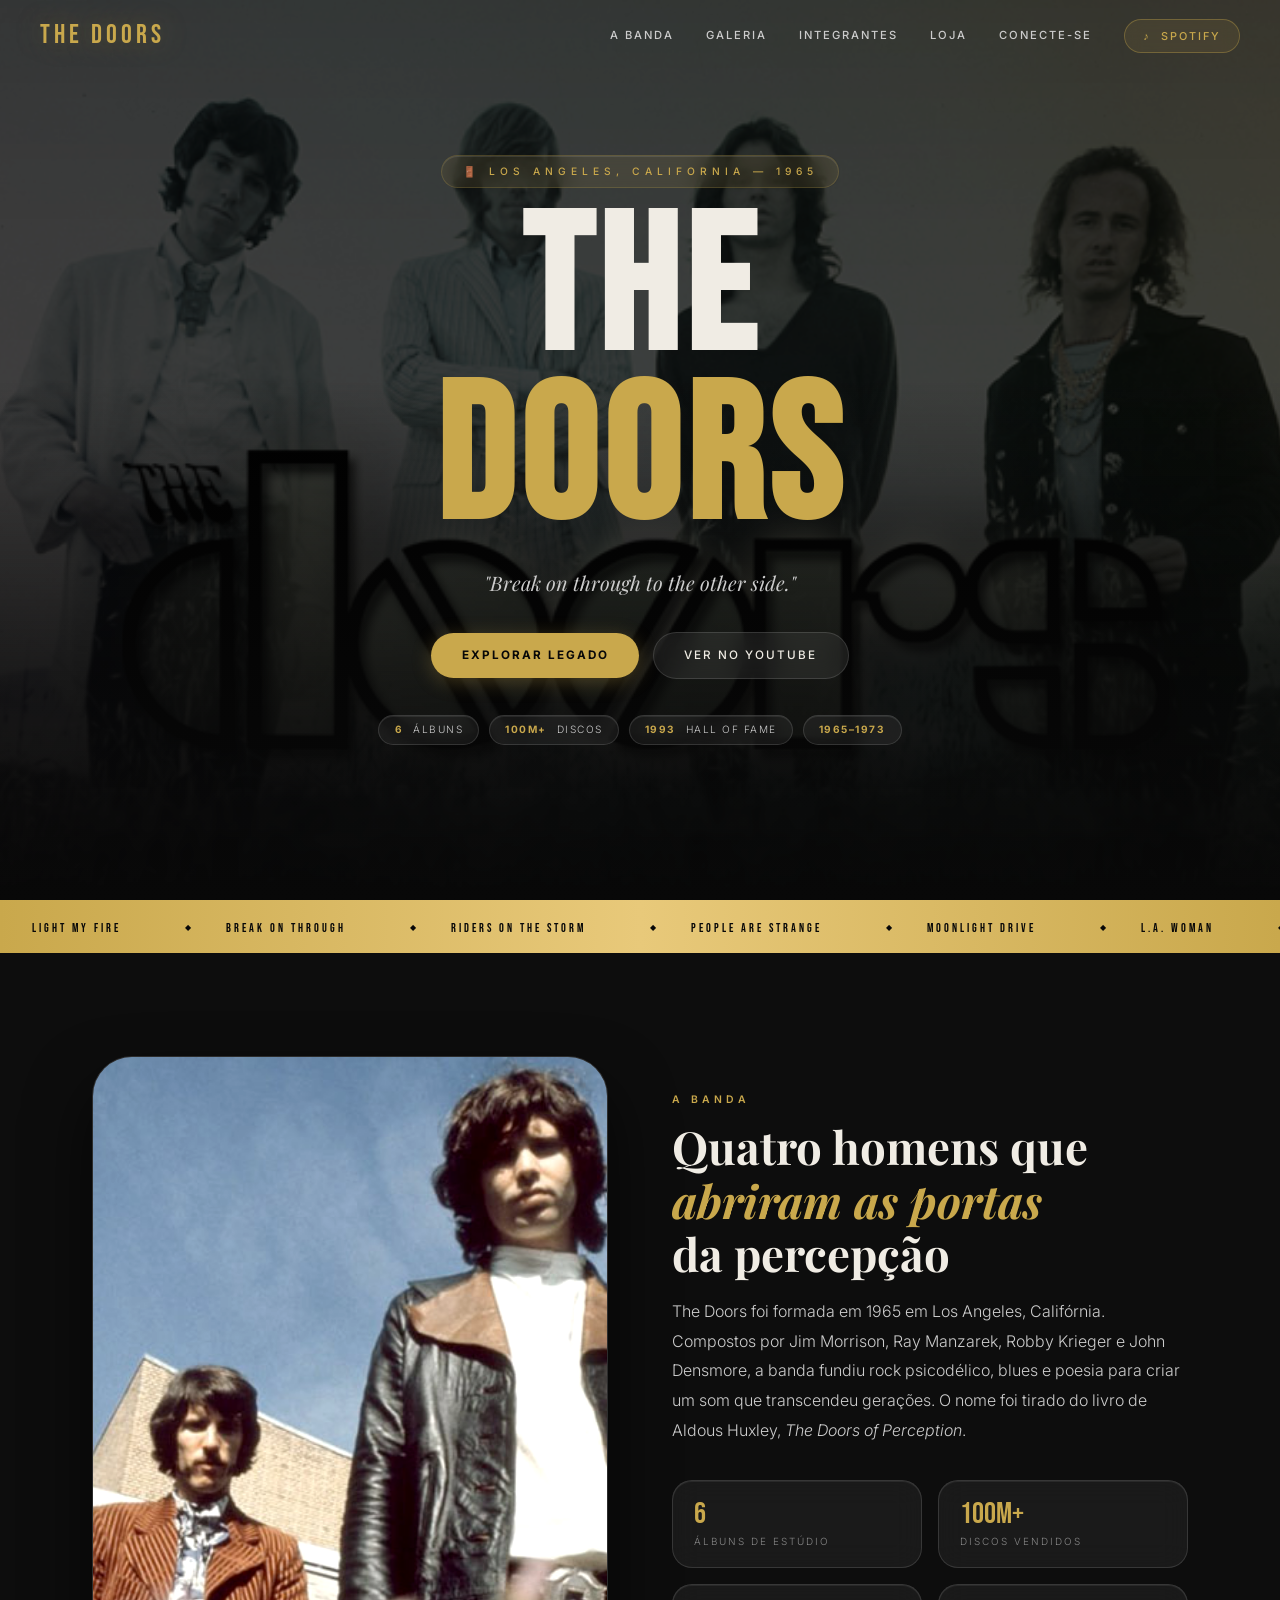
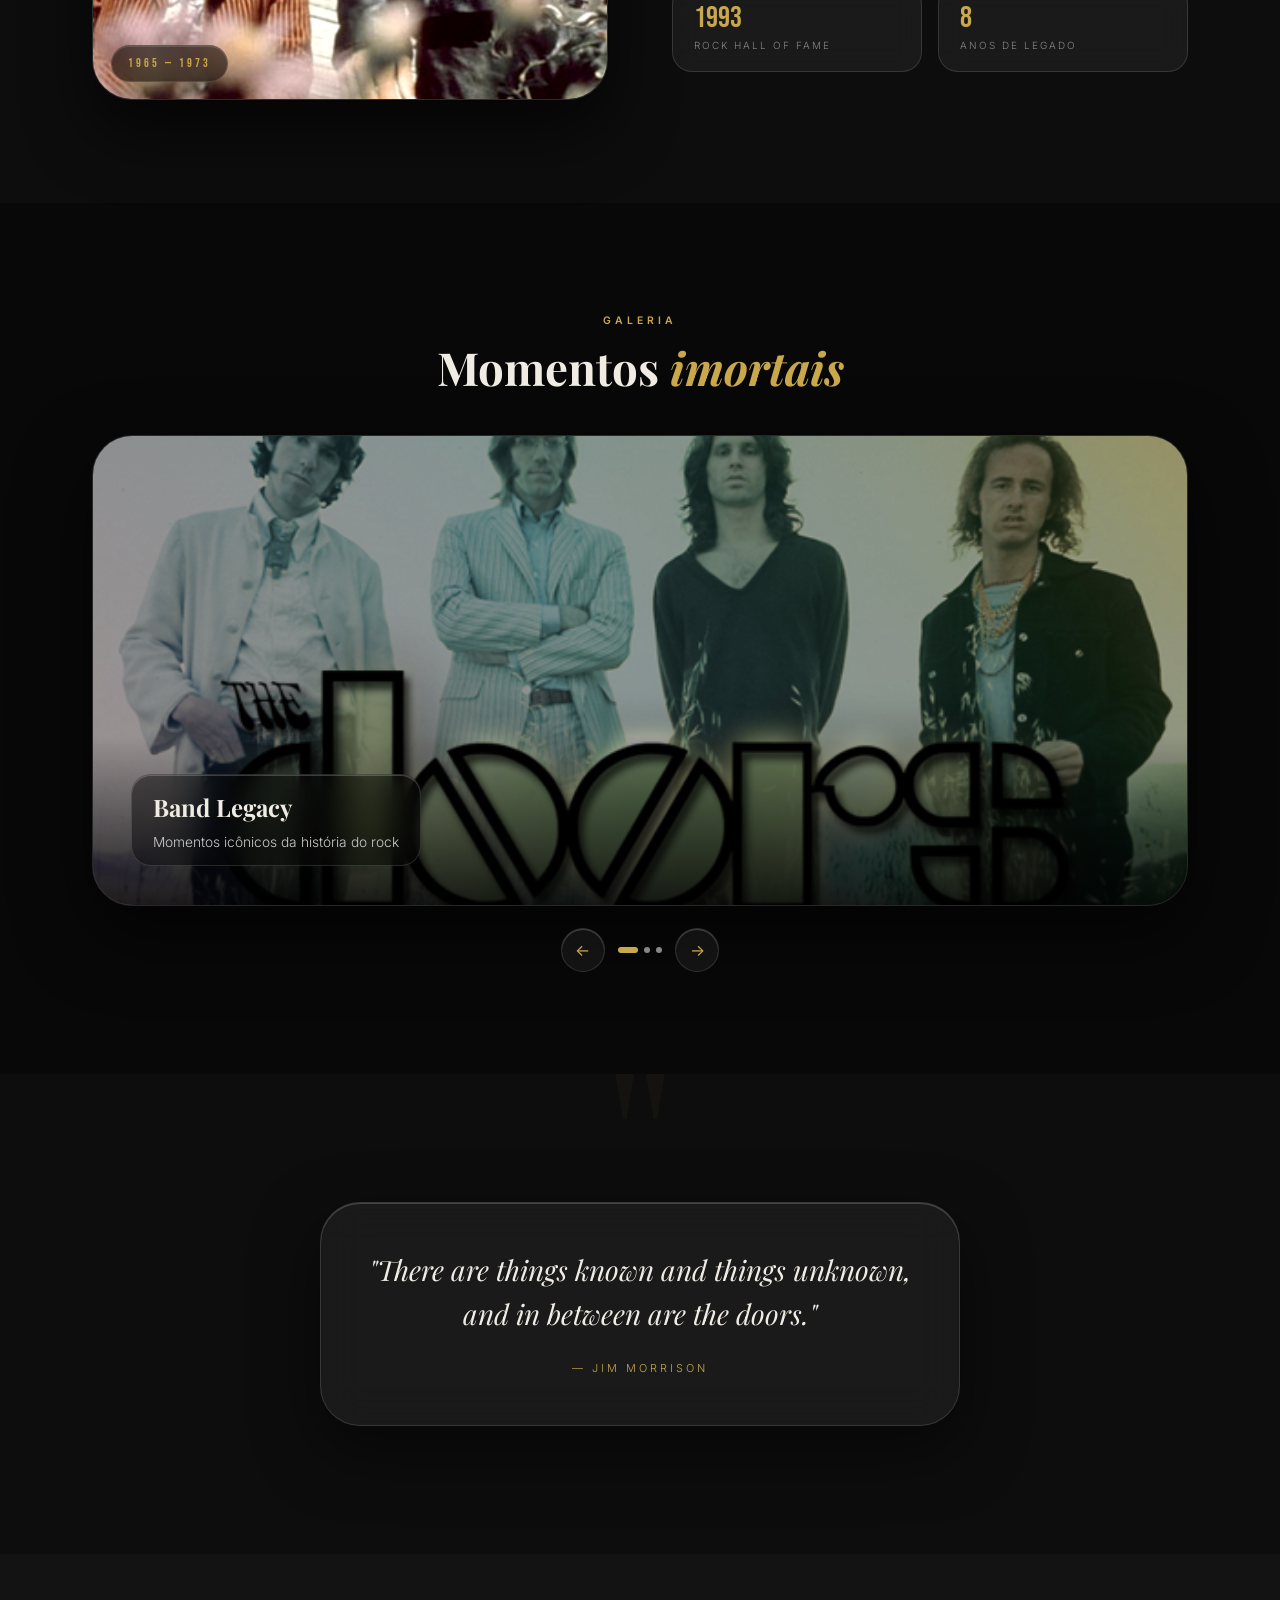
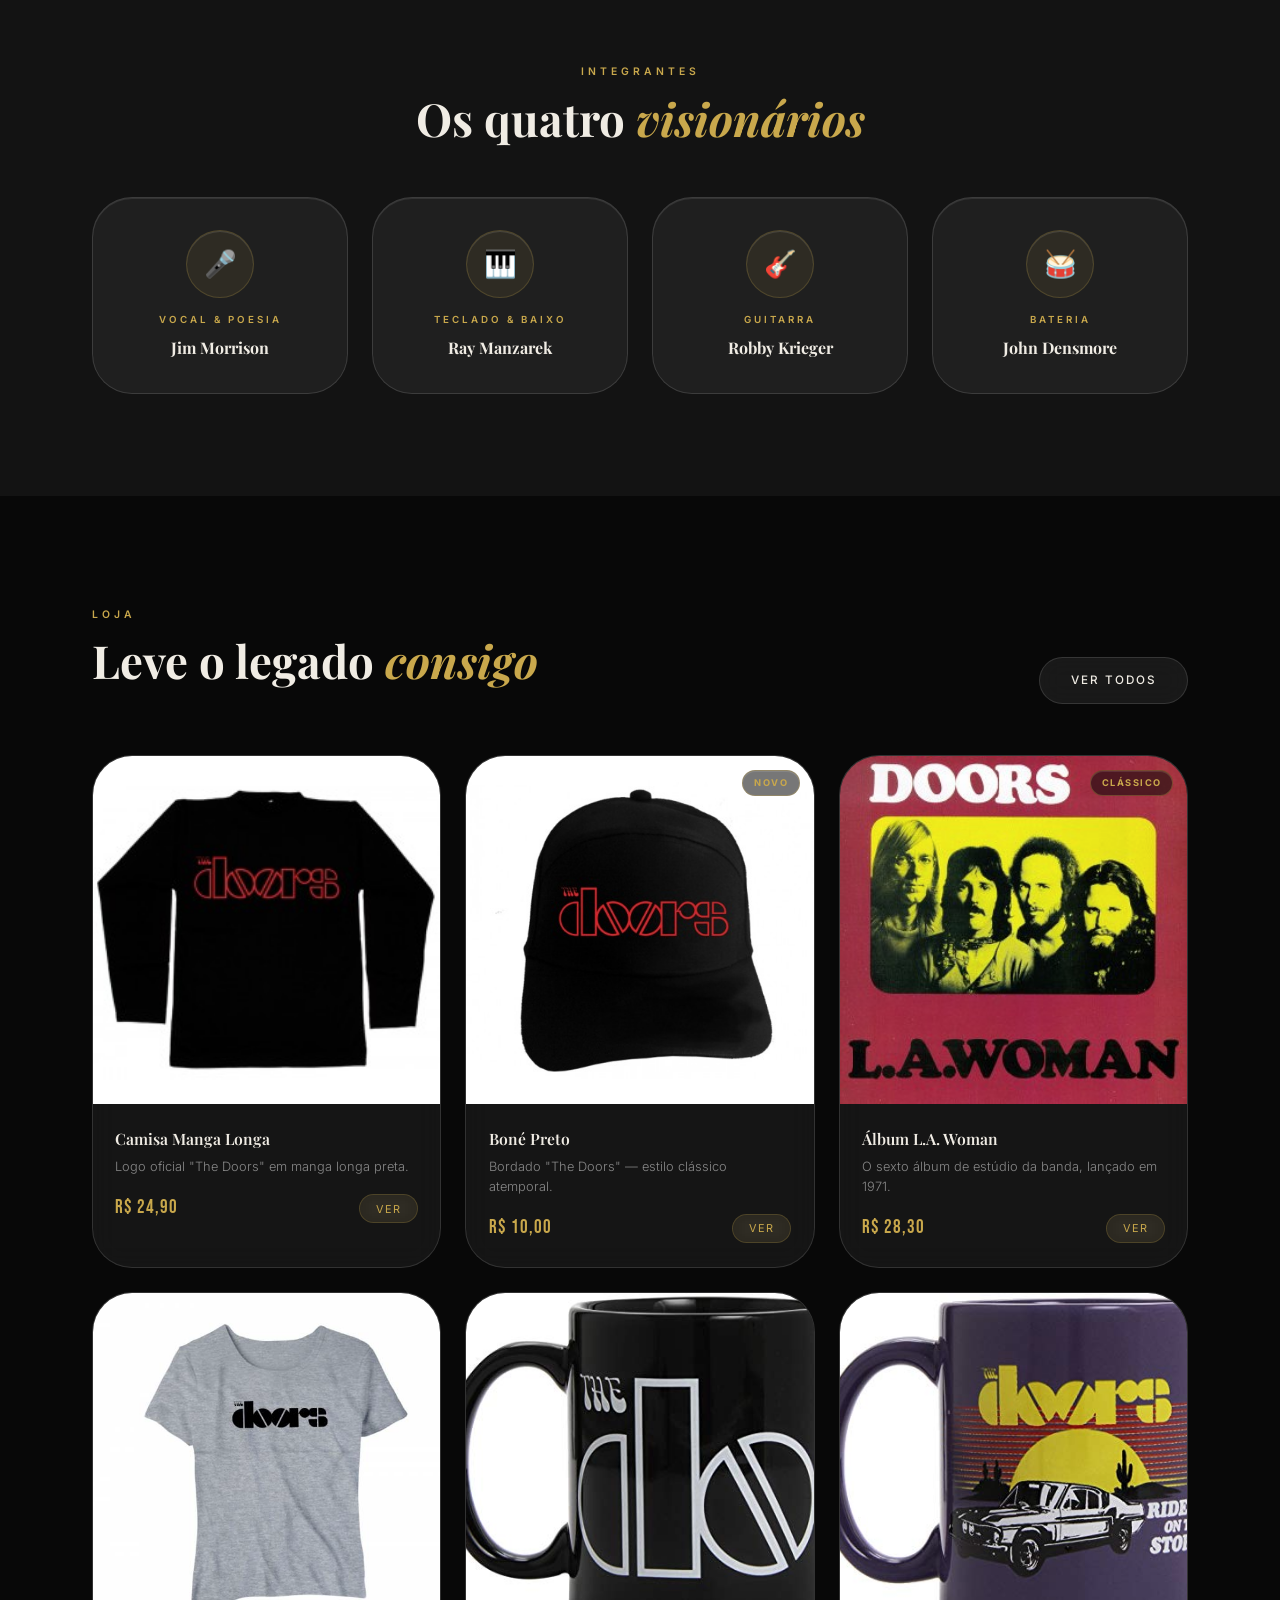
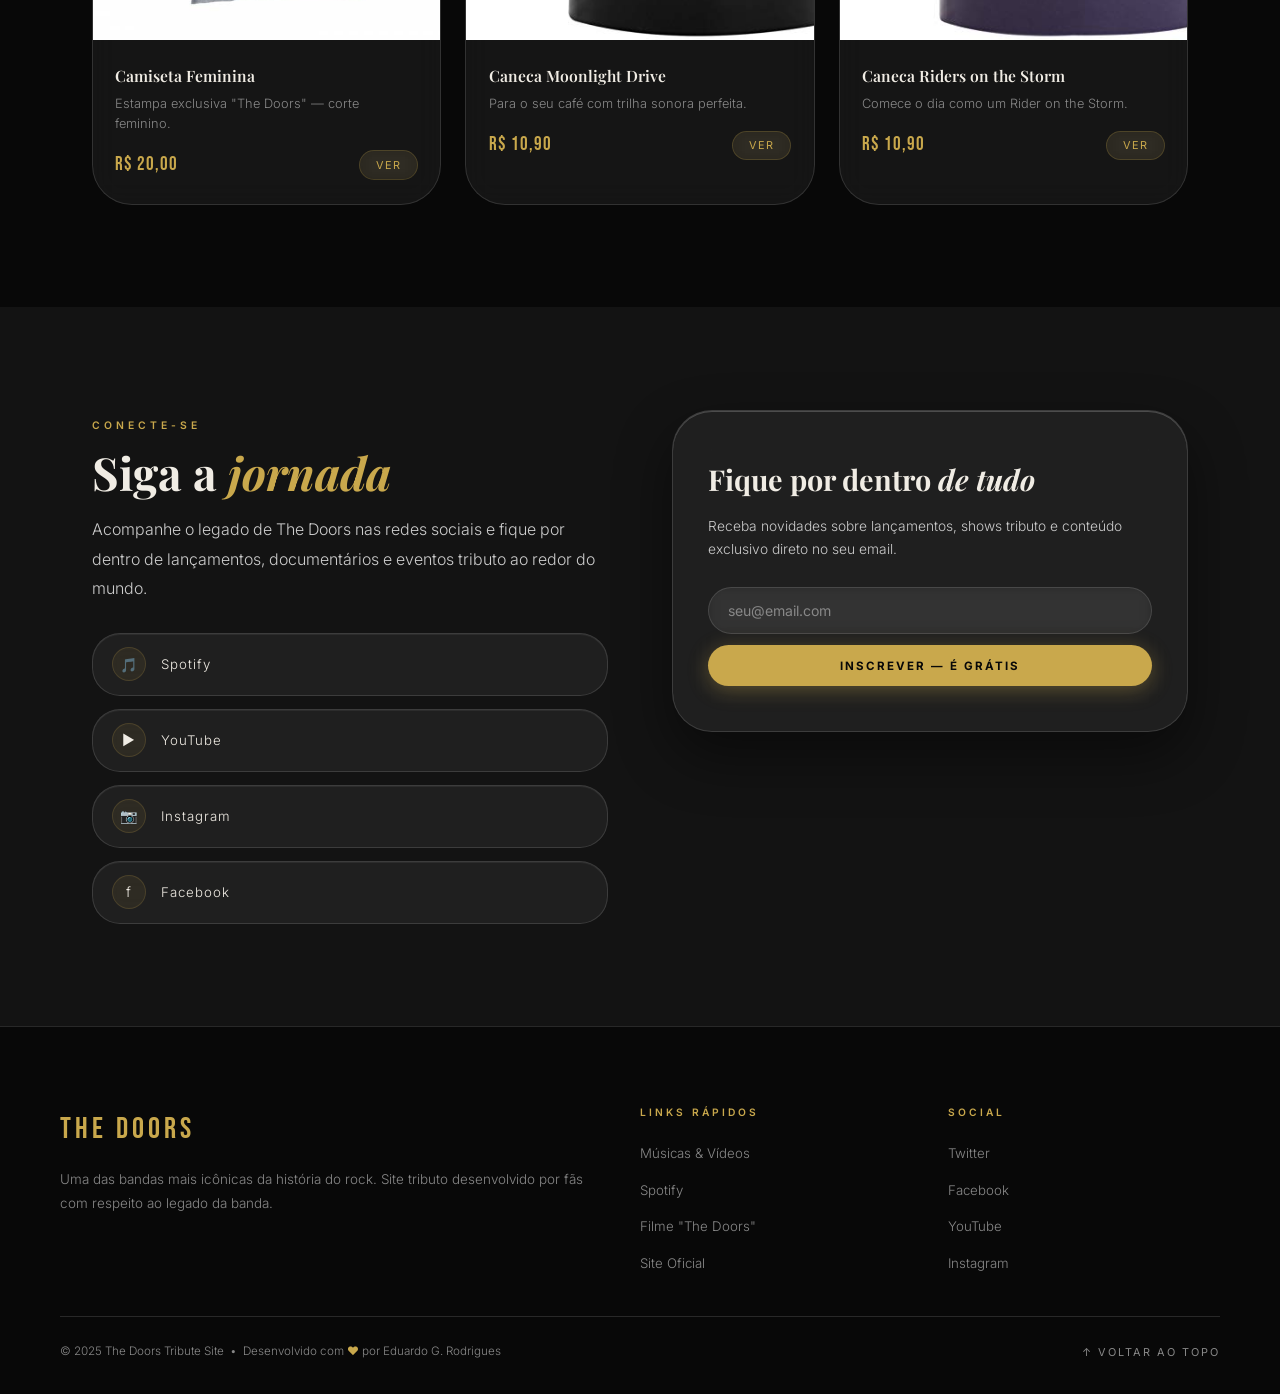
<file: index.html>
<!DOCTYPE html>
<html lang="pt-br">
<head>
  <meta charset="UTF-8">
  <meta name="viewport" content="width=device-width, initial-scale=1.0">
  <meta name="description" content="Site tributo a The Doors — a banda que abriu as portas da percepção.">
  <meta name="author" content="Eduardo G. Rodrigues">
  <title>The Doors — Break On Through</title>
  <link rel="icon" href="imgs/cropped-escape-rooms-adventure-favicon.png">
  <link rel="preconnect" href="https://fonts.googleapis.com">
  <link rel="preconnect" href="https://fonts.gstatic.com" crossorigin>
  <link href="https://fonts.googleapis.com/css2?family=Playfair+Display:ital,wght@0,700;0,900;1,400;1,700&family=Inter:wght@300;400;500;600&family=Bebas+Neue&display=swap" rel="stylesheet">

  <style>
    /* ============================================================
       TOKENS
    ============================================================ */
    *, *::before, *::after { margin: 0; padding: 0; box-sizing: border-box; }

    :root {
      --black:        #080808;
      --dark:         #0d0d0d;
      --dark-mid:     #131313;
      --gold:         #c9a84c;
      --gold-lt:      #e8c97a;
      --gold-dim:     rgba(201,168,76,.12);
      --white:        #f0ece4;
      --gray:         #888;
      --gray-lt:      #ccc;

      /* glass recipe */
      --g-bg:         rgba(255,255,255,.055);
      --g-border:     rgba(255,255,255,.13);
      --g-shine:      rgba(255,255,255,.20);
      --g-blur:       blur(20px) saturate(160%);

      /* radii */
      --r-xs:   8px;
      --r-sm:   14px;
      --r-md:   20px;
      --r-lg:   28px;
      --r-xl:   40px;
      --r-pill: 999px;

      /* layout */
      --nav-h:  72px;
      --max-w:  1160px;

      --f-display: 'Bebas Neue', sans-serif;
      --f-serif:   'Playfair Display', serif;
      --f-body:    'Inter', sans-serif;
    }

    html { scroll-behavior: smooth; scroll-padding-top: var(--nav-h); }

    body {
      background: var(--black);
      color: var(--white);
      font-family: var(--f-body);
      font-weight: 300;
      line-height: 1.7;
      overflow-x: hidden;
    }

    img  { display: block; max-width: 100%; height: auto; }
    a    { color: inherit; text-decoration: none; }
    ul   { list-style: none; }
    button { font-family: var(--f-body); cursor: pointer; }

    ::-webkit-scrollbar       { width: 5px; }
    ::-webkit-scrollbar-track { background: var(--black); }
    ::-webkit-scrollbar-thumb { background: var(--gold); border-radius: var(--r-pill); }

    /* ============================================================
       GLASS UTILITY
    ============================================================ */
    .glass {
      background: var(--g-bg);
      backdrop-filter: var(--g-blur);
      -webkit-backdrop-filter: var(--g-blur);
      border: 1px solid var(--g-border);
      box-shadow: inset 0 1px 0 var(--g-shine), 0 8px 32px rgba(0,0,0,.35);
    }

    /* ============================================================
       LAYOUT
    ============================================================ */
    .wrap {
      width: 100%;
      max-width: var(--max-w);
      margin-inline: auto;
      padding-inline: clamp(1rem, 4vw, 2rem);
    }

    section { padding-block: clamp(4rem, 8vw, 7rem); }

    .section-label {
      display: inline-block;
      font-size: .65rem;
      font-weight: 600;
      letter-spacing: 4px;
      text-transform: uppercase;
      color: var(--gold);
      margin-bottom: .7rem;
    }

    .section-title {
      font-family: var(--f-serif);
      font-size: clamp(1.65rem, 4vw, 2.85rem);
      font-weight: 700;
      line-height: 1.18;
      color: var(--white);
      margin-bottom: 1rem;
    }
    .section-title em { font-style: italic; color: var(--gold); }

    .section-text {
      font-size: clamp(.87rem, 1.6vw, 1rem);
      color: var(--gray-lt);
      line-height: 1.85;
    }

    /* ============================================================
       BUTTONS
    ============================================================ */
    .btn-gold {
      display: inline-flex; align-items: center; gap: .45rem;
      padding: .8rem 1.9rem;
      background: var(--gold);
      color: var(--black);
      font-size: .73rem; font-weight: 700; letter-spacing: 2px;
      text-transform: uppercase;
      border: none; border-radius: var(--r-pill);
      transition: background .25s, transform .2s, box-shadow .25s;
      box-shadow: 0 4px 20px rgba(201,168,76,.3);
      white-space: nowrap;
    }
    .btn-gold:hover { background: var(--gold-lt); transform: translateY(-2px); box-shadow: 0 8px 32px rgba(201,168,76,.45); }

    .btn-ghost {
      display: inline-flex; align-items: center; gap: .45rem;
      padding: .8rem 1.9rem;
      background: rgba(255,255,255,.07);
      backdrop-filter: blur(12px); -webkit-backdrop-filter: blur(12px);
      color: var(--white);
      font-size: .73rem; font-weight: 500; letter-spacing: 2px;
      text-transform: uppercase;
      border: 1px solid var(--g-border); border-radius: var(--r-pill);
      transition: background .25s, border-color .25s, color .25s, box-shadow .25s;
      white-space: nowrap;
    }
    .btn-ghost:hover { background: var(--gold-dim); border-color: var(--gold); color: var(--gold); box-shadow: 0 4px 24px rgba(201,168,76,.18); }

    /* ============================================================
       ★ HEADER / NAVBAR — completamente refeita
         • Sempre visível (sticky comportamento)
         • Transparente no topo
         • Glass ao scrollar
         • Logo e navegação responsiva
    ============================================================ */
    .header {
      position: fixed;
      inset-block-start: 0;
      inset-inline: 0;
      z-index: 999;
      height: var(--nav-h);
      transition:
        background .4s ease,
        backdrop-filter .4s ease,
        border-color .4s ease,
        box-shadow .4s ease;
    }

    /* estado scrollado — glass com backdrop */
    .header.is-glass {
      background: rgba(8,8,8,.65);
      backdrop-filter: blur(26px) saturate(180%);
      -webkit-backdrop-filter: blur(26px) saturate(180%);
      border-bottom: 1px solid var(--g-border);
      box-shadow: 0 2px 52px rgba(0,0,0,.6), inset 0 -1px 0 rgba(255,255,255,.04);
    }

    .header-inner {
      height: 100%;
      display: flex;
      align-items: center;
      justify-content: space-between;
      gap: 1rem;
      padding-inline: clamp(1rem, 4vw, 2.5rem);
    }

    /* logo */
    .header-logo {
      font-family: var(--f-display);
      font-size: clamp(1.35rem, 3vw, 1.7rem);
      letter-spacing: 4px;
      color: var(--gold);
      text-shadow: 0 0 28px rgba(201,168,76,.35);
      flex-shrink: 0;
      line-height: 1;
    }

    /* nav links desktop */
    .header-nav {
      display: none;
      align-items: center;
      gap: clamp(1.2rem, 2.5vw, 2.2rem);
    }

    .header-nav a {
      font-size: .7rem; font-weight: 500;
      letter-spacing: 2px; text-transform: uppercase;
      color: var(--gray-lt);
      position: relative; transition: color .25s;
    }
    .header-nav a::after {
      content: '';
      position: absolute; bottom: -4px; left: 0;
      width: 0; height: 1px;
      background: var(--gold); border-radius: var(--r-pill);
      transition: width .3s;
    }
    .header-nav a:hover        { color: var(--gold); }
    .header-nav a:hover::after { width: 100%; }

    /* CTA pill na navbar */
    .header-cta {
      padding: .42rem 1.15rem;
      background: rgba(201,168,76,.1);
      backdrop-filter: blur(8px);
      border: 1px solid rgba(201,168,76,.35);
      border-radius: var(--r-pill);
      color: var(--gold) !important;
      font-size: .68rem !important; letter-spacing: 1.5px;
      transition: background .25s, color .25s, border-color .25s;
      white-space: nowrap;
    }
    .header-cta:hover { background: var(--gold) !important; color: var(--black) !important; border-color: var(--gold) !important; }
    .header-cta::after { display: none !important; }

    /* hamburger */
    .hamburger {
      display: flex; flex-direction: column;
      justify-content: center; align-items: center;
      gap: 5px;
      width: 42px; height: 42px;
      background: rgba(255,255,255,.06);
      backdrop-filter: blur(10px);
      border: 1px solid var(--g-border);
      border-radius: var(--r-md);
      flex-shrink: 0;
      transition: background .25s;
    }
    .hamburger:hover { background: var(--gold-dim); }
    .hamburger span {
      display: block; width: 20px; height: 1.5px;
      background: var(--gold); border-radius: var(--r-pill);
      transition: transform .3s, opacity .3s;
      transform-origin: center;
    }
    .hamburger.open span:nth-child(1) { transform: translateY(6.5px) rotate(45deg); }
    .hamburger.open span:nth-child(2) { opacity: 0; transform: scaleX(0); }
    .hamburger.open span:nth-child(3) { transform: translateY(-6.5px) rotate(-45deg); }

    /* drawer mobile */
    .nav-drawer {
      position: fixed; inset: 0; z-index: 800;
      background: rgba(8,8,8,.92);
      backdrop-filter: blur(30px) saturate(160%);
      -webkit-backdrop-filter: blur(30px) saturate(160%);
      display: flex; flex-direction: column;
      align-items: center; justify-content: center;
      gap: clamp(1.2rem, 3vh, 1.8rem);
      opacity: 0; pointer-events: none;
      transition: opacity .35s;
    }
    .nav-drawer.open { opacity: 1; pointer-events: all; }

    .nav-drawer a {
      font-family: var(--f-display);
      font-size: clamp(1.8rem, 6vw, 2.4rem);
      letter-spacing: 4px; text-transform: uppercase;
      color: var(--white); transition: color .2s;
    }
    .nav-drawer a:hover { color: var(--gold); }

    .drawer-divider {
      width: 40px; height: 1px;
      background: rgba(255,255,255,.15);
      margin: .4rem 0;
    }

    .drawer-cta {
      padding: .6rem 2rem;
      background: var(--gold-dim);
      border: 1px solid rgba(201,168,76,.4) !important;
      border-radius: var(--r-pill);
      color: var(--gold) !important;
      font-family: var(--f-body) !important;
      font-size: .8rem !important;
      letter-spacing: 2px;
    }
    .drawer-cta:hover { background: var(--gold) !important; color: var(--black) !important; }

    /* responsive */
    @media (min-width: 768px) {
      .header-nav { display: flex; }
      .hamburger  { display: none; }
      .nav-drawer { display: none !important; }
    }

    /* ============================================================
       HERO
    ============================================================ */
    .hero {
      position: relative;
      height: 100svh; min-height: 580px;
      display: flex; align-items: center; justify-content: center;
      text-align: center; overflow: hidden;
    }

    .hero-bg {
      position: absolute; inset: 0;
      background: url('imgs/THEDOORS1.png') center/cover no-repeat;
      filter: brightness(.28) saturate(.5);
      will-change: transform;
    }

    .hero-overlay {
      position: absolute; inset: 0;
      background: linear-gradient(
        to bottom,
        rgba(0,0,0,.15) 0%,
        rgba(0,0,0,.05) 42%,
        rgba(8,8,8,.72) 78%,
        var(--black) 100%
      );
    }

    .hero-content {
      position: relative; z-index: 2;
      max-width: 840px;
      padding-inline: clamp(1rem, 5vw, 2rem);
    }

    .hero-eyebrow {
      display: inline-flex; align-items: center; gap: .5rem;
      padding: .42rem 1.3rem;
      background: rgba(201,168,76,.1);
      backdrop-filter: blur(12px); -webkit-backdrop-filter: blur(12px);
      border: 1px solid rgba(201,168,76,.22);
      border-radius: var(--r-pill);
      font-size: .64rem; font-weight: 500; letter-spacing: 5px;
      text-transform: uppercase; color: var(--gold);
      margin-bottom: 1.3rem;
      box-shadow: inset 0 1px 0 rgba(255,255,255,.1);
    }

    .hero-title {
      font-family: var(--f-display);
      font-size: clamp(4.5rem, 20vw, 12rem);
      line-height: .88; letter-spacing: 6px;
      color: var(--white); text-transform: uppercase;
    }
    .hero-title span { display: block; color: var(--gold); }

    .hero-sub {
      font-family: var(--f-serif); font-style: italic;
      font-size: clamp(.9rem, 2.2vw, 1.25rem);
      color: var(--gray-lt); margin: 1.2rem 0 2rem;
    }

    .hero-actions {
      display: flex; flex-wrap: wrap;
      align-items: center; justify-content: center; gap: .85rem;
    }

    /* badges glass */
    .hero-badges {
      display: flex; flex-wrap: wrap;
      justify-content: center; gap: .6rem;
      margin-top: 2.2rem;
    }
    .hero-badge {
      display: inline-flex; align-items: center; gap: .35rem;
      padding: .35rem .95rem;
      background: rgba(255,255,255,.06);
      backdrop-filter: blur(10px); -webkit-backdrop-filter: blur(10px);
      border: 1px solid var(--g-border); border-radius: var(--r-pill);
      font-size: .63rem; letter-spacing: 1.5px;
      text-transform: uppercase; color: var(--gray-lt);
      box-shadow: inset 0 1px 0 rgba(255,255,255,.08);
    }
    .hero-badge strong { color: var(--gold); }

    /* ============================================================
       MARQUEE
    ============================================================ */
    .marquee-strip {
      background: linear-gradient(90deg, var(--gold) 0%, var(--gold-lt) 50%, var(--gold) 100%);
      padding: .82rem 0; overflow: hidden; white-space: nowrap;
    }
    .marquee-track { display: inline-flex; animation: marquee 30s linear infinite; }
    .marquee-track span {
      font-family: var(--f-display); font-size: .78rem;
      letter-spacing: 3px; color: var(--black);
      padding: 0 2rem; text-transform: uppercase;
    }
    .marquee-track span.dot::before {
      content: '◆'; margin-right: 2rem;
      font-size: .48rem; vertical-align: middle;
    }
    @keyframes marquee { from { transform: translateX(0); } to { transform: translateX(-50%); } }

    /* ============================================================
       ABOUT
    ============================================================ */
    .about { background: var(--dark); }

    .about-grid {
      display: grid;
      grid-template-columns: 1fr;
      gap: clamp(2.5rem, 5vw, 5rem);
      align-items: center;
    }
    @media (min-width: 860px) {
      .about-grid { grid-template-columns: 1fr 1fr; }
    }

    /* ★ Imagem: moldura glass + proporção retrato */
    .about-img-wrap { max-width: 460px; margin-inline: auto; width: 100%; }
    @media (min-width: 860px) { .about-img-wrap { max-width: 100%; margin-inline: 0; } }

    .about-img-frame {
      border-radius: var(--r-xl);
      overflow: hidden;
      border: 1px solid var(--g-border);
      box-shadow:
        inset 0 1px 0 var(--g-shine),
        0 32px 64px rgba(0,0,0,.65);
      position: relative;
    }
    .about-img-box {
      width: 100%; aspect-ratio: 4/5; overflow: hidden;
    }
    .about-img-box img {
      width: 100%; height: 100%;
      object-fit: cover; object-position: center top;
      filter: grayscale(22%) contrast(1.08);
      transition: transform .7s ease;
    }
    .about-img-frame:hover .about-img-box img { transform: scale(1.04); }

    /* tag flutuante glass */
    .about-img-tag {
      position: absolute; bottom: 1.1rem; left: 1.1rem;
      padding: .42rem 1rem;
      background: rgba(8,8,8,.58);
      backdrop-filter: blur(14px) saturate(160%);
      -webkit-backdrop-filter: blur(14px) saturate(160%);
      border: 1px solid var(--g-border); border-radius: var(--r-pill);
      font-family: var(--f-display); font-size: .78rem; letter-spacing: 3px;
      color: var(--gold);
      box-shadow: inset 0 1px 0 rgba(255,255,255,.12);
    }

    /* stat cards glass */
    .about-stats {
      display: grid; grid-template-columns: 1fr 1fr;
      gap: 1rem; margin-top: 2.2rem;
    }
    .stat-card {
      padding: 1.1rem 1.3rem;
      background: var(--g-bg);
      backdrop-filter: blur(14px); -webkit-backdrop-filter: blur(14px);
      border: 1px solid var(--g-border); border-radius: var(--r-md);
      box-shadow: inset 0 1px 0 rgba(255,255,255,.07);
      transition: transform .25s, border-color .25s;
    }
    .stat-card:hover { transform: translateY(-3px); border-color: rgba(201,168,76,.3); }
    .stat-num { font-family: var(--f-display); font-size: 1.9rem; color: var(--gold); line-height: 1; }
    .stat-lbl { font-size: .62rem; letter-spacing: 2px; text-transform: uppercase; color: var(--gray); margin-top: .22rem; }

    /* ============================================================
       GALLERY
    ============================================================ */
    .gallery { background: var(--black); }
    .gallery-header { text-align: center; margin-bottom: 2.5rem; }

    /* ★ Container com bordas arredondadas e glass border */
    .gallery-track-wrap {
      overflow: hidden;
      border-radius: var(--r-xl);
      border: 1px solid var(--g-border);
      box-shadow:
        inset 0 1px 0 var(--g-shine),
        0 28px 72px rgba(0,0,0,.65);
    }

    .gallery-track { display: flex; transition: transform .65s cubic-bezier(.77,0,.175,1); }
    .gallery-slide { min-width: 100%; position: relative; overflow: hidden; }

    /* ★ Proporção por breakpoint */
    .gallery-img-box { width: 100%; aspect-ratio: 4/3; overflow: hidden; }
    @media (min-width: 600px)  { .gallery-img-box { aspect-ratio: 16/9; } }
    @media (min-width: 1024px) { .gallery-img-box { aspect-ratio: 21/9; } }

    .gallery-img-box img {
      width: 100%; height: 100%;
      object-fit: cover; object-position: center;
      filter: brightness(.62);
      transition: transform .7s ease;
    }
    .gallery-slide:hover .gallery-img-box img { transform: scale(1.03); }

    /* caption glass */
    .gallery-caption {
      position: absolute; bottom: 0; left: 0; right: 0;
      padding: clamp(1.2rem, 3vw, 2.5rem);
      background: linear-gradient(to top, rgba(0,0,0,.8), transparent);
    }
    .gallery-caption-pill {
      display: inline-block;
      padding: .7rem 1.3rem;
      background: rgba(8,8,8,.48);
      backdrop-filter: blur(14px) saturate(160%);
      -webkit-backdrop-filter: blur(14px) saturate(160%);
      border: 1px solid var(--g-border); border-radius: var(--r-md);
      box-shadow: inset 0 1px 0 var(--g-shine);
    }
    .gallery-caption-pill h3 {
      font-family: var(--f-serif);
      font-size: clamp(.95rem, 2.5vw, 1.5rem); font-weight: 700;
    }
    .gallery-caption-pill p { font-size: clamp(.72rem, 1.5vw, .86rem); color: var(--gray-lt); margin-top: .2rem; }

    /* controls */
    .gallery-controls {
      display: flex; align-items: center; justify-content: center;
      gap: .8rem; margin-top: 1.4rem;
    }
    .gallery-btn {
      width: 44px; height: 44px;
      background: var(--g-bg); backdrop-filter: blur(12px); -webkit-backdrop-filter: blur(12px);
      border: 1px solid var(--g-border); border-radius: 50%;
      color: var(--gold); font-size: 1rem;
      display: flex; align-items: center; justify-content: center;
      box-shadow: inset 0 1px 0 var(--g-shine);
      transition: background .25s, border-color .25s, transform .2s;
    }
    .gallery-btn:hover { background: var(--gold-dim); border-color: var(--gold); transform: scale(1.1); }

    .gallery-dots { display: flex; gap: .4rem; align-items: center; }
    .gallery-dot {
      width: 6px; height: 6px; border-radius: var(--r-pill);
      background: var(--gray); border: none;
      transition: background .3s, width .3s, transform .3s;
    }
    .gallery-dot.active { background: var(--gold); width: 20px; }

    /* ============================================================
       QUOTE
    ============================================================ */
    .quote-section {
      background: var(--dark);
      padding-block: clamp(5rem, 10vw, 8rem);
      text-align: center; position: relative; overflow: hidden;
    }
    .quote-section::before {
      content: '"';
      position: absolute; top: -5rem; left: 50%; transform: translateX(-50%);
      font-family: var(--f-serif);
      font-size: clamp(8rem, 22vw, 18rem);
      color: rgba(201,168,76,.035); line-height: 1; pointer-events: none;
    }
    .quote-card {
      display: inline-block; max-width: 740px;
      padding: clamp(1.8rem, 4vw, 2.8rem) clamp(1.5rem, 5vw, 3rem);
      background: var(--g-bg);
      backdrop-filter: blur(22px) saturate(160%);
      -webkit-backdrop-filter: blur(22px) saturate(160%);
      border: 1px solid var(--g-border); border-radius: var(--r-xl);
      box-shadow: inset 0 1px 0 var(--g-shine), 0 24px 64px rgba(0,0,0,.5);
      position: relative;
    }
    .quote-text {
      font-family: var(--f-serif); font-style: italic; font-weight: 400;
      font-size: clamp(1.05rem, 3vw, 1.75rem);
      color: var(--white); line-height: 1.55; margin-bottom: 1.1rem;
    }
    .quote-author { font-size: .68rem; letter-spacing: 3px; text-transform: uppercase; color: var(--gold); }

    /* ============================================================
       MEMBERS
    ============================================================ */
    .members { background: var(--dark-mid); }
    .members-header { text-align: center; margin-bottom: clamp(2rem, 4vw, 3.5rem); }

    /* ★ auto-fit: adapta automaticamente de 1 a 4 colunas */
    .members-grid {
      display: grid;
      grid-template-columns: repeat(auto-fit, minmax(200px, 1fr));
      gap: clamp(1rem, 2vw, 1.5rem);
    }

    .member-card {
      text-align: center; padding: clamp(1.4rem, 3vw, 2rem) 1.2rem;
      background: var(--g-bg);
      backdrop-filter: blur(16px) saturate(150%);
      -webkit-backdrop-filter: blur(16px) saturate(150%);
      border: 1px solid var(--g-border); border-radius: var(--r-xl);
      box-shadow: inset 0 1px 0 rgba(255,255,255,.09);
      position: relative; overflow: hidden;
      transition: transform .3s, border-color .3s, box-shadow .3s;
    }
    .member-card::after {
      content: '';
      position: absolute; bottom: 0; left: 0; right: 0; height: 2px;
      background: linear-gradient(90deg, transparent, var(--gold), transparent);
      transform: scaleX(0); transition: transform .4s;
    }
    .member-card:hover {
      transform: translateY(-6px);
      border-color: rgba(201,168,76,.32);
      box-shadow: inset 0 1px 0 rgba(255,255,255,.13), 0 20px 48px rgba(0,0,0,.5);
    }
    .member-card:hover::after { transform: scaleX(1); }

    .member-avatar {
      width: 68px; height: 68px; border-radius: 50%;
      background: rgba(201,168,76,.09);
      border: 1px solid rgba(201,168,76,.22);
      margin: 0 auto .9rem;
      display: flex; align-items: center; justify-content: center;
      font-size: 1.65rem;
      box-shadow: inset 0 1px 0 rgba(255,255,255,.12);
    }
    .member-role {
      font-size: .61rem; font-weight: 600; letter-spacing: 3px;
      text-transform: uppercase; color: var(--gold); margin-bottom: .3rem;
    }
    .member-name { font-family: var(--f-serif); font-size: 1rem; font-weight: 700; }

    /* ============================================================
       STORE
    ============================================================ */
    .store { background: var(--black); }

    .store-head {
      display: flex; flex-direction: column; gap: 1.1rem;
      margin-bottom: clamp(2rem, 4vw, 3.2rem);
    }
    @media (min-width: 640px) {
      .store-head { flex-direction: row; align-items: flex-end; justify-content: space-between; }
    }

    /* ★ auto-fit: 1 col mobile → 2 cols tablet → 3 cols desktop */
    .store-grid {
      display: grid;
      grid-template-columns: repeat(auto-fit, minmax(260px, 1fr));
      gap: clamp(1rem, 2vw, 1.5rem);
    }

    .product-card {
      background: var(--g-bg);
      backdrop-filter: blur(14px); -webkit-backdrop-filter: blur(14px);
      border: 1px solid var(--g-border); border-radius: var(--r-xl);
      overflow: hidden;
      box-shadow: inset 0 1px 0 rgba(255,255,255,.06);
      transition: transform .3s, border-color .3s, box-shadow .3s;
    }
    .product-card:hover {
      transform: translateY(-5px);
      border-color: rgba(201,168,76,.28);
      box-shadow: inset 0 1px 0 rgba(255,255,255,.1), 0 20px 52px rgba(0,0,0,.52);
    }

    /* ★ Imagem quadrada uniforme */
    .product-img-box {
      position: relative; width: 100%; aspect-ratio: 1; overflow: hidden;
    }
    .product-img-box img {
      width: 100%; height: 100%;
      object-fit: cover; object-position: center;
      filter: grayscale(12%);
      transition: transform .55s, filter .45s;
    }
    .product-card:hover .product-img-box img { transform: scale(1.07); filter: grayscale(0%); }

    /* badge glass sobre imagem */
    .product-badge {
      position: absolute; top: .85rem; right: .85rem;
      padding: .26rem .68rem;
      background: rgba(8,8,8,.55);
      backdrop-filter: blur(12px); -webkit-backdrop-filter: blur(12px);
      border: 1px solid rgba(201,168,76,.32); border-radius: var(--r-pill);
      color: var(--gold); font-size: .58rem; font-weight: 700;
      letter-spacing: 1.5px; text-transform: uppercase;
      box-shadow: inset 0 1px 0 rgba(255,255,255,.1);
    }

    .product-info { padding: clamp(1rem, 2vw, 1.4rem); }
    .product-name { font-family: var(--f-serif); font-size: .98rem; font-weight: 600; margin-bottom: .28rem; }
    .product-desc { font-size: .8rem; color: var(--gray); line-height: 1.55; margin-bottom: .95rem; }
    .product-footer { display: flex; align-items: center; justify-content: space-between; }
    .product-price { font-family: var(--f-display); font-size: 1.2rem; color: var(--gold); letter-spacing: 1px; }
    .product-btn {
      padding: .42rem 1rem;
      background: rgba(201,168,76,.09);
      backdrop-filter: blur(8px);
      border: 1px solid rgba(201,168,76,.22); border-radius: var(--r-pill);
      color: var(--gold); font-size: .68rem; letter-spacing: 1px; text-transform: uppercase;
      transition: background .25s, color .25s, border-color .25s;
    }
    .product-btn:hover { background: var(--gold); border-color: var(--gold); color: var(--black); }

    /* ============================================================
       CONNECT
    ============================================================ */
    .connect { background: var(--dark-mid); }

    .connect-grid {
      display: grid; grid-template-columns: 1fr;
      gap: clamp(2.5rem, 5vw, 4.5rem);
    }
    @media (min-width: 860px) { .connect-grid { grid-template-columns: 1fr 1fr; align-items: start; } }

    .social-list { display: flex; flex-direction: column; gap: .8rem; margin-top: 1.8rem; }
    .social-item {
      display: flex; align-items: center; gap: .9rem;
      padding: .85rem 1.2rem;
      background: var(--g-bg);
      backdrop-filter: blur(14px); -webkit-backdrop-filter: blur(14px);
      border: 1px solid var(--g-border); border-radius: var(--r-lg);
      font-size: .83rem; letter-spacing: 1px;
      box-shadow: inset 0 1px 0 rgba(255,255,255,.06);
      transition: border-color .25s, background .25s, color .25s, transform .22s;
    }
    .social-item:hover {
      border-color: rgba(201,168,76,.32);
      background: rgba(201,168,76,.06);
      color: var(--gold); transform: translateX(5px);
    }
    .social-icon {
      width: 34px; height: 34px; border-radius: 50%;
      background: rgba(201,168,76,.09);
      border: 1px solid rgba(201,168,76,.18);
      display: flex; align-items: center; justify-content: center;
      font-size: .88rem; flex-shrink: 0;
    }

    /* newsletter card glass */
    .newsletter-card {
      background: var(--g-bg);
      backdrop-filter: blur(22px) saturate(160%);
      -webkit-backdrop-filter: blur(22px) saturate(160%);
      border: 1px solid var(--g-border); border-radius: var(--r-xl);
      padding: clamp(1.8rem, 4vw, 2.8rem) clamp(1.5rem, 4vw, 2.2rem);
      box-shadow: inset 0 1px 0 var(--g-shine), 0 24px 56px rgba(0,0,0,.45);
    }
    .newsletter-card h3 {
      font-family: var(--f-serif);
      font-size: clamp(1.3rem, 3vw, 1.8rem); font-weight: 700; margin-bottom: .65rem;
    }
    .newsletter-card p { font-size: .86rem; color: var(--gray-lt); margin-bottom: 1.6rem; line-height: 1.7; }
    .newsletter-form { display: flex; flex-direction: column; gap: .7rem; }
    .newsletter-input {
      background: rgba(255,255,255,.04);
      backdrop-filter: blur(8px);
      border: 1px solid var(--g-border); border-radius: var(--r-lg);
      padding: .86rem 1.15rem; color: var(--white);
      font-family: var(--f-body); font-size: .88rem; outline: none;
      transition: border-color .25s, background .25s; width: 100%;
    }
    .newsletter-input:focus { border-color: rgba(201,168,76,.48); background: rgba(201,168,76,.04); }
    .newsletter-input::placeholder { color: var(--gray); }
    .newsletter-btn {
      padding: .86rem; background: var(--gold); color: var(--black);
      font-size: .72rem; font-weight: 700; letter-spacing: 2px; text-transform: uppercase;
      border: none; border-radius: var(--r-pill);
      box-shadow: 0 4px 20px rgba(201,168,76,.35);
      transition: background .25s, box-shadow .25s;
    }
    .newsletter-btn:hover { background: var(--gold-lt); box-shadow: 0 6px 28px rgba(201,168,76,.5); }

    /* ============================================================
       FOOTER
    ============================================================ */
    footer {
      background: var(--black);
      border-top: 1px solid var(--g-border);
      padding: clamp(3rem, 6vw, 5rem) clamp(1rem, 4vw, 2rem) 2rem;
    }

    .footer-grid {
      display: grid;
      grid-template-columns: 1fr;
      gap: 2.2rem;
      max-width: var(--max-w); margin-inline: auto;
      margin-bottom: 2.5rem;
    }
    @media (min-width: 600px) { .footer-grid { grid-template-columns: 2fr 1fr 1fr; } }

    .footer-brand {
      font-family: var(--f-display); font-size: 1.85rem;
      letter-spacing: 4px; color: var(--gold); margin-bottom: .8rem;
    }
    .footer-desc { font-size: .84rem; color: var(--gray); line-height: 1.8; }

    .footer-col h5 {
      font-size: .64rem; font-weight: 600; letter-spacing: 3px;
      text-transform: uppercase; color: var(--gold); margin-bottom: 1.1rem;
    }
    .footer-col ul { display: flex; flex-direction: column; gap: .58rem; }
    .footer-col a { font-size: .83rem; color: var(--gray); transition: color .25s; }
    .footer-col a:hover { color: var(--gold); }

    .footer-bottom {
      max-width: var(--max-w); margin-inline: auto;
      padding-top: 1.6rem; border-top: 1px solid var(--g-border);
      display: flex; flex-wrap: wrap;
      align-items: center; justify-content: space-between; gap: .8rem;
    }
    .footer-credit { font-size: .73rem; color: var(--gray); }
    .footer-credit span { color: var(--gold); }

    .back-to-top {
      background: none; border: none;
      font-size: .68rem; letter-spacing: 2px; text-transform: uppercase;
      color: var(--gray); transition: color .25s;
    }
    .back-to-top:hover { color: var(--gold); }

    /* ============================================================
       ENTRANCE ANIMATION BASE
    ============================================================ */
    .reveal {
      opacity: 0; transform: translateY(22px);
      transition: opacity .6s ease, transform .6s ease;
    }
    .reveal.visible { opacity: 1; transform: translateY(0); }
  </style>
</head>
<body>

  <!-- ============================================================
       HEADER
  ============================================================ -->
  <header class="header" id="header">
    <div class="header-inner">

      <a href="#hero" class="header-logo">The Doors</a>

      <nav class="header-nav" aria-label="Navegação principal">
        <a href="#about">A Banda</a>
        <a href="#gallery">Galeria</a>
        <a href="#members">Integrantes</a>
        <a href="#store">Loja</a>
        <a href="#connect">Conecte-se</a>
        <a href="https://open.spotify.com/artist/22WZ7M8sxp5THdruNY3gXt"
           target="_blank" rel="noopener" class="header-cta">
          ♪ &nbsp;Spotify
        </a>
      </nav>

      <button class="hamburger" id="hamburger" aria-label="Abrir menu" aria-expanded="false">
        <span></span><span></span><span></span>
      </button>

    </div>
  </header>

  <!-- Drawer mobile -->
  <div class="nav-drawer" id="drawer" role="dialog" aria-modal="true" aria-label="Menu mobile">
    <a href="#about"    onclick="closeDrawer()">A Banda</a>
    <a href="#gallery"  onclick="closeDrawer()">Galeria</a>
    <a href="#members"  onclick="closeDrawer()">Integrantes</a>
    <a href="#store"    onclick="closeDrawer()">Loja</a>
    <a href="#connect"  onclick="closeDrawer()">Conecte-se</a>
    <div class="drawer-divider"></div>
    <a href="https://open.spotify.com/artist/22WZ7M8sxp5THdruNY3gXt"
       target="_blank" rel="noopener" class="drawer-cta">♪ &nbsp;Ouvir no Spotify</a>
  </div>

  <!-- ============================================================
       HERO
  ============================================================ -->
  <section class="hero" id="hero">
    <div class="hero-bg" id="heroBg"></div>
    <div class="hero-overlay"></div>
    <div class="hero-content">
      <div class="hero-eyebrow">🚪 Los Angeles, California — 1965</div>
      <h1 class="hero-title">The<span>Doors</span></h1>
      <p class="hero-sub">"Break on through to the other side."</p>
      <div class="hero-actions">
        <a href="#gallery" class="btn-gold">Explorar legado</a>
        <a href="https://www.youtube.com/user/thedoors" target="_blank" rel="noopener" class="btn-ghost">Ver no YouTube</a>
      </div>
      <div class="hero-badges">
        <span class="hero-badge"><strong>6</strong>&nbsp;Álbuns</span>
        <span class="hero-badge"><strong>100M+</strong>&nbsp;Discos</span>
        <span class="hero-badge"><strong>1993</strong>&nbsp;Hall of Fame</span>
        <span class="hero-badge"><strong>1965–1973</strong></span>
      </div>
    </div>
  </section>

  <!-- MARQUEE -->
  <div class="marquee-strip" aria-hidden="true">
    <div class="marquee-track">
      <span>Light My Fire</span>
      <span class="dot">Break on Through</span>
      <span class="dot">Riders on the Storm</span>
      <span class="dot">People Are Strange</span>
      <span class="dot">Moonlight Drive</span>
      <span class="dot">L.A. Woman</span>
      <span class="dot">The End</span>
      <span class="dot">Love Her Madly</span>
      <span class="dot">Light My Fire</span>
      <span class="dot">Break on Through</span>
      <span class="dot">Riders on the Storm</span>
      <span class="dot">People Are Strange</span>
      <span class="dot">Moonlight Drive</span>
      <span class="dot">L.A. Woman</span>
      <span class="dot">The End</span>
      <span class="dot">Love Her Madly</span>
    </div>
  </div>

  <!-- ============================================================
       ABOUT
  ============================================================ -->
  <section class="about" id="about">
    <div class="wrap">
      <div class="about-grid">

        <div class="about-img-wrap reveal">
          <div class="about-img-frame">
            <div class="about-img-box">
              <img src="imgs/THEDOORS2.jpg" alt="The Doors — Live Performance" loading="lazy">
            </div>
            <div class="about-img-tag">1965 — 1973</div>
          </div>
        </div>

        <div class="about-text">
          <span class="section-label">A Banda</span>
          <h2 class="section-title">
            Quatro homens que<br>
            <em>abriram as portas</em><br>
            da percepção
          </h2>
          <p class="section-text">
            The Doors foi formada em 1965 em Los Angeles, Califórnia. Compostos por
            Jim Morrison, Ray Manzarek, Robby Krieger e John Densmore, a banda
            fundiu rock psicodélico, blues e poesia para criar um som que transcendeu
            gerações. O nome foi tirado do livro de Aldous Huxley,
            <em>The Doors of Perception</em>.
          </p>
          <div class="about-stats">
            <div class="stat-card reveal"><div class="stat-num">6</div><div class="stat-lbl">Álbuns de estúdio</div></div>
            <div class="stat-card reveal"><div class="stat-num">100M+</div><div class="stat-lbl">Discos vendidos</div></div>
            <div class="stat-card reveal"><div class="stat-num">1993</div><div class="stat-lbl">Rock Hall of Fame</div></div>
            <div class="stat-card reveal"><div class="stat-num">8</div><div class="stat-lbl">Anos de legado</div></div>
          </div>
        </div>

      </div>
    </div>
  </section>

  <!-- ============================================================
       GALLERY
  ============================================================ -->
  <section class="gallery" id="gallery">
    <div class="wrap">
      <div class="gallery-header">
        <span class="section-label">Galeria</span>
        <h2 class="section-title">Momentos <em>imortais</em></h2>
      </div>

      <div class="gallery-track-wrap">
        <div class="gallery-track" id="galleryTrack">

          <div class="gallery-slide">
            <div class="gallery-img-box">
              <img src="imgs/THEDOORS1.png" alt="The Doors — Band Legacy" loading="lazy">
            </div>
            <div class="gallery-caption">
              <div class="gallery-caption-pill">
                <h3>Band Legacy</h3>
                <p>Momentos icônicos da história do rock</p>
              </div>
            </div>
          </div>

          <div class="gallery-slide">
            <div class="gallery-img-box">
              <img src="imgs/THEDOORS2.jpg" alt="The Doors — Live Performance" loading="lazy">
            </div>
            <div class="gallery-caption">
              <div class="gallery-caption-pill">
                <h3>Live Performance</h3>
                <p>Rompendo para o outro lado</p>
              </div>
            </div>
          </div>

          <div class="gallery-slide">
            <div class="gallery-img-box">
              <img src="imgs/THEDOORS3.jpg" alt="The Doors — Cultural Icon" loading="lazy">
            </div>
            <div class="gallery-caption">
              <div class="gallery-caption-pill">
                <h3>Cultural Icon</h3>
                <p>A lenda viva do rock</p>
              </div>
            </div>
          </div>

        </div>
      </div>

      <div class="gallery-controls">
        <button class="gallery-btn" id="galleryPrev" aria-label="Slide anterior">&#8592;</button>
        <div class="gallery-dots" role="tablist">
          <button class="gallery-dot active" data-index="0" aria-label="Slide 1"></button>
          <button class="gallery-dot"        data-index="1" aria-label="Slide 2"></button>
          <button class="gallery-dot"        data-index="2" aria-label="Slide 3"></button>
        </div>
        <button class="gallery-btn" id="galleryNext" aria-label="Próximo slide">&#8594;</button>
      </div>
    </div>
  </section>

  <!-- ============================================================
       QUOTE
  ============================================================ -->
  <div class="quote-section">
    <div class="quote-card reveal">
      <p class="quote-text">
        "There are things known and things unknown,<br>
        and in between are the doors."
      </p>
      <span class="quote-author">— Jim Morrison</span>
    </div>
  </div>

  <!-- ============================================================
       MEMBERS
  ============================================================ -->
  <section class="members" id="members">
    <div class="wrap">
      <div class="members-header">
        <span class="section-label">Integrantes</span>
        <h2 class="section-title">Os quatro <em>visionários</em></h2>
      </div>
      <div class="members-grid">
        <div class="member-card reveal">
          <div class="member-avatar">🎤</div>
          <div class="member-role">Vocal &amp; Poesia</div>
          <div class="member-name">Jim Morrison</div>
        </div>
        <div class="member-card reveal">
          <div class="member-avatar">🎹</div>
          <div class="member-role">Teclado &amp; Baixo</div>
          <div class="member-name">Ray Manzarek</div>
        </div>
        <div class="member-card reveal">
          <div class="member-avatar">🎸</div>
          <div class="member-role">Guitarra</div>
          <div class="member-name">Robby Krieger</div>
        </div>
        <div class="member-card reveal">
          <div class="member-avatar">🥁</div>
          <div class="member-role">Bateria</div>
          <div class="member-name">John Densmore</div>
        </div>
      </div>
    </div>
  </section>

  <!-- ============================================================
       STORE
  ============================================================ -->
  <section class="store" id="store">
    <div class="wrap">
      <div class="store-head">
        <div>
          <span class="section-label">Loja</span>
          <h2 class="section-title">Leve o legado <em>consigo</em></h2>
        </div>
        <a href="#" class="btn-ghost">Ver todos</a>
      </div>

      <div class="store-grid">

        <div class="product-card reveal">
          <div class="product-img-box">
            <img src="imgs/the-doors-long-sleeve-logo.jpg" alt="Camisa Manga Longa" loading="lazy">
          </div>
          <div class="product-info">
            <div class="product-name">Camisa Manga Longa</div>
            <div class="product-desc">Logo oficial "The Doors" em manga longa preta.</div>
            <div class="product-footer">
              <span class="product-price">R$ 24,90</span>
              <button class="product-btn">Ver</button>
            </div>
          </div>
        </div>

        <div class="product-card reveal">
          <div class="product-img-box">
            <img src="imgs/the-doors-chapeu-logo.jpg" alt="Boné The Doors" loading="lazy">
            <span class="product-badge">Novo</span>
          </div>
          <div class="product-info">
            <div class="product-name">Boné Preto</div>
            <div class="product-desc">Bordado "The Doors" — estilo clássico atemporal.</div>
            <div class="product-footer">
              <span class="product-price">R$ 10,00</span>
              <button class="product-btn">Ver</button>
            </div>
          </div>
        </div>

        <div class="product-card reveal">
          <div class="product-img-box">
            <img src="imgs/The_Doors_-_L.A._Woman.jpg" alt="Álbum L.A. Woman" loading="lazy">
            <span class="product-badge">Clássico</span>
          </div>
          <div class="product-info">
            <div class="product-name">Álbum L.A. Woman</div>
            <div class="product-desc">O sexto álbum de estúdio da banda, lançado em 1971.</div>
            <div class="product-footer">
              <span class="product-price">R$ 28,30</span>
              <button class="product-btn">Ver</button>
            </div>
          </div>
        </div>

        <div class="product-card reveal">
          <div class="product-img-box">
            <img src="imgs/produtos_macfly_estampas_4545.jpg" alt="Camiseta Feminina" loading="lazy">
          </div>
          <div class="product-info">
            <div class="product-name">Camiseta Feminina</div>
            <div class="product-desc">Estampa exclusiva "The Doors" — corte feminino.</div>
            <div class="product-footer">
              <span class="product-price">R$ 20,00</span>
              <button class="product-btn">Ver</button>
            </div>
          </div>
        </div>

        <div class="product-card reveal">
          <div class="product-img-box">
            <img src="imgs/614x4cjztyL._SX450_.jpg" alt="Caneca Moonlight Drive" loading="lazy">
          </div>
          <div class="product-info">
            <div class="product-name">Caneca Moonlight Drive</div>
            <div class="product-desc">Para o seu café com trilha sonora perfeita.</div>
            <div class="product-footer">
              <span class="product-price">R$ 10,90</span>
              <button class="product-btn">Ver</button>
            </div>
          </div>
        </div>

        <div class="product-card reveal">
          <div class="product-img-box">
            <img src="imgs/718Y5MOQf1L._SX450_.jpg" alt="Caneca Riders on the Storm" loading="lazy">
          </div>
          <div class="product-info">
            <div class="product-name">Caneca Riders on the Storm</div>
            <div class="product-desc">Comece o dia como um Rider on the Storm.</div>
            <div class="product-footer">
              <span class="product-price">R$ 10,90</span>
              <button class="product-btn">Ver</button>
            </div>
          </div>
        </div>

      </div>
    </div>
  </section>

  <!-- ============================================================
       CONNECT
  ============================================================ -->
  <section class="connect" id="connect">
    <div class="wrap">
      <div class="connect-grid">

        <div>
          <span class="section-label">Conecte-se</span>
          <h2 class="section-title">Siga a <em>jornada</em></h2>
          <p class="section-text">
            Acompanhe o legado de The Doors nas redes sociais e fique por dentro
            de lançamentos, documentários e eventos tributo ao redor do mundo.
          </p>
          <ul class="social-list">
            <li><a href="https://open.spotify.com/artist/22WZ7M8sxp5THdruNY3gXt" target="_blank" rel="noopener" class="social-item reveal"><span class="social-icon">🎵</span>Spotify</a></li>
            <li><a href="https://www.youtube.com/user/thedoors"                   target="_blank" rel="noopener" class="social-item reveal"><span class="social-icon">▶</span>YouTube</a></li>
            <li><a href="https://www.instagram.com/thedoors/"                     target="_blank" rel="noopener" class="social-item reveal"><span class="social-icon">📷</span>Instagram</a></li>
            <li><a href="https://pt-br.facebook.com/thedoors/"                    target="_blank" rel="noopener" class="social-item reveal"><span class="social-icon">f</span>Facebook</a></li>
          </ul>
        </div>

        <div class="newsletter-card reveal">
          <h3>Fique por dentro <em>de tudo</em></h3>
          <p>Receba novidades sobre lançamentos, shows tributo e conteúdo exclusivo direto no seu email.</p>
          <form class="newsletter-form" onsubmit="return false;">
            <input type="email" placeholder="seu@email.com" class="newsletter-input" required>
            <button type="submit" class="newsletter-btn">Inscrever — é grátis</button>
          </form>
        </div>

      </div>
    </div>
  </section>

  <!-- ============================================================
       FOOTER
  ============================================================ -->
  <footer>
    <div class="footer-grid">
      <div>
        <div class="footer-brand">The Doors</div>
        <p class="footer-desc">
          Uma das bandas mais icônicas da história do rock. Site tributo
          desenvolvido por fãs com respeito ao legado da banda.
        </p>
      </div>
      <div class="footer-col">
        <h5>Links rápidos</h5>
        <ul>
          <li><a href="https://www.youtube.com/user/thedoors" target="_blank" rel="noopener">Músicas &amp; Vídeos</a></li>
          <li><a href="https://open.spotify.com/artist/22WZ7M8sxp5THdruNY3gXt" target="_blank" rel="noopener">Spotify</a></li>
          <li><a href="https://www.imdb.com/title/tt0101761/" target="_blank" rel="noopener">Filme "The Doors"</a></li>
          <li><a href="https://thedoors.com" target="_blank" rel="noopener">Site Oficial</a></li>
        </ul>
      </div>
      <div class="footer-col">
        <h5>Social</h5>
        <ul>
          <li><a href="https://twitter.com/thedoors" target="_blank" rel="noopener">Twitter</a></li>
          <li><a href="https://pt-br.facebook.com/thedoors/" target="_blank" rel="noopener">Facebook</a></li>
          <li><a href="https://www.youtube.com/user/thedoors" target="_blank" rel="noopener">YouTube</a></li>
          <li><a href="https://www.instagram.com/thedoors/" target="_blank" rel="noopener">Instagram</a></li>
        </ul>
      </div>
    </div>
    <div class="footer-bottom">
      <p class="footer-credit">
        © 2025 The Doors Tribute Site &nbsp;•&nbsp;
        Desenvolvido com <span>♥</span> por Eduardo G. Rodrigues
      </p>
      <button class="back-to-top" onclick="window.scrollTo({top:0,behavior:'smooth'})">↑ Voltar ao topo</button>
    </div>
  </footer>

  <!-- ============================================================
       SCRIPTS
  ============================================================ -->
  <script>
    /* ---- Header: glass ao scroll + sempre visível (sticky) ---- */
    const header  = document.getElementById('header');
    let ticking   = false;

    window.addEventListener('scroll', () => {
      if (!ticking) {
        requestAnimationFrame(() => {
          const y = window.scrollY;
          /**
           * Glass effect ao scrollar
           * Sempre visível = sticky behavior completo
           */
          header.classList.toggle('is-glass', y > 20);
          ticking = false;
        });
        ticking = true;
      }
    }, { passive: true });

    /* ---- Parallax hero — só desktop ---- */
    const heroBg = document.getElementById('heroBg');
    const isMobile = window.matchMedia('(max-width: 767px)');
    if (!isMobile.matches) {
      window.addEventListener('scroll', () => {
        heroBg.style.transform = `translateY(${window.scrollY * 0.2}px)`;
      }, { passive: true });
    }

    /* ---- Hamburger / Drawer ---- */
    const hamburger = document.getElementById('hamburger');
    const drawer    = document.getElementById('drawer');

    hamburger.addEventListener('click', () => {
      const isOpen = drawer.classList.toggle('open');
      hamburger.classList.toggle('open', isOpen);
      hamburger.setAttribute('aria-expanded', String(isOpen));
      document.body.style.overflow = isOpen ? 'hidden' : '';
    });

    function closeDrawer() {
      drawer.classList.remove('open');
      hamburger.classList.remove('open');
      hamburger.setAttribute('aria-expanded', 'false');
      document.body.style.overflow = '';
    }

    // Fechar com Escape
    document.addEventListener('keydown', e => {
      if (e.key === 'Escape' && drawer.classList.contains('open')) closeDrawer();
    });

    /* ---- Gallery carousel ---- */
    let cur   = 0;
    const track = document.getElementById('galleryTrack');
    const dots  = document.querySelectorAll('.gallery-dot');
    const total = document.querySelectorAll('.gallery-slide').length;
    let   timer = setInterval(() => goTo((cur + 1) % total), 5500);

    function goTo(i) {
      cur = i;
      track.style.transform = `translateX(-${i * 100}%)`;
      dots.forEach((d, j) => d.classList.toggle('active', j === i));
    }

    document.getElementById('galleryPrev').addEventListener('click', () => { clearInterval(timer); goTo((cur - 1 + total) % total); });
    document.getElementById('galleryNext').addEventListener('click', () => { clearInterval(timer); goTo((cur + 1) % total); });
    dots.forEach(d => d.addEventListener('click', () => { clearInterval(timer); goTo(+d.dataset.index); }));

    // Swipe mobile
    let tx = 0;
    track.addEventListener('touchstart', e => { tx = e.touches[0].clientX; }, { passive: true });
    track.addEventListener('touchend',   e => {
      const dx = tx - e.changedTouches[0].clientX;
      if (Math.abs(dx) > 45) { clearInterval(timer); goTo(dx > 0 ? (cur + 1) % total : (cur - 1 + total) % total); }
    });

    /* ---- Reveal on scroll (IntersectionObserver) ---- */
    const observer = new IntersectionObserver(entries => {
      entries.forEach((e, i) => {
        if (e.isIntersecting) {
          // delay escalonado por índice dentro do parent
          const siblings = [...e.target.parentElement.querySelectorAll('.reveal')];
          const delay    = siblings.indexOf(e.target) * 80;
          setTimeout(() => e.target.classList.add('visible'), delay);
          observer.unobserve(e.target);
        }
      });
    }, { threshold: 0.12 });

    document.querySelectorAll('.reveal').forEach(el => observer.observe(el));
  </script>

</body>
</html>
</file>
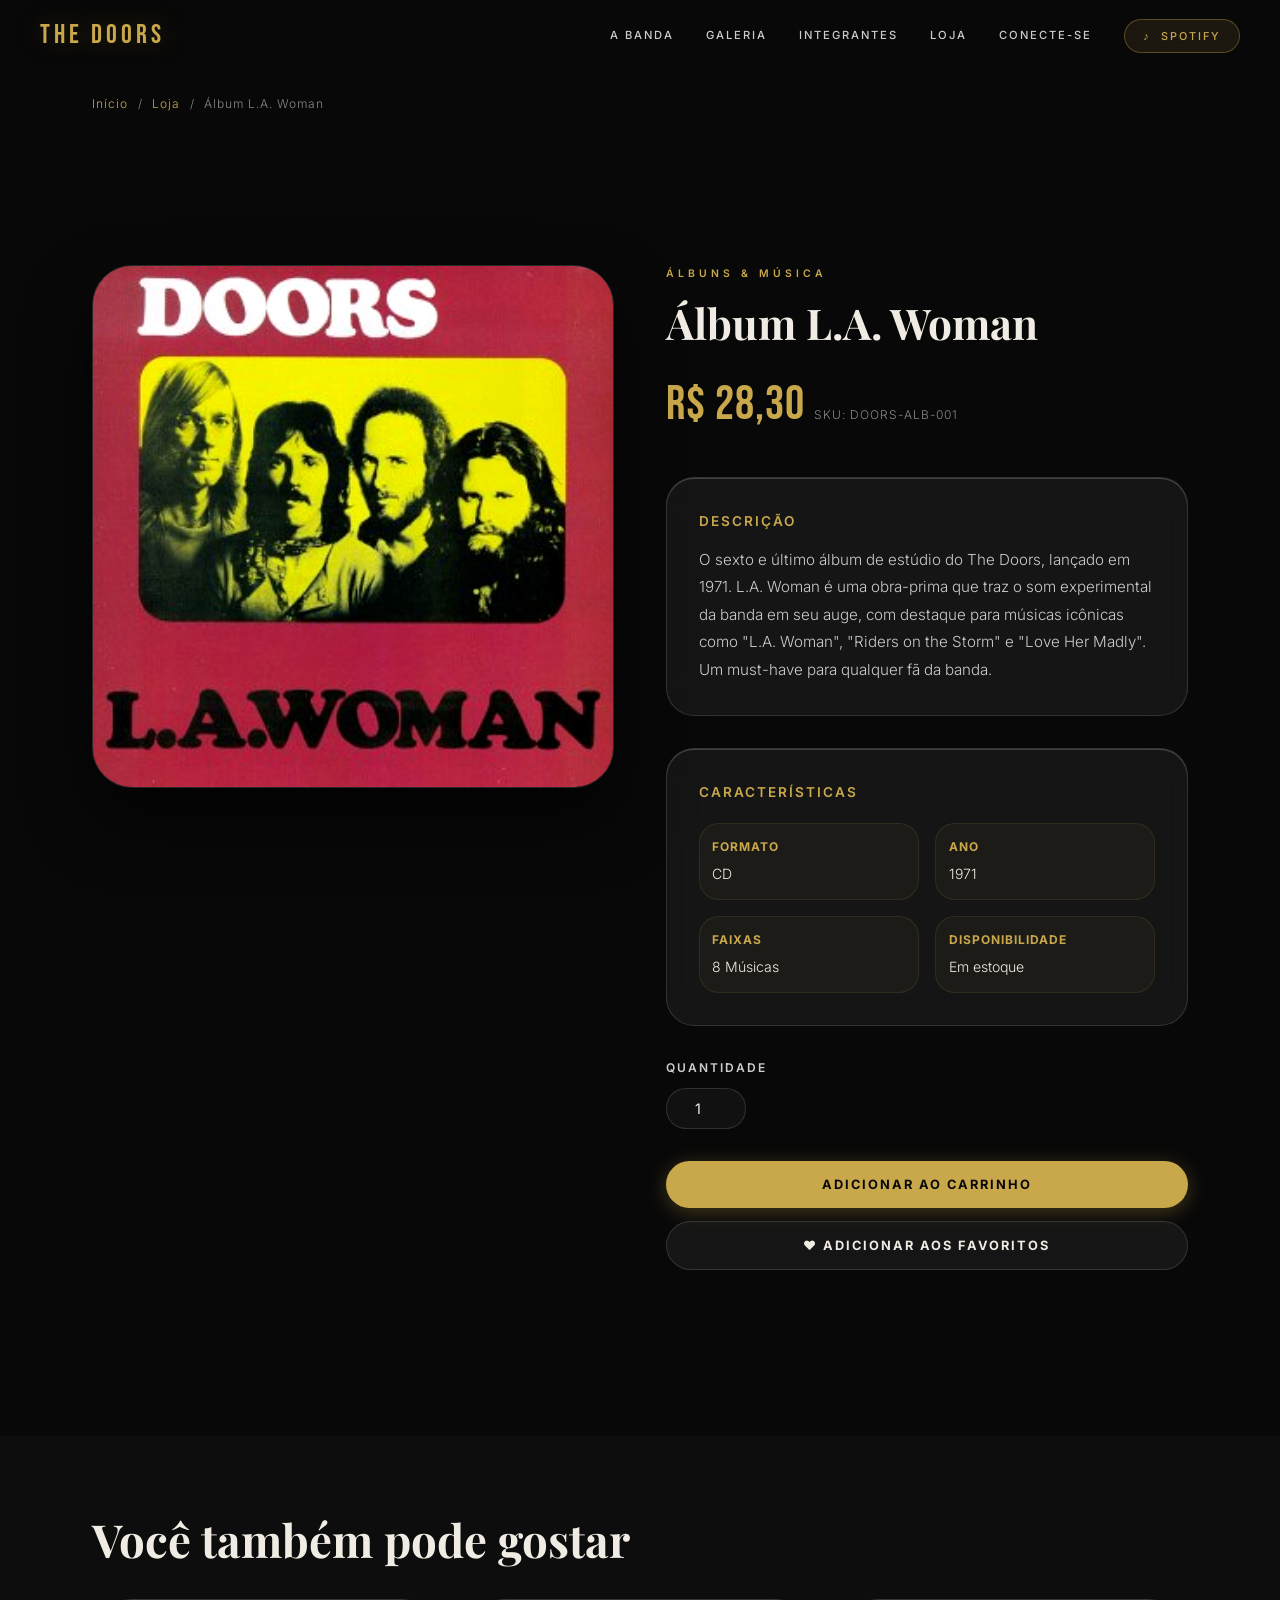
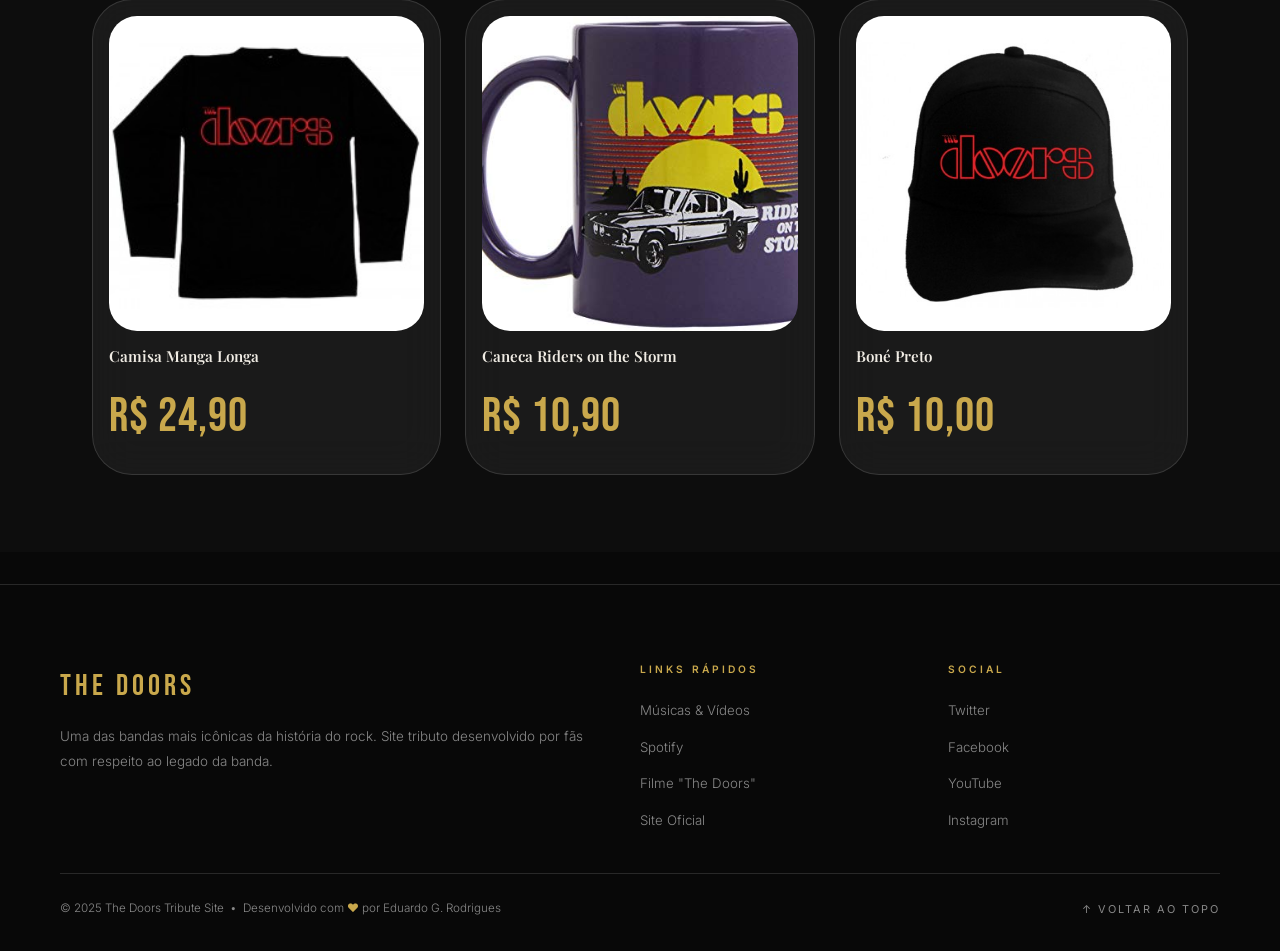
<file: produto-album-la-woman.html>
<!DOCTYPE html>
<html lang="pt-br">
<head>
  <meta charset="UTF-8">
  <meta name="viewport" content="width=device-width, initial-scale=1.0">
  <meta name="description" content="Álbum L.A. Woman — O sexto álbum de estúdio do The Doors.">
  <meta name="author" content="Eduardo G. Rodrigues">
  <title>Álbum L.A. Woman — The Doors Store</title>
  <link rel="icon" href="imgs/cropped-escape-rooms-adventure-favicon.png">
  <link rel="preconnect" href="https://fonts.googleapis.com">
  <link rel="preconnect" href="https://fonts.gstatic.com" crossorigin>
  <link href="https://fonts.googleapis.com/css2?family=Playfair+Display:ital,wght@0,700;0,900;1,400;1,700&family=Inter:wght@300;400;500;600&family=Bebas+Neue&display=swap" rel="stylesheet">

  <style>
    *, *::before, *::after { margin: 0; padding: 0; box-sizing: border-box; }
    :root {
      --black:        #080808;
      --dark:         #0d0d0d;
      --dark-mid:     #131313;
      --gold:         #c9a84c;
      --gold-lt:      #e8c97a;
      --gold-dim:     rgba(201,168,76,.12);
      --white:        #f0ece4;
      --gray:         #888;
      --gray-lt:      #ccc;
      --g-bg:         rgba(255,255,255,.055);
      --g-border:     rgba(255,255,255,.13);
      --g-shine:      rgba(255,255,255,.20);
      --g-blur:       blur(20px) saturate(160%);
      --r-xs:   8px;
      --r-sm:   14px;
      --r-md:   20px;
      --r-lg:   28px;
      --r-xl:   40px;
      --r-pill: 999px;
      --nav-h:  72px;
      --max-w:  1160px;
      --f-display: 'Bebas Neue', sans-serif;
      --f-serif:   'Playfair Display', serif;
      --f-body:    'Inter', sans-serif;
    }
    html { scroll-behavior: smooth; scroll-padding-top: var(--nav-h); }
    body { background: var(--black); color: var(--white); font-family: var(--f-body); font-weight: 300; line-height: 1.7; overflow-x: hidden; }
    img  { display: block; max-width: 100%; height: auto; }
    a    { color: inherit; text-decoration: none; }
    ul   { list-style: none; }
    button { font-family: var(--f-body); cursor: pointer; }
    ::-webkit-scrollbar       { width: 5px; }
    ::-webkit-scrollbar-track { background: var(--black); }
    ::-webkit-scrollbar-thumb { background: var(--gold); border-radius: var(--r-pill); }

    .wrap { width: 100%; max-width: var(--max-w); margin-inline: auto; padding-inline: clamp(1rem, 4vw, 2rem); }
    section { padding-block: clamp(4rem, 8vw, 7rem); }

    .section-label { display: inline-block; font-size: .65rem; font-weight: 600; letter-spacing: 4px; text-transform: uppercase; color: var(--gold); margin-bottom: .7rem; }
    .section-title { font-family: var(--f-serif); font-size: clamp(1.65rem, 4vw, 2.85rem); font-weight: 700; line-height: 1.18; color: var(--white); margin-bottom: 1rem; }

    .btn-gold { display: inline-flex; align-items: center; gap: .45rem; padding: .8rem 1.9rem; background: var(--gold); color: var(--black); font-size: .73rem; font-weight: 700; letter-spacing: 2px; text-transform: uppercase; border: none; border-radius: var(--r-pill); transition: background .25s, transform .2s, box-shadow .25s; box-shadow: 0 4px 20px rgba(201,168,76,.3); white-space: nowrap; }
    .btn-gold:hover { background: var(--gold-lt); transform: translateY(-2px); box-shadow: 0 8px 32px rgba(201,168,76,.45); }

    .btn-ghost { display: inline-flex; align-items: center; gap: .45rem; padding: .8rem 1.9rem; background: rgba(255,255,255,.07); backdrop-filter: blur(12px); color: var(--white); font-size: .73rem; font-weight: 500; letter-spacing: 2px; text-transform: uppercase; border: 1px solid var(--g-border); border-radius: var(--r-pill); transition: background .25s, border-color .25s, color .25s, box-shadow .25s; white-space: nowrap; }
    .btn-ghost:hover { background: var(--gold-dim); border-color: var(--gold); color: var(--gold); box-shadow: 0 4px 24px rgba(201,168,76,.18); }

    .header { position: fixed; inset-block-start: 0; inset-inline: 0; z-index: 999; height: var(--nav-h); transition: background .4s ease, backdrop-filter .4s ease, border-color .4s ease, box-shadow .4s ease; }
    .header.is-glass { background: rgba(8,8,8,.65); backdrop-filter: blur(26px) saturate(180%); border-bottom: 1px solid var(--g-border); box-shadow: 0 2px 52px rgba(0,0,0,.6), inset 0 -1px 0 rgba(255,255,255,.04); }
    .header-inner { height: 100%; display: flex; align-items: center; justify-content: space-between; gap: 1rem; padding-inline: clamp(1rem, 4vw, 2.5rem); }
    .header-logo { font-family: var(--f-display); font-size: clamp(1.35rem, 3vw, 1.7rem); letter-spacing: 4px; color: var(--gold); text-shadow: 0 0 28px rgba(201,168,76,.35); flex-shrink: 0; line-height: 1; }
    .header-nav { display: none; align-items: center; gap: clamp(1.2rem, 2.5vw, 2.2rem); }
    .header-nav a { font-size: .7rem; font-weight: 500; letter-spacing: 2px; text-transform: uppercase; color: var(--gray-lt); position: relative; transition: color .25s; }
    .header-nav a::after { content: ''; position: absolute; bottom: -4px; left: 0; width: 0; height: 1px; background: var(--gold); border-radius: var(--r-pill); transition: width .3s; }
    .header-nav a:hover        { color: var(--gold); }
    .header-nav a:hover::after { width: 100%; }
    .header-cta { padding: .42rem 1.15rem; background: rgba(201,168,76,.1); backdrop-filter: blur(8px); border: 1px solid rgba(201,168,76,.35); border-radius: var(--r-pill); color: var(--gold) !important; font-size: .68rem !important; letter-spacing: 1.5px; transition: background .25s, color .25s, border-color .25s; white-space: nowrap; }
    .header-cta:hover { background: var(--gold) !important; color: var(--black) !important; border-color: var(--gold) !important; }
    .header-cta::after { display: none !important; }
    .hamburger { display: flex; flex-direction: column; justify-content: center; align-items: center; gap: 5px; width: 42px; height: 42px; background: rgba(255,255,255,.06); backdrop-filter: blur(10px); border: 1px solid var(--g-border); border-radius: var(--r-md); flex-shrink: 0; transition: background .25s; }
    .hamburger:hover { background: var(--gold-dim); }
    .hamburger span { display: block; width: 20px; height: 1.5px; background: var(--gold); border-radius: var(--r-pill); transition: transform .3s, opacity .3s; transform-origin: center; }
    .hamburger.open span:nth-child(1) { transform: translateY(6.5px) rotate(45deg); }
    .hamburger.open span:nth-child(2) { opacity: 0; transform: scaleX(0); }
    .hamburger.open span:nth-child(3) { transform: translateY(-6.5px) rotate(-45deg); }

    .nav-drawer { position: fixed; inset: 0; z-index: 800; background: rgba(8,8,8,.92); backdrop-filter: blur(30px) saturate(160%); display: flex; flex-direction: column; align-items: center; justify-content: center; gap: clamp(1.2rem, 3vh, 1.8rem); opacity: 0; pointer-events: none; transition: opacity .35s; }
    .nav-drawer.open { opacity: 1; pointer-events: all; }
    .nav-drawer a { font-family: var(--f-display); font-size: clamp(1.8rem, 6vw, 2.4rem); letter-spacing: 4px; text-transform: uppercase; color: var(--white); transition: color .2s; }
    .nav-drawer a:hover { color: var(--gold); }
    .drawer-divider { width: 40px; height: 1px; background: rgba(255,255,255,.15); margin: .4rem 0; }
    .drawer-cta { padding: .6rem 2rem; background: var(--gold-dim); border: 1px solid rgba(201,168,76,.4) !important; border-radius: var(--r-pill); color: var(--gold) !important; font-family: var(--f-body) !important; font-size: .8rem !important; letter-spacing: 2px; }
    .drawer-cta:hover { background: var(--gold) !important; color: var(--black) !important; }

    @media (min-width: 768px) { .header-nav { display: flex; } .hamburger  { display: none; } .nav-drawer { display: none !important; } }

    .breadcrumb { display: flex; gap: .6rem; padding-top: calc(var(--nav-h) + 1.4rem); margin-bottom: 3rem; font-size: .75rem; letter-spacing: 1px; color: var(--gray); }
    .breadcrumb a { color: var(--gold); transition: color .25s; }
    .breadcrumb a:hover { color: var(--gold-lt); }

    .product-detail { display: grid; grid-template-columns: 1fr; gap: clamp(2rem, 4vw, 4rem); align-items: start; }
    @media (min-width: 860px) { .product-detail { grid-template-columns: 1fr 1fr; } }

    .product-image-wrap { position: relative; }
    .product-image-frame { border-radius: var(--r-xl); overflow: hidden; border: 1px solid var(--g-border); box-shadow: inset 0 1px 0 var(--g-shine), 0 32px 64px rgba(0,0,0,.65); position: relative; }
    .product-image-box { width: 100%; aspect-ratio: 1; overflow: hidden; background: linear-gradient(135deg, rgba(201,168,76,.04), rgba(201,168,76,.02)); }
    .product-image-box img { width: 100%; height: 100%; object-fit: cover; object-position: center; filter: contrast(1.05); transition: transform .7s ease; }
    .product-image-frame:hover .product-image-box img { transform: scale(1.05); }

    .product-info-wrap { display: flex; flex-direction: column; gap: 2rem; }
    .product-header { display: flex; flex-direction: column; gap: 1rem; }
    .product-category { display: inline-block; font-size: .65rem; font-weight: 600; letter-spacing: 4px; text-transform: uppercase; color: var(--gold); width: fit-content; }
    .product-title { font-family: var(--f-serif); font-size: clamp(1.85rem, 4vw, 2.65rem); font-weight: 700; line-height: 1.15; color: var(--white); }
    .product-price-box { display: flex; align-items: baseline; gap: .6rem; }
    .product-price { font-family: var(--f-display); font-size: clamp(2rem, 5vw, 3rem); color: var(--gold); letter-spacing: 1px; }
    .product-reference { font-size: .75rem; color: var(--gray); letter-spacing: 1px; }

    .product-description { background: var(--g-bg); backdrop-filter: var(--g-blur); border: 1px solid var(--g-border); border-radius: var(--r-lg); padding: clamp(1.4rem, 3vw, 2rem); box-shadow: inset 0 1px 0 var(--g-shine); }
    .product-description h3 { font-size: .85rem; font-weight: 600; letter-spacing: 2px; text-transform: uppercase; color: var(--gold); margin-bottom: .8rem; }
    .product-description p { font-size: .95rem; color: var(--gray-lt); line-height: 1.8; }

    .product-features { background: var(--g-bg); backdrop-filter: var(--g-blur); border: 1px solid var(--g-border); border-radius: var(--r-lg); padding: clamp(1.4rem, 3vw, 2rem); box-shadow: inset 0 1px 0 var(--g-shine); }
    .product-features h3 { font-size: .85rem; font-weight: 600; letter-spacing: 2px; text-transform: uppercase; color: var(--gold); margin-bottom: 1.2rem; }
    .features-grid { display: grid; grid-template-columns: 1fr 1fr; gap: 1rem; }
    .feature-item { font-size: .88rem; padding: .8rem; background: rgba(201,168,76,.04); border: 1px solid rgba(201,168,76,.12); border-radius: var(--r-md); color: var(--white); }
    .feature-item strong { color: var(--gold); display: block; font-size: .75rem; letter-spacing: 1px; margin-bottom: .3rem; text-transform: uppercase; }

    .product-selector { display: flex; flex-direction: column; gap: 1.2rem; }
    .selector-group { display: flex; flex-direction: column; gap: .6rem; }
    .selector-label { font-size: .75rem; font-weight: 600; letter-spacing: 2px; text-transform: uppercase; color: var(--gray-lt); }
    .quantity-input { display: flex; gap: .6rem; align-items: center; }
    .quantity-input input { width: 80px; padding: .7rem; background: rgba(255,255,255,.04); border: 1px solid var(--g-border); border-radius: var(--r-md); color: var(--white); font-family: var(--f-body); font-size: .9rem; text-align: center; outline: none; transition: border-color .25s; }
    .quantity-input input:focus { border-color: var(--gold); }

    .product-actions { display: flex; flex-direction: column; gap: .8rem; }
    .btn-large { padding: 1rem 1.5rem; font-size: .8rem; font-weight: 700; letter-spacing: 2px; text-transform: uppercase; border: none; border-radius: var(--r-pill); transition: all .25s; cursor: pointer; }
    .btn-add-cart { background: var(--gold); color: var(--black); box-shadow: 0 4px 20px rgba(201,168,76,.3); }
    .btn-add-cart:hover { background: var(--gold-lt); transform: translateY(-2px); box-shadow: 0 8px 32px rgba(201,168,76,.45); }
    .btn-wishlist { background: rgba(255,255,255,.06); border: 1px solid var(--g-border); color: var(--white); backdrop-filter: blur(12px); }
    .btn-wishlist:hover { background: var(--gold-dim); border-color: var(--gold); color: var(--gold); }

    .related-section { background: var(--dark); margin-top: 4rem; padding-block: clamp(3rem, 6vw, 5rem); }
    .related-grid { display: grid; grid-template-columns: repeat(auto-fit, minmax(200px, 1fr)); gap: clamp(1rem, 2vw, 1.5rem); margin-top: 2rem; }

    footer { background: var(--black); border-top: 1px solid var(--g-border); padding: clamp(3rem, 6vw, 5rem) clamp(1rem, 4vw, 2rem) 2rem; margin-top: 2rem; }
    .footer-grid { display: grid; grid-template-columns: 1fr; gap: 2.2rem; max-width: var(--max-w); margin-inline: auto; margin-bottom: 2.5rem; }
    @media (min-width: 600px) { .footer-grid { grid-template-columns: 2fr 1fr 1fr; } }
    .footer-brand { font-family: var(--f-display); font-size: 1.85rem; letter-spacing: 4px; color: var(--gold); margin-bottom: .8rem; }
    .footer-desc { font-size: .84rem; color: var(--gray); line-height: 1.8; }
    .footer-col h5 { font-size: .64rem; font-weight: 600; letter-spacing: 3px; text-transform: uppercase; color: var(--gold); margin-bottom: 1.1rem; }
    .footer-col ul { display: flex; flex-direction: column; gap: .58rem; }
    .footer-col a { font-size: .83rem; color: var(--gray); transition: color .25s; }
    .footer-col a:hover { color: var(--gold); }
    .footer-bottom { max-width: var(--max-w); margin-inline: auto; padding-top: 1.6rem; border-top: 1px solid var(--g-border); display: flex; flex-wrap: wrap; align-items: center; justify-content: space-between; gap: .8rem; }
    .footer-credit { font-size: .73rem; color: var(--gray); }
    .footer-credit span { color: var(--gold); }
    .back-to-top { background: none; border: none; font-size: .68rem; letter-spacing: 2px; text-transform: uppercase; color: var(--gray); transition: color .25s; }
    .back-to-top:hover { color: var(--gold); }
  </style>
</head>
<body>

  <header class="header" id="header">
    <div class="header-inner">
      <a href="index.html" class="header-logo">The Doors</a>
      <nav class="header-nav" aria-label="Navegação principal">
        <a href="index.html#about">A Banda</a>
        <a href="index.html#gallery">Galeria</a>
        <a href="index.html#members">Integrantes</a>
        <a href="index.html#store">Loja</a>
        <a href="index.html#connect">Conecte-se</a>
        <a href="https://open.spotify.com/artist/22WZ7M8sxp5THdruNY3gXt" target="_blank" rel="noopener" class="header-cta">♪ &nbsp;Spotify</a>
      </nav>
      <button class="hamburger" id="hamburger" aria-label="Abrir menu" aria-expanded="false">
        <span></span><span></span><span></span>
      </button>
    </div>
  </header>

  <div class="nav-drawer" id="drawer" role="dialog" aria-modal="true" aria-label="Menu mobile">
    <a href="index.html#about" onclick="closeDrawer()">A Banda</a>
    <a href="index.html#gallery" onclick="closeDrawer()">Galeria</a>
    <a href="index.html#members" onclick="closeDrawer()">Integrantes</a>
    <a href="index.html#store" onclick="closeDrawer()">Loja</a>
    <a href="index.html#connect" onclick="closeDrawer()">Conecte-se</a>
    <div class="drawer-divider"></div>
    <a href="https://open.spotify.com/artist/22WZ7M8sxp5THdruNY3gXt" target="_blank" rel="noopener" class="drawer-cta">♪ &nbsp;Ouvir no Spotify</a>
  </div>

  <main>
    <div class="wrap">
      <nav class="breadcrumb">
        <a href="index.html">Início</a> / <a href="index.html#store">Loja</a> / <span>Álbum L.A. Woman</span>
      </nav>

      <section class="product-detail">
        <div class="product-image-wrap">
          <div class="product-image-frame">
            <div class="product-image-box">
              <img src="imgs/The_Doors_-_L.A._Woman.jpg" alt="Álbum L.A. Woman">
            </div>
          </div>
        </div>

        <div class="product-info-wrap">
          <div class="product-header">
            <div class="product-category">Álbuns &amp; Música</div>
            <h1 class="product-title">Álbum L.A. Woman</h1>
            <div class="product-price-box">
              <span class="product-price">R$ 28,30</span>
              <span class="product-reference">SKU: DOORS-ALB-001</span>
            </div>
          </div>

          <div class="product-description">
            <h3>Descrição</h3>
            <p>
              O sexto e último álbum de estúdio do The Doors, lançado em 1971. L.A. Woman 
              é uma obra-prima que traz o som experimental da banda em seu auge, com destaque 
              para músicas icônicas como "L.A. Woman", "Riders on the Storm" e "Love Her Madly". 
              Um must-have para qualquer fã da banda.
            </p>
          </div>

          <div class="product-features">
            <h3>Características</h3>
            <div class="features-grid">
              <div class="feature-item">
                <strong>Formato</strong>
                CD
              </div>
              <div class="feature-item">
                <strong>Ano</strong>
                1971
              </div>
              <div class="feature-item">
                <strong>Faixas</strong>
                8 Músicas
              </div>
              <div class="feature-item">
                <strong>Disponibilidade</strong>
                Em estoque
              </div>
            </div>
          </div>

          <div class="product-selector">
            <div class="selector-group">
              <label class="selector-label">Quantidade</label>
              <div class="quantity-input">
                <input type="number" min="1" value="1">
              </div>
            </div>
          </div>

          <div class="product-actions">
            <button class="btn-large btn-add-cart">Adicionar ao carrinho</button>
            <button class="btn-large btn-wishlist">♥ Adicionar aos favoritos</button>
          </div>
        </div>
      </section>
    </div>

    <section class="related-section">
      <div class="wrap">
        <h2 class="section-title">Você também pode gostar</h2>
        <div class="related-grid">
          <div style="background: var(--g-bg); backdrop-filter: var(--g-blur); border: 1px solid var(--g-border); border-radius: var(--r-xl); overflow: hidden; padding: 1rem;">
            <img src="imgs/the-doors-long-sleeve-logo.jpg" alt="Camisa" style="border-radius: var(--r-lg); margin-bottom: .8rem; width: 100%; aspect-ratio: 1; object-fit: cover;">
            <div style="font-family: var(--f-serif); font-size: .95rem; font-weight: 600; margin-bottom: .4rem;">Camisa Manga Longa</div>
            <div class="product-price">R$ 24,90</div>
          </div>
          <div style="background: var(--g-bg); backdrop-filter: var(--g-blur); border: 1px solid var(--g-border); border-radius: var(--r-xl); overflow: hidden; padding: 1rem;">
            <img src="imgs/718Y5MOQf1L._SX450_.jpg" alt="Caneca" style="border-radius: var(--r-lg); margin-bottom: .8rem; width: 100%; aspect-ratio: 1; object-fit: cover;">
            <div style="font-family: var(--f-serif); font-size: .95rem; font-weight: 600; margin-bottom: .4rem;">Caneca Riders on the Storm</div>
            <div class="product-price">R$ 10,90</div>
          </div>
          <div style="background: var(--g-bg); backdrop-filter: var(--g-blur); border: 1px solid var(--g-border); border-radius: var(--r-xl); overflow: hidden; padding: 1rem;">
            <img src="imgs/the-doors-chapeu-logo.jpg" alt="Boné" style="border-radius: var(--r-lg); margin-bottom: .8rem; width: 100%; aspect-ratio: 1; object-fit: cover;">
            <div style="font-family: var(--f-serif); font-size: .95rem; font-weight: 600; margin-bottom: .4rem;">Boné Preto</div>
            <div class="product-price">R$ 10,00</div>
          </div>
        </div>
      </div>
    </section>
  </main>

  <footer>
    <div class="footer-grid">
      <div>
        <div class="footer-brand">The Doors</div>
        <p class="footer-desc">Uma das bandas mais icônicas da história do rock. Site tributo desenvolvido por fãs com respeito ao legado da banda.</p>
      </div>
      <div class="footer-col">
        <h5>Links rápidos</h5>
        <ul>
          <li><a href="https://www.youtube.com/user/thedoors" target="_blank" rel="noopener">Músicas &amp; Vídeos</a></li>
          <li><a href="https://open.spotify.com/artist/22WZ7M8sxp5THdruNY3gXt" target="_blank" rel="noopener">Spotify</a></li>
          <li><a href="https://www.imdb.com/title/tt0101761/" target="_blank" rel="noopener">Filme "The Doors"</a></li>
          <li><a href="https://thedoors.com" target="_blank" rel="noopener">Site Oficial</a></li>
        </ul>
      </div>
      <div class="footer-col">
        <h5>Social</h5>
        <ul>
          <li><a href="https://twitter.com/thedoors" target="_blank" rel="noopener">Twitter</a></li>
          <li><a href="https://pt-br.facebook.com/thedoors/" target="_blank" rel="noopener">Facebook</a></li>
          <li><a href="https://www.youtube.com/user/thedoors" target="_blank" rel="noopener">YouTube</a></li>
          <li><a href="https://www.instagram.com/thedoors/" target="_blank" rel="noopener">Instagram</a></li>
        </ul>
      </div>
    </div>
    <div class="footer-bottom">
      <p class="footer-credit">© 2025 The Doors Tribute Site &nbsp;•&nbsp; Desenvolvido com <span>♥</span> por Eduardo G. Rodrigues</p>
      <button class="back-to-top" onclick="window.scrollTo({top:0,behavior:'smooth'})">↑ Voltar ao topo</button>
    </div>
  </footer>

  <script>
    const header = document.getElementById('header');
    let ticking = false;
    window.addEventListener('scroll', () => {
      if (!ticking) {
        requestAnimationFrame(() => {
          header.classList.toggle('is-glass', window.scrollY > 20);
          ticking = false;
        });
        ticking = true;
      }
    }, { passive: true });

    const hamburger = document.getElementById('hamburger');
    const drawer = document.getElementById('drawer');
    hamburger.addEventListener('click', () => {
      const isOpen = drawer.classList.toggle('open');
      hamburger.classList.toggle('open');
      hamburger.setAttribute('aria-expanded', isOpen);
    });

    function closeDrawer() {
      drawer.classList.remove('open');
      hamburger.classList.remove('open');
      hamburger.setAttribute('aria-expanded', false);
    }

    document.querySelector('.btn-add-cart').addEventListener('click', function() {
      const quantity = document.querySelector('.quantity-input input').value;
      alert(`${quantity} Álbum(ns) L.A. Woman adicionado ao carrinho!`);
    });

    document.querySelector('.btn-wishlist').addEventListener('click', function() {
      this.style.background = 'var(--gold-dim)';
      this.style.borderColor = 'var(--gold)';
      this.textContent = '♥ Adicionado aos favoritos';
      setTimeout(() => alert('Produto adicionado aos favoritos!'), 100);
    });
  </script>
</body>
</html>
</file>
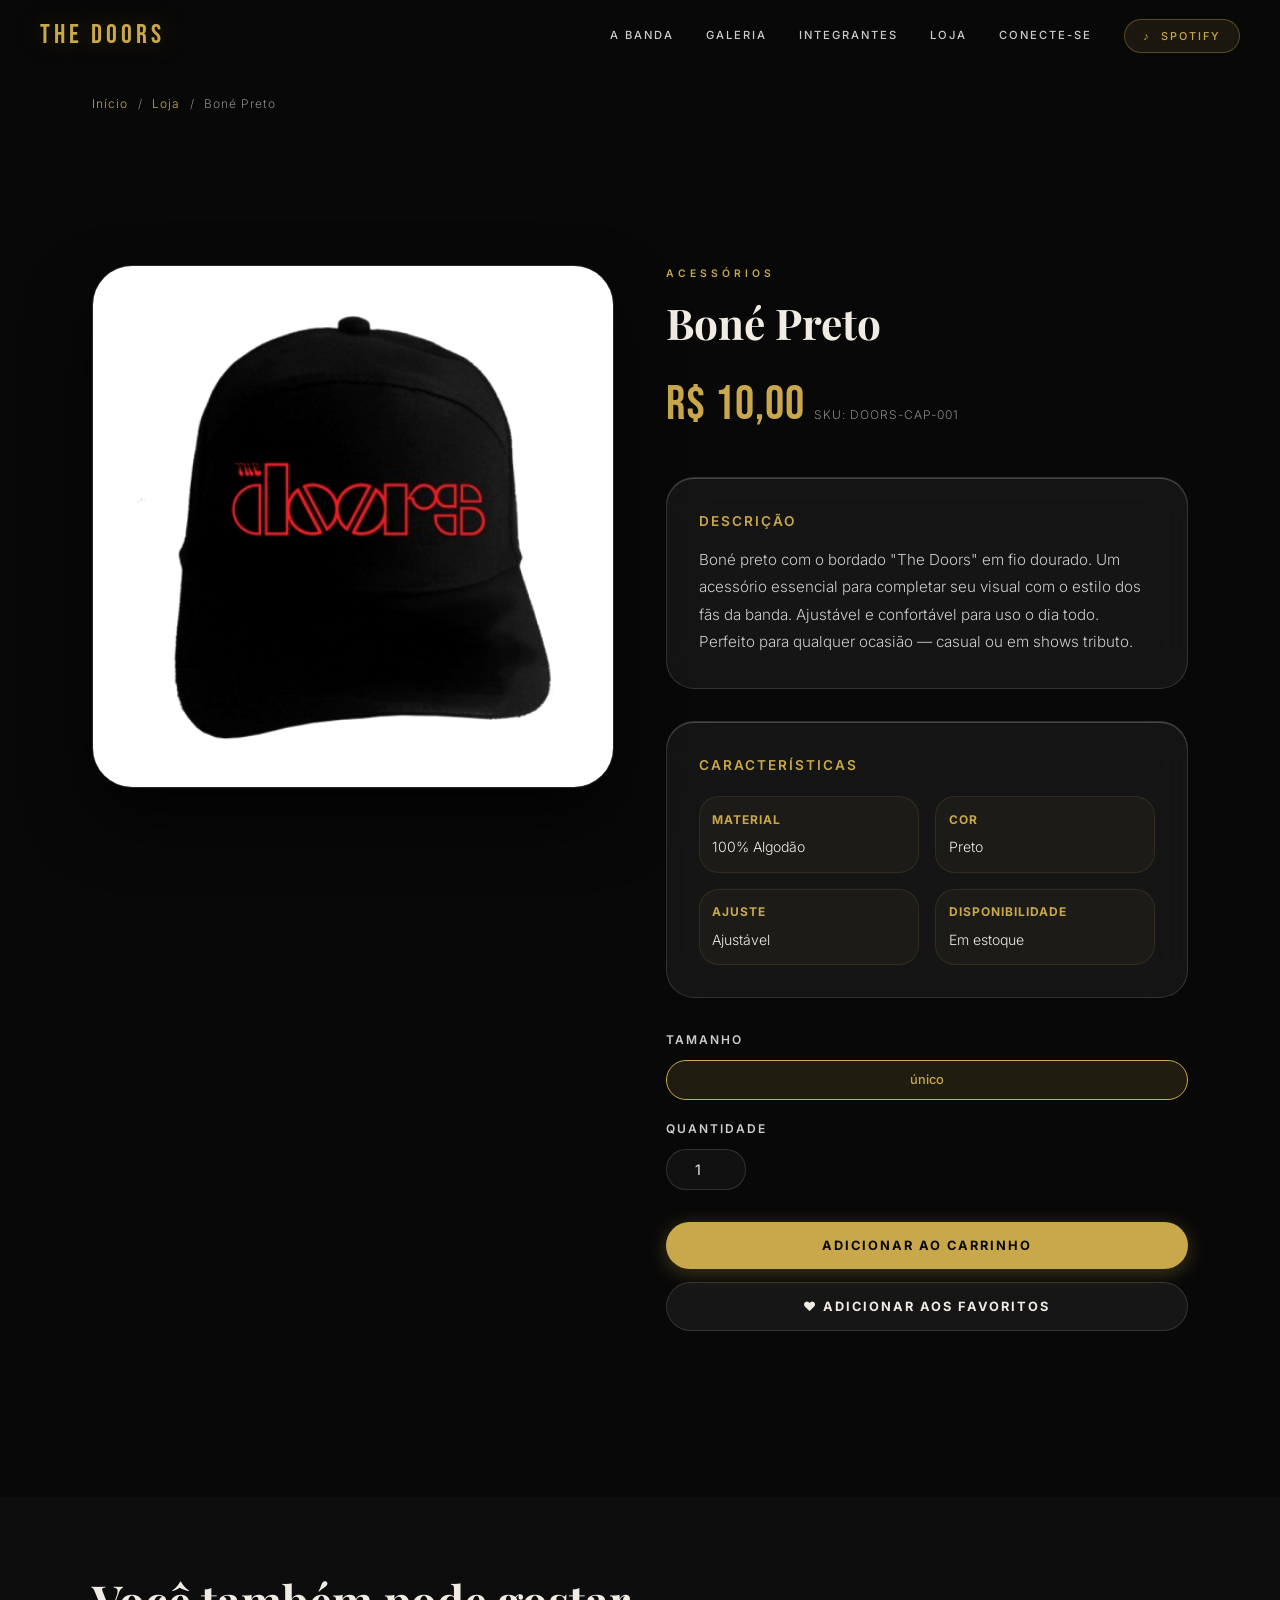
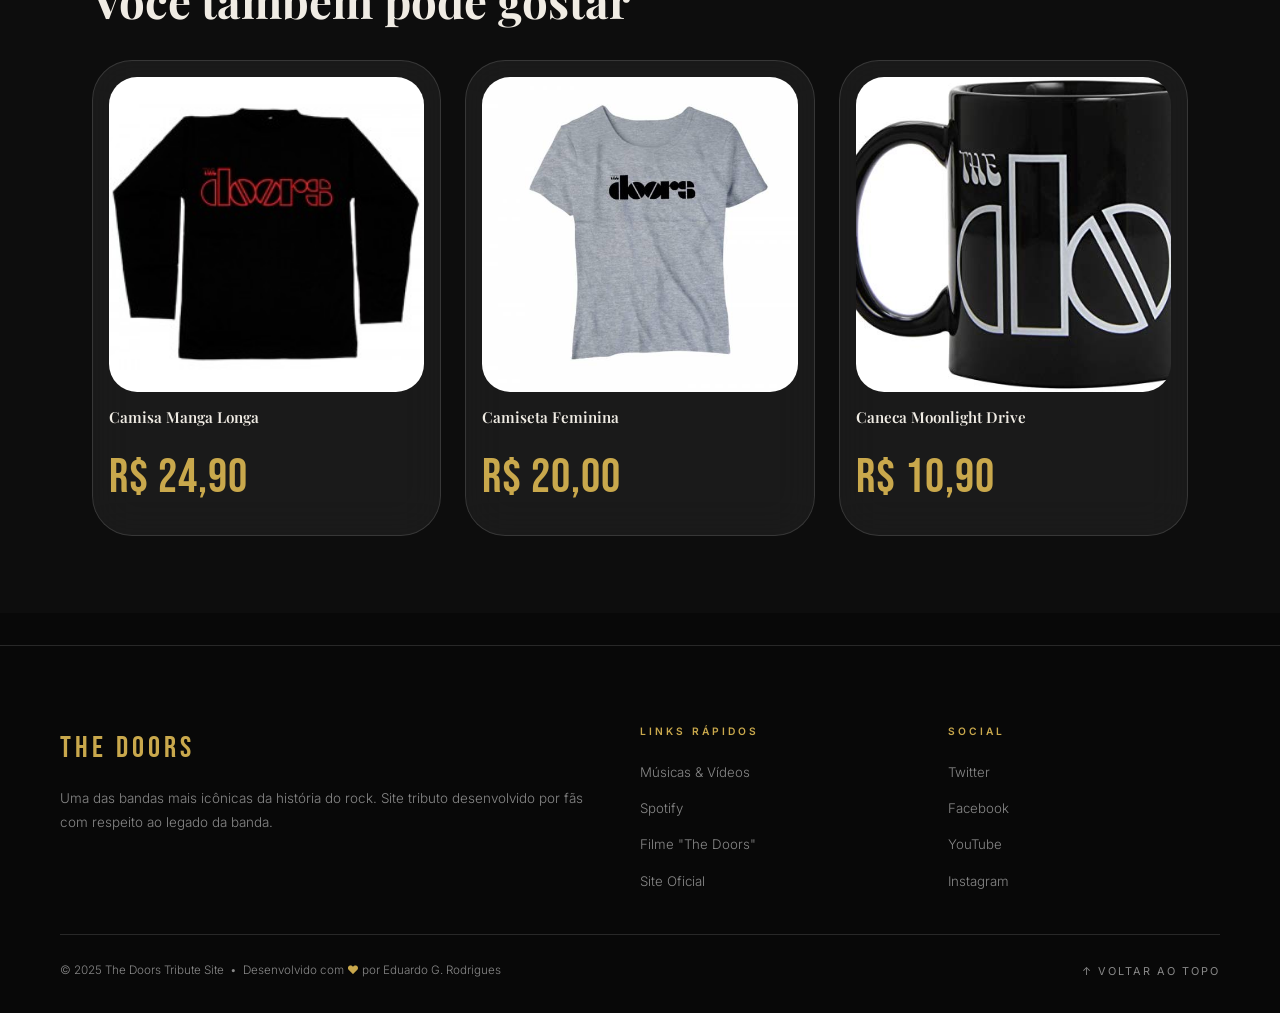
<file: produto-bone-preto.html>
<!DOCTYPE html>
<html lang="pt-br">
<head>
  <meta charset="UTF-8">
  <meta name="viewport" content="width=device-width, initial-scale=1.0">
  <meta name="description" content="Boné Preto The Doors — Bordado com o logo oficial da banda.">
  <meta name="author" content="Eduardo G. Rodrigues">
  <title>Boné Preto — The Doors Store</title>
  <link rel="icon" href="imgs/cropped-escape-rooms-adventure-favicon.png">
  <link rel="preconnect" href="https://fonts.googleapis.com">
  <link rel="preconnect" href="https://fonts.gstatic.com" crossorigin>
  <link href="https://fonts.googleapis.com/css2?family=Playfair+Display:ital,wght@0,700;0,900;1,400;1,700&family=Inter:wght@300;400;500;600&family=Bebas+Neue&display=swap" rel="stylesheet">

  <style>
    /* ============================================================
       TOKENS
    ============================================================ */
    *, *::before, *::after { margin: 0; padding: 0; box-sizing: border-box; }

    :root {
      --black:        #080808;
      --dark:         #0d0d0d;
      --dark-mid:     #131313;
      --gold:         #c9a84c;
      --gold-lt:      #e8c97a;
      --gold-dim:     rgba(201,168,76,.12);
      --white:        #f0ece4;
      --gray:         #888;
      --gray-lt:      #ccc;

      /* glass recipe */
      --g-bg:         rgba(255,255,255,.055);
      --g-border:     rgba(255,255,255,.13);
      --g-shine:      rgba(255,255,255,.20);
      --g-blur:       blur(20px) saturate(160%);

      /* radii */
      --r-xs:   8px;
      --r-sm:   14px;
      --r-md:   20px;
      --r-lg:   28px;
      --r-xl:   40px;
      --r-pill: 999px;

      /* layout */
      --nav-h:  72px;
      --max-w:  1160px;

      --f-display: 'Bebas Neue', sans-serif;
      --f-serif:   'Playfair Display', serif;
      --f-body:    'Inter', sans-serif;
    }

    html { scroll-behavior: smooth; scroll-padding-top: var(--nav-h); }

    body {
      background: var(--black);
      color: var(--white);
      font-family: var(--f-body);
      font-weight: 300;
      line-height: 1.7;
      overflow-x: hidden;
    }

    img  { display: block; max-width: 100%; height: auto; }
    a    { color: inherit; text-decoration: none; }
    ul   { list-style: none; }
    button { font-family: var(--f-body); cursor: pointer; }

    ::-webkit-scrollbar       { width: 5px; }
    ::-webkit-scrollbar-track { background: var(--black); }
    ::-webkit-scrollbar-thumb { background: var(--gold); border-radius: var(--r-pill); }

    /* ============================================================
       GLASS UTILITY
    ============================================================ */
    .glass {
      background: var(--g-bg);
      backdrop-filter: var(--g-blur);
      -webkit-backdrop-filter: var(--g-blur);
      border: 1px solid var(--g-border);
      box-shadow: inset 0 1px 0 var(--g-shine), 0 8px 32px rgba(0,0,0,.35);
    }

    /* ============================================================
       LAYOUT
    ============================================================ */
    .wrap {
      width: 100%;
      max-width: var(--max-w);
      margin-inline: auto;
      padding-inline: clamp(1rem, 4vw, 2rem);
    }

    section { padding-block: clamp(4rem, 8vw, 7rem); }

    .section-label {
      display: inline-block;
      font-size: .65rem;
      font-weight: 600;
      letter-spacing: 4px;
      text-transform: uppercase;
      color: var(--gold);
      margin-bottom: .7rem;
    }

    .section-title {
      font-family: var(--f-serif);
      font-size: clamp(1.65rem, 4vw, 2.85rem);
      font-weight: 700;
      line-height: 1.18;
      color: var(--white);
      margin-bottom: 1rem;
    }

    /* ============================================================
       BUTTONS
    ============================================================ */
    .btn-gold {
      display: inline-flex; align-items: center; gap: .45rem;
      padding: .8rem 1.9rem;
      background: var(--gold);
      color: var(--black);
      font-size: .73rem; font-weight: 700; letter-spacing: 2px;
      text-transform: uppercase;
      border: none; border-radius: var(--r-pill);
      transition: background .25s, transform .2s, box-shadow .25s;
      box-shadow: 0 4px 20px rgba(201,168,76,.3);
      white-space: nowrap;
    }
    .btn-gold:hover { background: var(--gold-lt); transform: translateY(-2px); box-shadow: 0 8px 32px rgba(201,168,76,.45); }

    .btn-ghost {
      display: inline-flex; align-items: center; gap: .45rem;
      padding: .8rem 1.9rem;
      background: rgba(255,255,255,.07);
      backdrop-filter: blur(12px); -webkit-backdrop-filter: blur(12px);
      color: var(--white);
      font-size: .73rem; font-weight: 500; letter-spacing: 2px;
      text-transform: uppercase;
      border: 1px solid var(--g-border); border-radius: var(--r-pill);
      transition: background .25s, border-color .25s, color .25s, box-shadow .25s;
      white-space: nowrap;
    }
    .btn-ghost:hover { background: var(--gold-dim); border-color: var(--gold); color: var(--gold); box-shadow: 0 4px 24px rgba(201,168,76,.18); }

    /* ============================================================
       HEADER / NAVBAR
    ============================================================ */
    .header {
      position: fixed;
      inset-block-start: 0;
      inset-inline: 0;
      z-index: 999;
      height: var(--nav-h);
      transition: background .4s ease, backdrop-filter .4s ease, border-color .4s ease, box-shadow .4s ease;
    }

    .header.is-glass {
      background: rgba(8,8,8,.65);
      backdrop-filter: blur(26px) saturate(180%);
      -webkit-backdrop-filter: blur(26px) saturate(180%);
      border-bottom: 1px solid var(--g-border);
      box-shadow: 0 2px 52px rgba(0,0,0,.6), inset 0 -1px 0 rgba(255,255,255,.04);
    }

    .header-inner {
      height: 100%;
      display: flex;
      align-items: center;
      justify-content: space-between;
      gap: 1rem;
      padding-inline: clamp(1rem, 4vw, 2.5rem);
    }

    .header-logo {
      font-family: var(--f-display);
      font-size: clamp(1.35rem, 3vw, 1.7rem);
      letter-spacing: 4px;
      color: var(--gold);
      text-shadow: 0 0 28px rgba(201,168,76,.35);
      flex-shrink: 0;
      line-height: 1;
    }

    .header-nav {
      display: none;
      align-items: center;
      gap: clamp(1.2rem, 2.5vw, 2.2rem);
    }

    .header-nav a {
      font-size: .7rem; font-weight: 500;
      letter-spacing: 2px; text-transform: uppercase;
      color: var(--gray-lt);
      position: relative; transition: color .25s;
    }
    .header-nav a::after {
      content: '';
      position: absolute; bottom: -4px; left: 0;
      width: 0; height: 1px;
      background: var(--gold); border-radius: var(--r-pill);
      transition: width .3s;
    }
    .header-nav a:hover        { color: var(--gold); }
    .header-nav a:hover::after { width: 100%; }

    .header-cta {
      padding: .42rem 1.15rem;
      background: rgba(201,168,76,.1);
      backdrop-filter: blur(8px);
      border: 1px solid rgba(201,168,76,.35);
      border-radius: var(--r-pill);
      color: var(--gold) !important;
      font-size: .68rem !important; letter-spacing: 1.5px;
      transition: background .25s, color .25s, border-color .25s;
      white-space: nowrap;
    }
    .header-cta:hover { background: var(--gold) !important; color: var(--black) !important; border-color: var(--gold) !important; }
    .header-cta::after { display: none !important; }

    .hamburger {
      display: flex; flex-direction: column;
      justify-content: center; align-items: center;
      gap: 5px;
      width: 42px; height: 42px;
      background: rgba(255,255,255,.06);
      backdrop-filter: blur(10px);
      border: 1px solid var(--g-border);
      border-radius: var(--r-md);
      flex-shrink: 0;
      transition: background .25s;
    }
    .hamburger:hover { background: var(--gold-dim); }
    .hamburger span {
      display: block; width: 20px; height: 1.5px;
      background: var(--gold); border-radius: var(--r-pill);
      transition: transform .3s, opacity .3s;
      transform-origin: center;
    }
    .hamburger.open span:nth-child(1) { transform: translateY(6.5px) rotate(45deg); }
    .hamburger.open span:nth-child(2) { opacity: 0; transform: scaleX(0); }
    .hamburger.open span:nth-child(3) { transform: translateY(-6.5px) rotate(-45deg); }

    .nav-drawer {
      position: fixed; inset: 0; z-index: 800;
      background: rgba(8,8,8,.92);
      backdrop-filter: blur(30px) saturate(160%);
      -webkit-backdrop-filter: blur(30px) saturate(160%);
      display: flex; flex-direction: column;
      align-items: center; justify-content: center;
      gap: clamp(1.2rem, 3vh, 1.8rem);
      opacity: 0; pointer-events: none;
      transition: opacity .35s;
    }
    .nav-drawer.open { opacity: 1; pointer-events: all; }

    .nav-drawer a {
      font-family: var(--f-display);
      font-size: clamp(1.8rem, 6vw, 2.4rem);
      letter-spacing: 4px; text-transform: uppercase;
      color: var(--white); transition: color .2s;
    }
    .nav-drawer a:hover { color: var(--gold); }

    .drawer-divider {
      width: 40px; height: 1px;
      background: rgba(255,255,255,.15);
      margin: .4rem 0;
    }

    .drawer-cta {
      padding: .6rem 2rem;
      background: var(--gold-dim);
      border: 1px solid rgba(201,168,76,.4) !important;
      border-radius: var(--r-pill);
      color: var(--gold) !important;
      font-family: var(--f-body) !important;
      font-size: .8rem !important;
      letter-spacing: 2px;
    }
    .drawer-cta:hover { background: var(--gold) !important; color: var(--black) !important; }

    @media (min-width: 768px) {
      .header-nav { display: flex; }
      .hamburger  { display: none; }
      .nav-drawer { display: none !important; }
    }

    /* ============================================================
       BREADCRUMB
    ============================================================ */
    .breadcrumb {
      display: flex;
      gap: .6rem;
      padding-top: calc(var(--nav-h) + 1.4rem);
      margin-bottom: 3rem;
      font-size: .75rem;
      letter-spacing: 1px;
      color: var(--gray);
    }
    .breadcrumb a {
      color: var(--gold);
      transition: color .25s;
    }
    .breadcrumb a:hover { color: var(--gold-lt); }

    /* ============================================================
       PRODUCT DETAIL
    ============================================================ */
    .product-detail {
      display: grid;
      grid-template-columns: 1fr;
      gap: clamp(2rem, 4vw, 4rem);
      align-items: start;
    }
    @media (min-width: 860px) {
      .product-detail { grid-template-columns: 1fr 1fr; }
    }

    .product-image-wrap { position: relative; }

    .product-image-frame {
      border-radius: var(--r-xl);
      overflow: hidden;
      border: 1px solid var(--g-border);
      box-shadow: inset 0 1px 0 var(--g-shine), 0 32px 64px rgba(0,0,0,.65);
      position: relative;
    }

    .product-image-box {
      width: 100%;
      aspect-ratio: 1;
      overflow: hidden;
      background: linear-gradient(135deg, rgba(201,168,76,.04), rgba(201,168,76,.02));
    }

    .product-image-box img {
      width: 100%;
      height: 100%;
      object-fit: cover;
      object-position: center;
      filter: contrast(1.05);
      transition: transform .7s ease;
    }

    .product-image-frame:hover .product-image-box img {
      transform: scale(1.05);
    }

    .product-info-wrap {
      display: flex;
      flex-direction: column;
      gap: 2rem;
    }

    .product-header {
      display: flex;
      flex-direction: column;
      gap: 1rem;
    }

    .product-category {
      display: inline-block;
      font-size: .65rem;
      font-weight: 600;
      letter-spacing: 4px;
      text-transform: uppercase;
      color: var(--gold);
      width: fit-content;
    }

    .product-title {
      font-family: var(--f-serif);
      font-size: clamp(1.85rem, 4vw, 2.65rem);
      font-weight: 700;
      line-height: 1.15;
      color: var(--white);
    }

    .product-price-box {
      display: flex;
      align-items: baseline;
      gap: .6rem;
    }

    .product-price {
      font-family: var(--f-display);
      font-size: clamp(2rem, 5vw, 3rem);
      color: var(--gold);
      letter-spacing: 1px;
    }

    .product-reference {
      font-size: .75rem;
      color: var(--gray);
      letter-spacing: 1px;
    }

    .product-description {
      background: var(--g-bg);
      backdrop-filter: var(--g-blur);
      -webkit-backdrop-filter: var(--g-blur);
      border: 1px solid var(--g-border);
      border-radius: var(--r-lg);
      padding: clamp(1.4rem, 3vw, 2rem);
      box-shadow: inset 0 1px 0 var(--g-shine);
    }

    .product-description h3 {
      font-size: .85rem;
      font-weight: 600;
      letter-spacing: 2px;
      text-transform: uppercase;
      color: var(--gold);
      margin-bottom: .8rem;
    }

    .product-description p {
      font-size: .95rem;
      color: var(--gray-lt);
      line-height: 1.8;
    }

    .product-features {
      background: var(--g-bg);
      backdrop-filter: var(--g-blur);
      -webkit-backdrop-filter: var(--g-blur);
      border: 1px solid var(--g-border);
      border-radius: var(--r-lg);
      padding: clamp(1.4rem, 3vw, 2rem);
      box-shadow: inset 0 1px 0 var(--g-shine);
    }

    .product-features h3 {
      font-size: .85rem;
      font-weight: 600;
      letter-spacing: 2px;
      text-transform: uppercase;
      color: var(--gold);
      margin-bottom: 1.2rem;
    }

    .features-grid {
      display: grid;
      grid-template-columns: 1fr 1fr;
      gap: 1rem;
    }

    .feature-item {
      font-size: .88rem;
      padding: .8rem;
      background: rgba(201,168,76,.04);
      border: 1px solid rgba(201,168,76,.12);
      border-radius: var(--r-md);
      color: var(--white);
    }

    .feature-item strong {
      color: var(--gold);
      display: block;
      font-size: .75rem;
      letter-spacing: 1px;
      margin-bottom: .3rem;
      text-transform: uppercase;
    }

    .product-selector {
      display: flex;
      flex-direction: column;
      gap: 1.2rem;
    }

    .selector-group {
      display: flex;
      flex-direction: column;
      gap: .6rem;
    }

    .selector-label {
      font-size: .75rem;
      font-weight: 600;
      letter-spacing: 2px;
      text-transform: uppercase;
      color: var(--gray-lt);
    }

    .size-options, .quantity-input {
      display: flex;
      gap: .6rem;
      align-items: center;
    }

    .size-btn {
      flex: 1;
      padding: .7rem;
      background: rgba(255,255,255,.04);
      border: 1px solid var(--g-border);
      border-radius: var(--r-md);
      color: var(--white);
      font-size: .8rem;
      font-weight: 500;
      transition: background .25s, border-color .25s, color .25s;
      cursor: pointer;
    }

    .size-btn:hover, .size-btn.active {
      background: var(--gold-dim);
      border-color: var(--gold);
      color: var(--gold);
    }

    .quantity-input input {
      width: 80px;
      padding: .7rem;
      background: rgba(255,255,255,.04);
      border: 1px solid var(--g-border);
      border-radius: var(--r-md);
      color: var(--white);
      font-family: var(--f-body);
      font-size: .9rem;
      text-align: center;
      outline: none;
      transition: border-color .25s;
    }

    .quantity-input input:focus {
      border-color: var(--gold);
    }

    .product-actions {
      display: flex;
      flex-direction: column;
      gap: .8rem;
    }

    .btn-large {
      padding: 1rem 1.5rem;
      font-size: .8rem;
      font-weight: 700;
      letter-spacing: 2px;
      text-transform: uppercase;
      border: none;
      border-radius: var(--r-pill);
      transition: all .25s;
      cursor: pointer;
    }

    .btn-add-cart {
      background: var(--gold);
      color: var(--black);
      box-shadow: 0 4px 20px rgba(201,168,76,.3);
    }

    .btn-add-cart:hover {
      background: var(--gold-lt);
      transform: translateY(-2px);
      box-shadow: 0 8px 32px rgba(201,168,76,.45);
    }

    .btn-wishlist {
      background: rgba(255,255,255,.06);
      border: 1px solid var(--g-border);
      color: var(--white);
      backdrop-filter: blur(12px);
    }

    .btn-wishlist:hover {
      background: var(--gold-dim);
      border-color: var(--gold);
      color: var(--gold);
    }

    .related-section {
      background: var(--dark);
      margin-top: 4rem;
      padding-block: clamp(3rem, 6vw, 5rem);
    }

    .related-grid {
      display: grid;
      grid-template-columns: repeat(auto-fit, minmax(200px, 1fr));
      gap: clamp(1rem, 2vw, 1.5rem);
      margin-top: 2rem;
    }

    /* ============================================================
       FOOTER
    ============================================================ */
    footer {
      background: var(--black);
      border-top: 1px solid var(--g-border);
      padding: clamp(3rem, 6vw, 5rem) clamp(1rem, 4vw, 2rem) 2rem;
      margin-top: 2rem;
    }

    .footer-grid {
      display: grid;
      grid-template-columns: 1fr;
      gap: 2.2rem;
      max-width: var(--max-w);
      margin-inline: auto;
      margin-bottom: 2.5rem;
    }
    @media (min-width: 600px) { .footer-grid { grid-template-columns: 2fr 1fr 1fr; } }

    .footer-brand {
      font-family: var(--f-display);
      font-size: 1.85rem;
      letter-spacing: 4px;
      color: var(--gold);
      margin-bottom: .8rem;
    }

    .footer-desc {
      font-size: .84rem;
      color: var(--gray);
      line-height: 1.8;
    }

    .footer-col h5 {
      font-size: .64rem;
      font-weight: 600;
      letter-spacing: 3px;
      text-transform: uppercase;
      color: var(--gold);
      margin-bottom: 1.1rem;
    }

    .footer-col ul {
      display: flex;
      flex-direction: column;
      gap: .58rem;
    }

    .footer-col a {
      font-size: .83rem;
      color: var(--gray);
      transition: color .25s;
    }

    .footer-col a:hover { color: var(--gold); }

    .footer-bottom {
      max-width: var(--max-w);
      margin-inline: auto;
      padding-top: 1.6rem;
      border-top: 1px solid var(--g-border);
      display: flex;
      flex-wrap: wrap;
      align-items: center;
      justify-content: space-between;
      gap: .8rem;
    }

    .footer-credit {
      font-size: .73rem;
      color: var(--gray);
    }

    .footer-credit span { color: var(--gold); }

    .back-to-top {
      background: none;
      border: none;
      font-size: .68rem;
      letter-spacing: 2px;
      text-transform: uppercase;
      color: var(--gray);
      transition: color .25s;
    }

    .back-to-top:hover { color: var(--gold); }
  </style>
</head>
<body>

  <header class="header" id="header">
    <div class="header-inner">
      <a href="index.html" class="header-logo">The Doors</a>
      <nav class="header-nav" aria-label="Navegação principal">
        <a href="index.html#about">A Banda</a>
        <a href="index.html#gallery">Galeria</a>
        <a href="index.html#members">Integrantes</a>
        <a href="index.html#store">Loja</a>
        <a href="index.html#connect">Conecte-se</a>
        <a href="https://open.spotify.com/artist/22WZ7M8sxp5THdruNY3gXt" target="_blank" rel="noopener" class="header-cta">♪ &nbsp;Spotify</a>
      </nav>
      <button class="hamburger" id="hamburger" aria-label="Abrir menu" aria-expanded="false">
        <span></span><span></span><span></span>
      </button>
    </div>
  </header>

  <div class="nav-drawer" id="drawer" role="dialog" aria-modal="true" aria-label="Menu mobile">
    <a href="index.html#about" onclick="closeDrawer()">A Banda</a>
    <a href="index.html#gallery" onclick="closeDrawer()">Galeria</a>
    <a href="index.html#members" onclick="closeDrawer()">Integrantes</a>
    <a href="index.html#store" onclick="closeDrawer()">Loja</a>
    <a href="index.html#connect" onclick="closeDrawer()">Conecte-se</a>
    <div class="drawer-divider"></div>
    <a href="https://open.spotify.com/artist/22WZ7M8sxp5THdruNY3gXt" target="_blank" rel="noopener" class="drawer-cta">♪ &nbsp;Ouvir no Spotify</a>
  </div>

  <main>
    <div class="wrap">
      <nav class="breadcrumb">
        <a href="index.html">Início</a> / <a href="index.html#store">Loja</a> / <span>Boné Preto</span>
      </nav>

      <section class="product-detail">
        <div class="product-image-wrap">
          <div class="product-image-frame">
            <div class="product-image-box">
              <img src="imgs/the-doors-chapeu-logo.jpg" alt="Boné Preto The Doors">
            </div>
          </div>
        </div>

        <div class="product-info-wrap">
          <div class="product-header">
            <div class="product-category">Acessórios</div>
            <h1 class="product-title">Boné Preto</h1>
            <div class="product-price-box">
              <span class="product-price">R$ 10,00</span>
              <span class="product-reference">SKU: DOORS-CAP-001</span>
            </div>
          </div>

          <div class="product-description">
            <h3>Descrição</h3>
            <p>
              Boné preto com o bordado "The Doors" em fio dourado. Um acessório essencial 
              para completar seu visual com o estilo dos fãs da banda. Ajustável e confortável 
              para uso o dia todo. Perfeito para qualquer ocasião — casual ou em shows tributo.
            </p>
          </div>

          <div class="product-features">
            <h3>Características</h3>
            <div class="features-grid">
              <div class="feature-item">
                <strong>Material</strong>
                100% Algodão
              </div>
              <div class="feature-item">
                <strong>Cor</strong>
                Preto
              </div>
              <div class="feature-item">
                <strong>Ajuste</strong>
                Ajustável
              </div>
              <div class="feature-item">
                <strong>Disponibilidade</strong>
                Em estoque
              </div>
            </div>
          </div>

          <div class="product-selector">
            <div class="selector-group">
              <label class="selector-label">Tamanho</label>
              <div class="size-options">
                <button class="size-btn active">único</button>
              </div>
            </div>

            <div class="selector-group">
              <label class="selector-label">Quantidade</label>
              <div class="quantity-input">
                <input type="number" min="1" value="1">
              </div>
            </div>
          </div>

          <div class="product-actions">
            <button class="btn-large btn-add-cart">Adicionar ao carrinho</button>
            <button class="btn-large btn-wishlist">♥ Adicionar aos favoritos</button>
          </div>
        </div>
      </section>
    </div>

    <section class="related-section">
      <div class="wrap">
        <h2 class="section-title">Você também pode gostar</h2>
        <div class="related-grid">
          <div style="background: var(--g-bg); backdrop-filter: var(--g-blur); border: 1px solid var(--g-border); border-radius: var(--r-xl); overflow: hidden; padding: 1rem;">
            <img src="imgs/the-doors-long-sleeve-logo.jpg" alt="Camisa" style="border-radius: var(--r-lg); margin-bottom: .8rem; width: 100%; aspect-ratio: 1; object-fit: cover;">
            <div style="font-family: var(--f-serif); font-size: .95rem; font-weight: 600; margin-bottom: .4rem;">Camisa Manga Longa</div>
            <div class="product-price">R$ 24,90</div>
          </div>
          <div style="background: var(--g-bg); backdrop-filter: var(--g-blur); border: 1px solid var(--g-border); border-radius: var(--r-xl); overflow: hidden; padding: 1rem;">
            <img src="imgs/produtos_macfly_estampas_4545.jpg" alt="Camiseta Feminina" style="border-radius: var(--r-lg); margin-bottom: .8rem; width: 100%; aspect-ratio: 1; object-fit: cover;">
            <div style="font-family: var(--f-serif); font-size: .95rem; font-weight: 600; margin-bottom: .4rem;">Camiseta Feminina</div>
            <div class="product-price">R$ 20,00</div>
          </div>
          <div style="background: var(--g-bg); backdrop-filter: var(--g-blur); border: 1px solid var(--g-border); border-radius: var(--r-xl); overflow: hidden; padding: 1rem;">
            <img src="imgs/614x4cjztyL._SX450_.jpg" alt="Caneca" style="border-radius: var(--r-lg); margin-bottom: .8rem; width: 100%; aspect-ratio: 1; object-fit: cover;">
            <div style="font-family: var(--f-serif); font-size: .95rem; font-weight: 600; margin-bottom: .4rem;">Caneca Moonlight Drive</div>
            <div class="product-price">R$ 10,90</div>
          </div>
        </div>
      </div>
    </section>
  </main>

  <footer>
    <div class="footer-grid">
      <div>
        <div class="footer-brand">The Doors</div>
        <p class="footer-desc">
          Uma das bandas mais icônicas da história do rock. Site tributo
          desenvolvido por fãs com respeito ao legado da banda.
        </p>
      </div>
      <div class="footer-col">
        <h5>Links rápidos</h5>
        <ul>
          <li><a href="https://www.youtube.com/user/thedoors" target="_blank" rel="noopener">Músicas &amp; Vídeos</a></li>
          <li><a href="https://open.spotify.com/artist/22WZ7M8sxp5THdruNY3gXt" target="_blank" rel="noopener">Spotify</a></li>
          <li><a href="https://www.imdb.com/title/tt0101761/" target="_blank" rel="noopener">Filme "The Doors"</a></li>
          <li><a href="https://thedoors.com" target="_blank" rel="noopener">Site Oficial</a></li>
        </ul>
      </div>
      <div class="footer-col">
        <h5>Social</h5>
        <ul>
          <li><a href="https://twitter.com/thedoors" target="_blank" rel="noopener">Twitter</a></li>
          <li><a href="https://pt-br.facebook.com/thedoors/" target="_blank" rel="noopener">Facebook</a></li>
          <li><a href="https://www.youtube.com/user/thedoors" target="_blank" rel="noopener">YouTube</a></li>
          <li><a href="https://www.instagram.com/thedoors/" target="_blank" rel="noopener">Instagram</a></li>
        </ul>
      </div>
    </div>
    <div class="footer-bottom">
      <p class="footer-credit">
        © 2025 The Doors Tribute Site &nbsp;•&nbsp;
        Desenvolvido com <span>♥</span> por Eduardo G. Rodrigues
      </p>
      <button class="back-to-top" onclick="window.scrollTo({top:0,behavior:'smooth'})">↑ Voltar ao topo</button>
    </div>
  </footer>

  <script>
    const header = document.getElementById('header');
    let ticking = false;

    window.addEventListener('scroll', () => {
      if (!ticking) {
        requestAnimationFrame(() => {
          header.classList.toggle('is-glass', window.scrollY > 20);
          ticking = false;
        });
        ticking = true;
      }
    }, { passive: true });

    const hamburger = document.getElementById('hamburger');
    const drawer = document.getElementById('drawer');

    hamburger.addEventListener('click', () => {
      const isOpen = drawer.classList.toggle('open');
      hamburger.classList.toggle('open');
      hamburger.setAttribute('aria-expanded', isOpen);
    });

    function closeDrawer() {
      drawer.classList.remove('open');
      hamburger.classList.remove('open');
      hamburger.setAttribute('aria-expanded', false);
    }

    document.querySelectorAll('.size-btn').forEach(btn => {
      btn.addEventListener('click', function() {
        document.querySelectorAll('.size-btn').forEach(b => b.classList.remove('active'));
        this.classList.add('active');
      });
    });

    document.querySelector('.btn-add-cart').addEventListener('click', function() {
      const quantity = document.querySelector('.quantity-input input').value;
      alert(`${quantity} Boné(s) Preto adicionado ao carrinho!`);
    });

    document.querySelector('.btn-wishlist').addEventListener('click', function() {
      this.style.background = 'var(--gold-dim)';
      this.style.borderColor = 'var(--gold)';
      this.textContent = '♥ Adicionado aos favoritos';
      setTimeout(() => alert('Produto adicionado aos favoritos!'), 100);
    });
  </script>
</body>
</html>
</file>
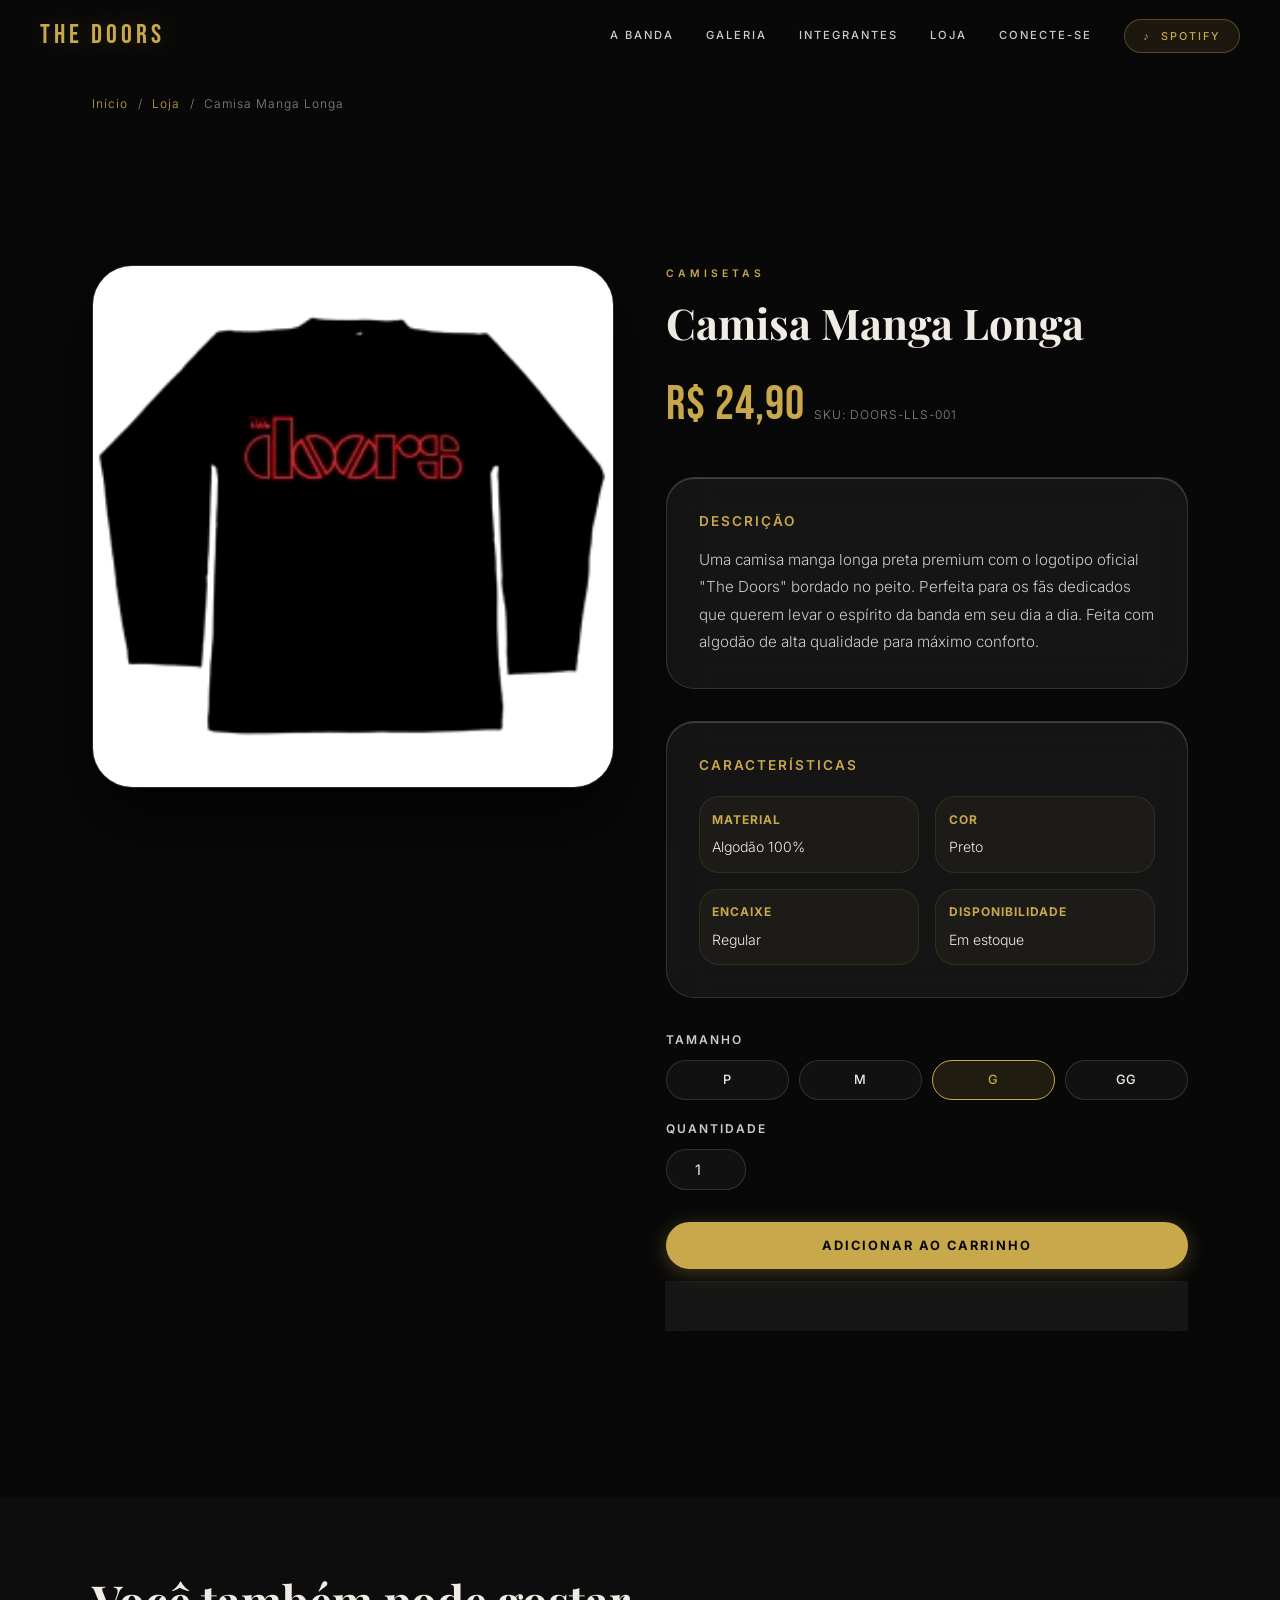
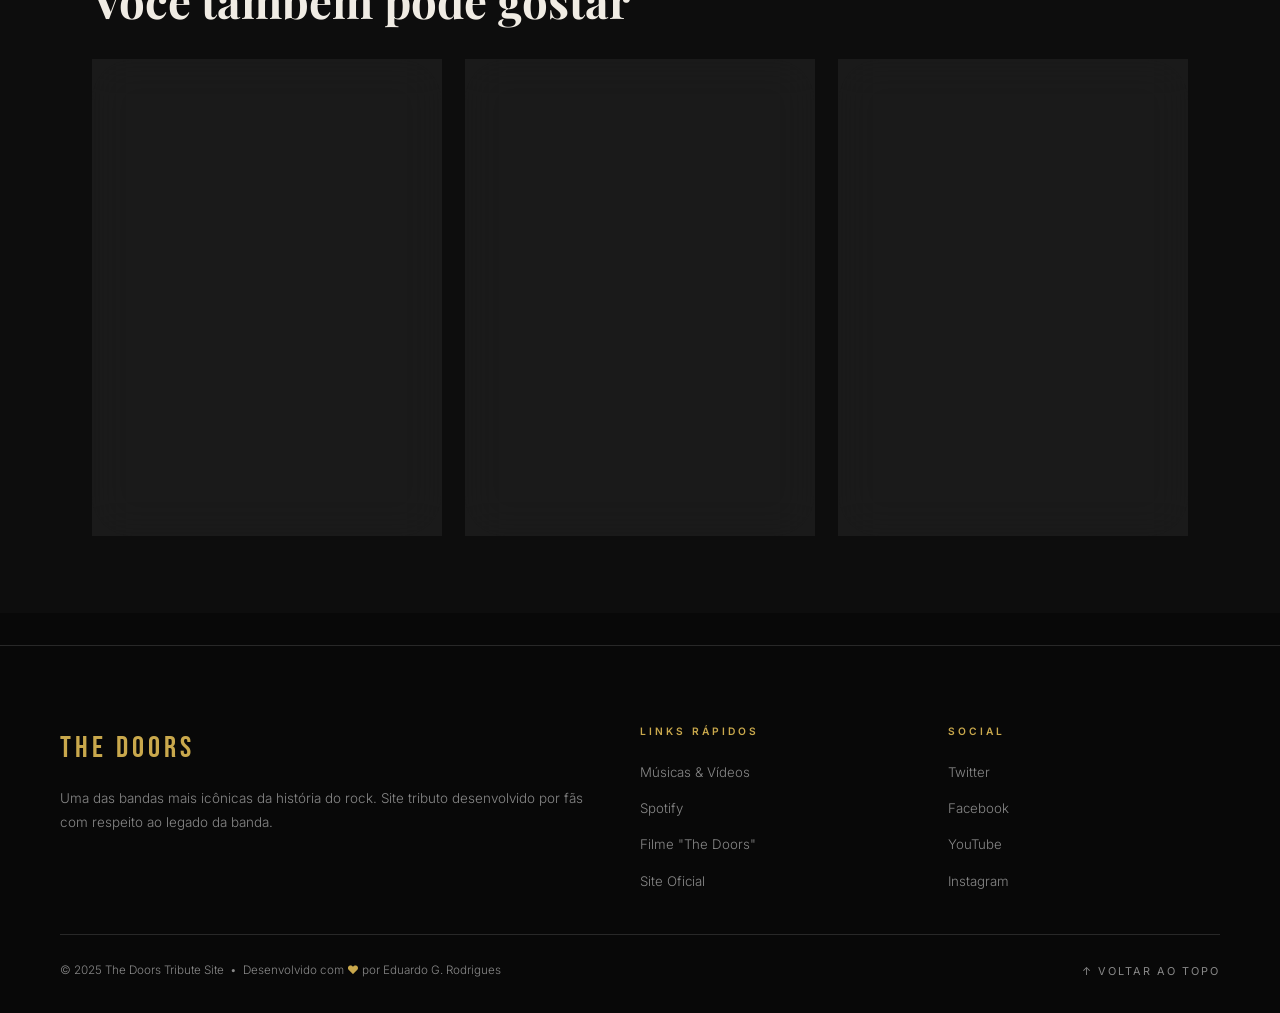
<file: produto-camisa-manga-longa.html>
<!DOCTYPE html>
<html lang="pt-br">
<head>
  <meta charset="UTF-8">
  <meta name="viewport" content="width=device-width, initial-scale=1.0">
  <meta name="description" content="Camisa Manga Longa The Doors — Logo oficial em manga longa preta.">
  <meta name="author" content="Eduardo G. Rodrigues">
  <title>Camisa Manga Longa — The Doors Store</title>
  <link rel="icon" href="imgs/cropped-escape-rooms-adventure-favicon.png">
  <link rel="preconnect" href="https://fonts.googleapis.com">
  <link rel="preconnect" href="https://fonts.gstatic.com" crossorigin>
  <link href="https://fonts.googleapis.com/css2?family=Playfair+Display:ital,wght@0,700;0,900;1,400;1,700&family=Inter:wght@300;400;500;600&family=Bebas+Neue&display=swap" rel="stylesheet">

  <style>
    /* ============================================================
       TOKENS
    ============================================================ */
    *, *::before, *::after { margin: 0; padding: 0; box-sizing: border-box; }

    :root {
      --black:        #080808;
      --dark:         #0d0d0d;
      --dark-mid:     #131313;
      --gold:         #c9a84c;
      --gold-lt:      #e8c97a;
      --gold-dim:     rgba(201,168,76,.12);
      --white:        #f0ece4;
      --gray:         #888;
      --gray-lt:      #ccc;

      /* glass recipe */
      --g-bg:         rgba(255,255,255,.055);
      --g-border:     rgba(255,255,255,.13);
      --g-shine:      rgba(255,255,255,.20);
      --g-blur:       blur(20px) saturate(160%);

      /* radii */
      --r-xs:   8px;
      --r-sm:   14px;
      --r-md:   20px;
      --r-lg:   28px;
      --r-xl:   40px;
      --r-pill: 999px;

      /* layout */
      --nav-h:  72px;
      --max-w:  1160px;

      --f-display: 'Bebas Neue', sans-serif;
      --f-serif:   'Playfair Display', serif;
      --f-body:    'Inter', sans-serif;
    }

    html { scroll-behavior: smooth; scroll-padding-top: var(--nav-h); }

    body {
      background: var(--black);
      color: var(--white);
      font-family: var(--f-body);
      font-weight: 300;
      line-height: 1.7;
      overflow-x: hidden;
    }

    img  { display: block; max-width: 100%; height: auto; }
    a    { color: inherit; text-decoration: none; }
    ul   { list-style: none; }
    button { font-family: var(--f-body); cursor: pointer; }

    ::-webkit-scrollbar       { width: 5px; }
    ::-webkit-scrollbar-track { background: var(--black); }
    ::-webkit-scrollbar-thumb { background: var(--gold); border-radius: var(--r-pill); }

    /* ============================================================
       GLASS UTILITY
    ============================================================ */
    .glass {
      background: var(--g-bg);
      backdrop-filter: var(--g-blur);
      -webkit-backdrop-filter: var(--g-blur);
      border: 1px solid var(--g-border);
      box-shadow: inset 0 1px 0 var(--g-shine), 0 8px 32px rgba(0,0,0,.35);
    }

    /* ============================================================
       LAYOUT
    ============================================================ */
    .wrap {
      width: 100%;
      max-width: var(--max-w);
      margin-inline: auto;
      padding-inline: clamp(1rem, 4vw, 2rem);
    }

    section { padding-block: clamp(4rem, 8vw, 7rem); }

    .section-label {
      display: inline-block;
      font-size: .65rem;
      font-weight: 600;
      letter-spacing: 4px;
      text-transform: uppercase;
      color: var(--gold);
      margin-bottom: .7rem;
    }

    .section-title {
      font-family: var(--f-serif);
      font-size: clamp(1.65rem, 4vw, 2.85rem);
      font-weight: 700;
      line-height: 1.18;
      color: var(--white);
      margin-bottom: 1rem;
    }

    /* ============================================================
       BUTTONS
    ============================================================ */
    .btn-gold {
      display: inline-flex; align-items: center; gap: .45rem;
      padding: .8rem 1.9rem;
      background: var(--gold);
      color: var(--black);
      font-size: .73rem; font-weight: 700; letter-spacing: 2px;
      text-transform: uppercase;
      border: none; border-radius: var(--r-pill);
      transition: background .25s, transform .2s, box-shadow .25s;
      box-shadow: 0 4px 20px rgba(201,168,76,.3);
      white-space: nowrap;
    }
    .btn-gold:hover { background: var(--gold-lt); transform: translateY(-2px); box-shadow: 0 8px 32px rgba(201,168,76,.45); }

    .btn-ghost {
      display: inline-flex; align-items: center; gap: .45rem;
      padding: .8rem 1.9rem;
      background: rgba(255,255,255,.07);
      backdrop-filter: blur(12px); -webkit-backdrop-filter: blur(12px);
      color: var(--white);
      font-size: .73rem; font-weight: 500; letter-spacing: 2px;
      text-transform: uppercase;
      border: 1px solid var(--g-border); border-radius: var(--r-pill);
      transition: background .25s, border-color .25s, color .25s, box-shadow .25s;
      white-space: nowrap;
    }
    .btn-ghost:hover { background: var(--gold-dim); border-color: var(--gold); color: var(--gold); box-shadow: 0 4px 24px rgba(201,168,76,.18); }

    /* ============================================================
       HEADER / NAVBAR
    ============================================================ */
    .header {
      position: fixed;
      inset-block-start: 0;
      inset-inline: 0;
      z-index: 999;
      height: var(--nav-h);
      transition: background .4s ease, backdrop-filter .4s ease, border-color .4s ease, box-shadow .4s ease;
    }

    .header.is-glass {
      background: rgba(8,8,8,.65);
      backdrop-filter: blur(26px) saturate(180%);
      -webkit-backdrop-filter: blur(26px) saturate(180%);
      border-bottom: 1px solid var(--g-border);
      box-shadow: 0 2px 52px rgba(0,0,0,.6), inset 0 -1px 0 rgba(255,255,255,.04);
    }

    .header-inner {
      height: 100%;
      display: flex;
      align-items: center;
      justify-content: space-between;
      gap: 1rem;
      padding-inline: clamp(1rem, 4vw, 2.5rem);
    }

    .header-logo {
      font-family: var(--f-display);
      font-size: clamp(1.35rem, 3vw, 1.7rem);
      letter-spacing: 4px;
      color: var(--gold);
      text-shadow: 0 0 28px rgba(201,168,76,.35);
      flex-shrink: 0;
      line-height: 1;
    }

    .header-nav {
      display: none;
      align-items: center;
      gap: clamp(1.2rem, 2.5vw, 2.2rem);
    }

    .header-nav a {
      font-size: .7rem; font-weight: 500;
      letter-spacing: 2px; text-transform: uppercase;
      color: var(--gray-lt);
      position: relative; transition: color .25s;
    }
    .header-nav a::after {
      content: '';
      position: absolute; bottom: -4px; left: 0;
      width: 0; height: 1px;
      background: var(--gold); border-radius: var(--r-pill);
      transition: width .3s;
    }
    .header-nav a:hover        { color: var(--gold); }
    .header-nav a:hover::after { width: 100%; }

    .header-cta {
      padding: .42rem 1.15rem;
      background: rgba(201,168,76,.1);
      backdrop-filter: blur(8px);
      border: 1px solid rgba(201,168,76,.35);
      border-radius: var(--r-pill);
      color: var(--gold) !important;
      font-size: .68rem !important; letter-spacing: 1.5px;
      transition: background .25s, color .25s, border-color .25s;
      white-space: nowrap;
    }
    .header-cta:hover { background: var(--gold) !important; color: var(--black) !important; border-color: var(--gold) !important; }
    .header-cta::after { display: none !important; }

    .hamburger {
      display: flex; flex-direction: column;
      justify-content: center; align-items: center;
      gap: 5px;
      width: 42px; height: 42px;
      background: rgba(255,255,255,.06);
      backdrop-filter: blur(10px);
      border: 1px solid var(--g-border);
      border-radius: var(--r-md);
      flex-shrink: 0;
      transition: background .25s;
    }
    .hamburger:hover { background: var(--gold-dim); }
    .hamburger span {
      display: block; width: 20px; height: 1.5px;
      background: var(--gold); border-radius: var(--r-pill);
      transition: transform .3s, opacity .3s;
      transform-origin: center;
    }
    .hamburger.open span:nth-child(1) { transform: translateY(6.5px) rotate(45deg); }
    .hamburger.open span:nth-child(2) { opacity: 0; transform: scaleX(0); }
    .hamburger.open span:nth-child(3) { transform: translateY(-6.5px) rotate(-45deg); }

    .nav-drawer {
      position: fixed; inset: 0; z-index: 800;
      background: rgba(8,8,8,.92);
      backdrop-filter: blur(30px) saturate(160%);
      -webkit-backdrop-filter: blur(30px) saturate(160%);
      display: flex; flex-direction: column;
      align-items: center; justify-content: center;
      gap: clamp(1.2rem, 3vh, 1.8rem);
      opacity: 0; pointer-events: none;
      transition: opacity .35s;
    }
    .nav-drawer.open { opacity: 1; pointer-events: all; }

    .nav-drawer a {
      font-family: var(--f-display);
      font-size: clamp(1.8rem, 6vw, 2.4rem);
      letter-spacing: 4px; text-transform: uppercase;
      color: var(--white); transition: color .2s;
    }
    .nav-drawer a:hover { color: var(--gold); }

    .drawer-divider {
      width: 40px; height: 1px;
      background: rgba(255,255,255,.15);
      margin: .4rem 0;
    }

    .drawer-cta {
      padding: .6rem 2rem;
      background: var(--gold-dim);
      border: 1px solid rgba(201,168,76,.4) !important;
      border-radius: var(--r-pill);
      color: var(--gold) !important;
      font-family: var(--f-body) !important;
      font-size: .8rem !important;
      letter-spacing: 2px;
    }
    .drawer-cta:hover { background: var(--gold) !important; color: var(--black) !important; }

    @media (min-width: 768px) {
      .header-nav { display: flex; }
      .hamburger  { display: none; }
      .nav-drawer { display: none !important; }
    }

    /* ============================================================
       BREADCRUMB
    ============================================================ */
    .breadcrumb {
      display: flex;
      gap: .6rem;
      padding-top: calc(var(--nav-h) + 1.4rem);
      margin-bottom: 3rem;
      font-size: .75rem;
      letter-spacing: 1px;
      color: var(--gray);
    }
    .breadcrumb a {
      color: var(--gold);
      transition: color .25s;
    }
    .breadcrumb a:hover { color: var(--gold-lt); }

    /* ============================================================
       PRODUCT DETAIL
    ============================================================ */
    .product-detail {
      display: grid;
      grid-template-columns: 1fr;
      gap: clamp(2rem, 4vw, 4rem);
      align-items: start;
    }
    @media (min-width: 860px) {
      .product-detail { grid-template-columns: 1fr 1fr; }
    }

    /* ★ Product image section */
    .product-image-wrap {
      position: relative;
    }

    .product-image-frame {
      border-radius: var(--r-xl);
      overflow: hidden;
      border: 1px solid var(--g-border);
      box-shadow: inset 0 1px 0 var(--g-shine), 0 32px 64px rgba(0,0,0,.65);
      position: relative;
    }

    .product-image-box {
      width: 100%;
      aspect-ratio: 1;
      overflow: hidden;
      background: linear-gradient(135deg, rgba(201,168,76,.04), rgba(201,168,76,.02));
    }

    .product-image-box img {
      width: 100%;
      height: 100%;
      object-fit: cover;
      object-position: center;
      filter: contrast(1.05);
      transition: transform .7s ease;
    }

    .product-image-frame:hover .product-image-box img {
      transform: scale(1.05);
    }

    /* ★ Product info section */
    .product-info-wrap {
      display: flex;
      flex-direction: column;
      gap: 2rem;
    }

    .product-header {
      display: flex;
      flex-direction: column;
      gap: 1rem;
    }

    .product-category {
      display: inline-block;
      font-size: .65rem;
      font-weight: 600;
      letter-spacing: 4px;
      text-transform: uppercase;
      color: var(--gold);
      width: fit-content;
    }

    .product-title {
      font-family: var(--f-serif);
      font-size: clamp(1.85rem, 4vw, 2.65rem);
      font-weight: 700;
      line-height: 1.15;
      color: var(--white);
    }

    .product-price-box {
      display: flex;
      align-items: baseline;
      gap: .6rem;
    }

    .product-price {
      font-family: var(--f-display);
      font-size: clamp(2rem, 5vw, 3rem);
      color: var(--gold);
      letter-spacing: 1px;
    }

    .product-reference {
      font-size: .75rem;
      color: var(--gray);
      letter-spacing: 1px;
    }

    /* ★ Description */
    .product-description {
      background: var(--g-bg);
      backdrop-filter: var(--g-blur);
      -webkit-backdrop-filter: var(--g-blur);
      border: 1px solid var(--g-border);
      border-radius: var(--r-lg);
      padding: clamp(1.4rem, 3vw, 2rem);
      box-shadow: inset 0 1px 0 var(--g-shine);
    }

    .product-description h3 {
      font-size: .85rem;
      font-weight: 600;
      letter-spacing: 2px;
      text-transform: uppercase;
      color: var(--gold);
      margin-bottom: .8rem;
    }

    .product-description p {
      font-size: .95rem;
      color: var(--gray-lt);
      line-height: 1.8;
    }

    /* ★ Features */
    .product-features {
      background: var(--g-bg);
      backdrop-filter: var(--g-blur);
      -webkit-backdrop-filter: var(--g-blur);
      border: 1px solid var(--g-border);
      border-radius: var(--r-lg);
      padding: clamp(1.4rem, 3vw, 2rem);
      box-shadow: inset 0 1px 0 var(--g-shine);
    }

    .product-features h3 {
      font-size: .85rem;
      font-weight: 600;
      letter-spacing: 2px;
      text-transform: uppercase;
      color: var(--gold);
      margin-bottom: 1.2rem;
    }

    .features-grid {
      display: grid;
      grid-template-columns: 1fr 1fr;
      gap: 1rem;
    }

    .feature-item {
      font-size: .88rem;
      padding: .8rem;
      background: rgba(201,168,76,.04);
      border: 1px solid rgba(201,168,76,.12);
      border-radius: var(--r-md);
      color: var(--white);
    }

    .feature-item strong {
      color: var(--gold);
      display: block;
      font-size: .75rem;
      letter-spacing: 1px;
      margin-bottom: .3rem;
      text-transform: uppercase;
    }

    /* ★ Size/Quantity selector */
    .product-selector {
      display: flex;
      flex-direction: column;
      gap: 1.2rem;
    }

    .selector-group {
      display: flex;
      flex-direction: column;
      gap: .6rem;
    }

    .selector-label {
      font-size: .75rem;
      font-weight: 600;
      letter-spacing: 2px;
      text-transform: uppercase;
      color: var(--gray-lt);
    }

    .size-options, .quantity-input {
      display: flex;
      gap: .6rem;
      align-items: center;
    }

    .size-btn {
      flex: 1;
      padding: .7rem;
      background: rgba(255,255,255,.04);
      border: 1px solid var(--g-border);
      border-radius: var(--r-md);
      color: var(--white);
      font-size: .8rem;
      font-weight: 500;
      transition: background .25s, border-color .25s, color .25s;
      cursor: pointer;
    }

    .size-btn:hover, .size-btn.active {
      background: var(--gold-dim);
      border-color: var(--gold);
      color: var(--gold);
    }

    .quantity-input input {
      width: 80px;
      padding: .7rem;
      background: rgba(255,255,255,.04);
      border: 1px solid var(--g-border);
      border-radius: var(--r-md);
      color: var(--white);
      font-family: var(--f-body);
      font-size: .9rem;
      text-align: center;
      outline: none;
      transition: border-color .25s;
    }

    .quantity-input input:focus {
      border-color: var(--gold);
    }

    /* ★ Action buttons */
    .product-actions {
      display: flex;
      flex-direction: column;
      gap: .8rem;
    }

    .btn-large {
      padding: 1rem 1.5rem;
      font-size: .8rem;
      font-weight: 700;
      letter-spacing: 2px;
      text-transform: uppercase;
      border: none;
      border-radius: var(--r-pill);
      transition: all .25s;
      cursor: pointer;
    }

    .btn-add-cart {
      background: var(--gold);
      color: var(--black);
      box-shadow: 0 4px 20px rgba(201,168,76,.3);
    }

    .btn-add-cart:hover {
      background: var(--gold-lt);
      transform: translateY(-2px);
      box-shadow: 0 8px 32px rgba(201,168,76,.45);
    }

    .btn-wishlist {
      background: rgba(255,255,255,.06);
      border: 1px solid var(--g-border);
      color: var(--white);
      backdrop-filter: blur(12px);
    }

    .btn-wishlist:hover {
      background: var(--gold-dim);
      border-color: var(--gold);
      color: var(--gold);
    }

    /* ============================================================
       RELATED PRODUCTS
    ============================================================ */
    .related-section {
      background: var(--dark);
      margin-top: 4rem;
      padding-block: clamp(3rem, 6vw, 5rem);
    }

    .related-grid {
      display: grid;
      grid-template-columns: repeat(auto-fit, minmax(200px, 1fr));
      gap: clamp(1rem, 2vw, 1.5rem);
      margin-top: 2rem;
    }

    /* ============================================================
       FOOTER
    ============================================================ */
    footer {
      background: var(--black);
      border-top: 1px solid var(--g-border);
      padding: clamp(3rem, 6vw, 5rem) clamp(1rem, 4vw, 2rem) 2rem;
      margin-top: 2rem;
    }

    .footer-grid {
      display: grid;
      grid-template-columns: 1fr;
      gap: 2.2rem;
      max-width: var(--max-w);
      margin-inline: auto;
      margin-bottom: 2.5rem;
    }
    @media (min-width: 600px) { .footer-grid { grid-template-columns: 2fr 1fr 1fr; } }

    .footer-brand {
      font-family: var(--f-display);
      font-size: 1.85rem;
      letter-spacing: 4px;
      color: var(--gold);
      margin-bottom: .8rem;
    }

    .footer-desc {
      font-size: .84rem;
      color: var(--gray);
      line-height: 1.8;
    }

    .footer-col h5 {
      font-size: .64rem;
      font-weight: 600;
      letter-spacing: 3px;
      text-transform: uppercase;
      color: var(--gold);
      margin-bottom: 1.1rem;
    }

    .footer-col ul {
      display: flex;
      flex-direction: column;
      gap: .58rem;
    }

    .footer-col a {
      font-size: .83rem;
      color: var(--gray);
      transition: color .25s;
    }

    .footer-col a:hover { color: var(--gold); }

    .footer-bottom {
      max-width: var(--max-w);
      margin-inline: auto;
      padding-top: 1.6rem;
      border-top: 1px solid var(--g-border);
      display: flex;
      flex-wrap: wrap;
      align-items: center;
      justify-content: space-between;
      gap: .8rem;
    }

    .footer-credit {
      font-size: .73rem;
      color: var(--gray);
    }

    .footer-credit span { color: var(--gold); }

    .back-to-top {
      background: none;
      border: none;
      font-size: .68rem;
      letter-spacing: 2px;
      text-transform: uppercase;
      color: var(--gray);
      transition: color .25s;
    }

    .back-to-top:hover { color: var(--gold); }
  </style>
</head>
<body>

  <!-- ============================================================
       HEADER
  ============================================================ -->
  <header class="header" id="header">
    <div class="header-inner">
      <a href="index.html" class="header-logo">The Doors</a>
      <nav class="header-nav" aria-label="Navegação principal">
        <a href="index.html#about">A Banda</a>
        <a href="index.html#gallery">Galeria</a>
        <a href="index.html#members">Integrantes</a>
        <a href="index.html#store">Loja</a>
        <a href="index.html#connect">Conecte-se</a>
        <a href="https://open.spotify.com/artist/22WZ7M8sxp5THdruNY3gXt" target="_blank" rel="noopener" class="header-cta">♪ &nbsp;Spotify</a>
      </nav>
      <button class="hamburger" id="hamburger" aria-label="Abrir menu" aria-expanded="false">
        <span></span><span></span><span></span>
      </button>
    </div>
  </header>

  <div class="nav-drawer" id="drawer" role="dialog" aria-modal="true" aria-label="Menu mobile">
    <a href="index.html#about" onclick="closeDrawer()">A Banda</a>
    <a href="index.html#gallery" onclick="closeDrawer()">Galeria</a>
    <a href="index.html#members" onclick="closeDrawer()">Integrantes</a>
    <a href="index.html#store" onclick="closeDrawer()">Loja</a>
    <a href="index.html#connect" onclick="closeDrawer()">Conecte-se</a>
    <div class="drawer-divider"></div>
    <a href="https://open.spotify.com/artist/22WZ7M8sxp5THdruNY3gXt" target="_blank" rel="noopener" class="drawer-cta">♪ &nbsp;Ouvir no Spotify</a>
  </div>

  <!-- ============================================================
       MAIN CONTENT
  ============================================================ -->
  <main>
    <div class="wrap">
      <nav class="breadcrumb">
        <a href="index.html">Início</a> / <a href="index.html#store">Loja</a> / <span>Camisa Manga Longa</span>
      </nav>

      <section class="product-detail">
        <!-- ★ Product Image -->
        <div class="product-image-wrap">
          <div class="product-image-frame">
            <div class="product-image-box">
              <img src="imgs/the-doors-long-sleeve-logo.jpg" alt="Camisa Manga Longa The Doors">
            </div>
          </div>
        </div>

        <!-- ★ Product Info -->
        <div class="product-info-wrap">
          <div class="product-header">
            <div class="product-category">Camisetas</div>
            <h1 class="product-title">Camisa Manga Longa</h1>
            <div class="product-price-box">
              <span class="product-price">R$ 24,90</span>
              <span class="product-reference">SKU: DOORS-LLS-001</span>
            </div>
          </div>

          <div class="product-description">
            <h3>Descrição</h3>
            <p>
              Uma camisa manga longa preta premium com o logotipo oficial "The Doors" 
              bordado no peito. Perfeita para os fãs dedicados que querem levar o espírito 
              da banda em seu dia a dia. Feita com algodão de alta qualidade para máximo conforto.
            </p>
          </div>

          <div class="product-features">
            <h3>Características</h3>
            <div class="features-grid">
              <div class="feature-item">
                <strong>Material</strong>
                Algodão 100%
              </div>
              <div class="feature-item">
                <strong>Cor</strong>
                Preto
              </div>
              <div class="feature-item">
                <strong>Encaixe</strong>
                Regular
              </div>
              <div class="feature-item">
                <strong>Disponibilidade</strong>
                Em estoque
              </div>
            </div>
          </div>

          <div class="product-selector">
            <div class="selector-group">
              <label class="selector-label">Tamanho</label>
              <div class="size-options">
                <button class="size-btn">P</button>
                <button class="size-btn">M</button>
                <button class="size-btn active">G</button>
                <button class="size-btn">GG</button>
              </div>
            </div>

            <div class="selector-group">
              <label class="selector-label">Quantidade</label>
              <div class="quantity-input">
                <input type="number" min="1" value="1">
              </div>
            </div>
          </div>

          <div class="product-actions">
            <button class="btn-large btn-add-cart">Adicionar ao carrinho</button>
            <button class="btn-large btn-wishlist">♥ Adicionar aos favoritos</button>
          </div>
        </div>
      </section>
    </div>

    <!-- ============================================================
         RELATED PRODUCTS
    ============================================================ -->
    <section class="related-section">
      <div class="wrap">
        <h2 class="section-title">Você também pode gostar</h2>
        <div class="related-grid">
          <div style="background: var(--g-bg); backdrop-filter: var(--g-blur); border: 1px solid var(--g-border); border-radius: var(--r-xl); overflow: hidden; padding: 1rem;">
            <img src="imgs/the-doors-chapeu-logo.jpg" alt="Boné" style="border-radius: var(--r-lg); margin-bottom: .8rem; width: 100%; aspect-ratio: 1; object-fit: cover;">
            <div style="font-family: var(--f-serif); font-size: .95rem; font-weight: 600; margin-bottom: .4rem;">Boné Preto</div>
            <div class="product-price">R$ 10,00</div>
          </div>
          <div style="background: var(--g-bg); backdrop-filter: var(--g-blur); border: 1px solid var(--g-border); border-radius: var(--r-xl); overflow: hidden; padding: 1rem;">
            <img src="imgs/The_Doors_-_L.A._Woman.jpg" alt="Álbum" style="border-radius: var(--r-lg); margin-bottom: .8rem; width: 100%; aspect-ratio: 1; object-fit: cover;">
            <div style="font-family: var(--f-serif); font-size: .95rem; font-weight: 600; margin-bottom: .4rem;">Álbum L.A. Woman</div>
            <div class="product-price">R$ 28,30</div>
          </div>
          <div style="background: var(--g-bg); backdrop-filter: var(--g-blur); border: 1px solid var(--g-border); border-radius: var(--r-xl); overflow: hidden; padding: 1rem;">
            <img src="imgs/produtos_macfly_estampas_4545.jpg" alt="Camiseta Feminina" style="border-radius: var(--r-lg); margin-bottom: .8rem; width: 100%; aspect-ratio: 1; object-fit: cover;">
            <div style="font-family: var(--f-serif); font-size: .95rem; font-weight: 600; margin-bottom: .4rem;">Camiseta Feminina</div>
            <div class="product-price">R$ 20,00</div>
          </div>
        </div>
      </div>
    </section>
  </main>

  <!-- ============================================================
       FOOTER
  ============================================================ -->
  <footer>
    <div class="footer-grid">
      <div>
        <div class="footer-brand">The Doors</div>
        <p class="footer-desc">
          Uma das bandas mais icônicas da história do rock. Site tributo
          desenvolvido por fãs com respeito ao legado da banda.
        </p>
      </div>
      <div class="footer-col">
        <h5>Links rápidos</h5>
        <ul>
          <li><a href="https://www.youtube.com/user/thedoors" target="_blank" rel="noopener">Músicas &amp; Vídeos</a></li>
          <li><a href="https://open.spotify.com/artist/22WZ7M8sxp5THdruNY3gXt" target="_blank" rel="noopener">Spotify</a></li>
          <li><a href="https://www.imdb.com/title/tt0101761/" target="_blank" rel="noopener">Filme "The Doors"</a></li>
          <li><a href="https://thedoors.com" target="_blank" rel="noopener">Site Oficial</a></li>
        </ul>
      </div>
      <div class="footer-col">
        <h5>Social</h5>
        <ul>
          <li><a href="https://twitter.com/thedoors" target="_blank" rel="noopener">Twitter</a></li>
          <li><a href="https://pt-br.facebook.com/thedoors/" target="_blank" rel="noopener">Facebook</a></li>
          <li><a href="https://www.youtube.com/user/thedoors" target="_blank" rel="noopener">YouTube</a></li>
          <li><a href="https://www.instagram.com/thedoors/" target="_blank" rel="noopener">Instagram</a></li>
        </ul>
      </div>
    </div>
    <div class="footer-bottom">
      <p class="footer-credit">
        © 2025 The Doors Tribute Site &nbsp;•&nbsp;
        Desenvolvido com <span>♥</span> por Eduardo G. Rodrigues
      </p>
      <button class="back-to-top" onclick="window.scrollTo({top:0,behavior:'smooth'})">↑ Voltar ao topo</button>
    </div>
  </footer>

  <script>
    /* ---- Header: glass ao scroll ---- */
    const header = document.getElementById('header');
    let ticking = false;

    window.addEventListener('scroll', () => {
      if (!ticking) {
        requestAnimationFrame(() => {
          header.classList.toggle('is-glass', window.scrollY > 20);
          ticking = false;
        });
        ticking = true;
      }
    }, { passive: true });

    /* ---- Hamburger / Drawer ---- */
    const hamburger = document.getElementById('hamburger');
    const drawer = document.getElementById('drawer');

    hamburger.addEventListener('click', () => {
      const isOpen = drawer.classList.toggle('open');
      hamburger.classList.toggle('open');
      hamburger.setAttribute('aria-expanded', isOpen);
    });

    function closeDrawer() {
      drawer.classList.remove('open');
      hamburger.classList.remove('open');
      hamburger.setAttribute('aria-expanded', false);
    }

    /* ---- Size selection ---- */
    document.querySelectorAll('.size-btn').forEach(btn => {
      btn.addEventListener('click', function() {
        document.querySelectorAll('.size-btn').forEach(b => b.classList.remove('active'));
        this.classList.add('active');
      });
    });

    /* ---- Add to cart ---- */
    document.querySelector('.btn-add-cart').addEventListener('click', function() {
      const size = document.querySelector('.size-btn.active').textContent;
      const quantity = document.querySelector('.quantity-input input').value;
      alert(`${quantity} Camisa Manga Longa (Tamanho ${size}) adicionado ao carrinho!`);
    });

    /* ---- Wishlist ---- */
    document.querySelector('.btn-wishlist').addEventListener('click', function() {
      this.style.background = 'var(--gold-dim)';
      this.style.borderColor = 'var(--gold)';
      this.textContent = '♥ Adicionado aos favoritos';
      setTimeout(() => alert('Produto adicionado aos favoritos!'), 100);
    });
  </script>
</body>
</html>
</file>
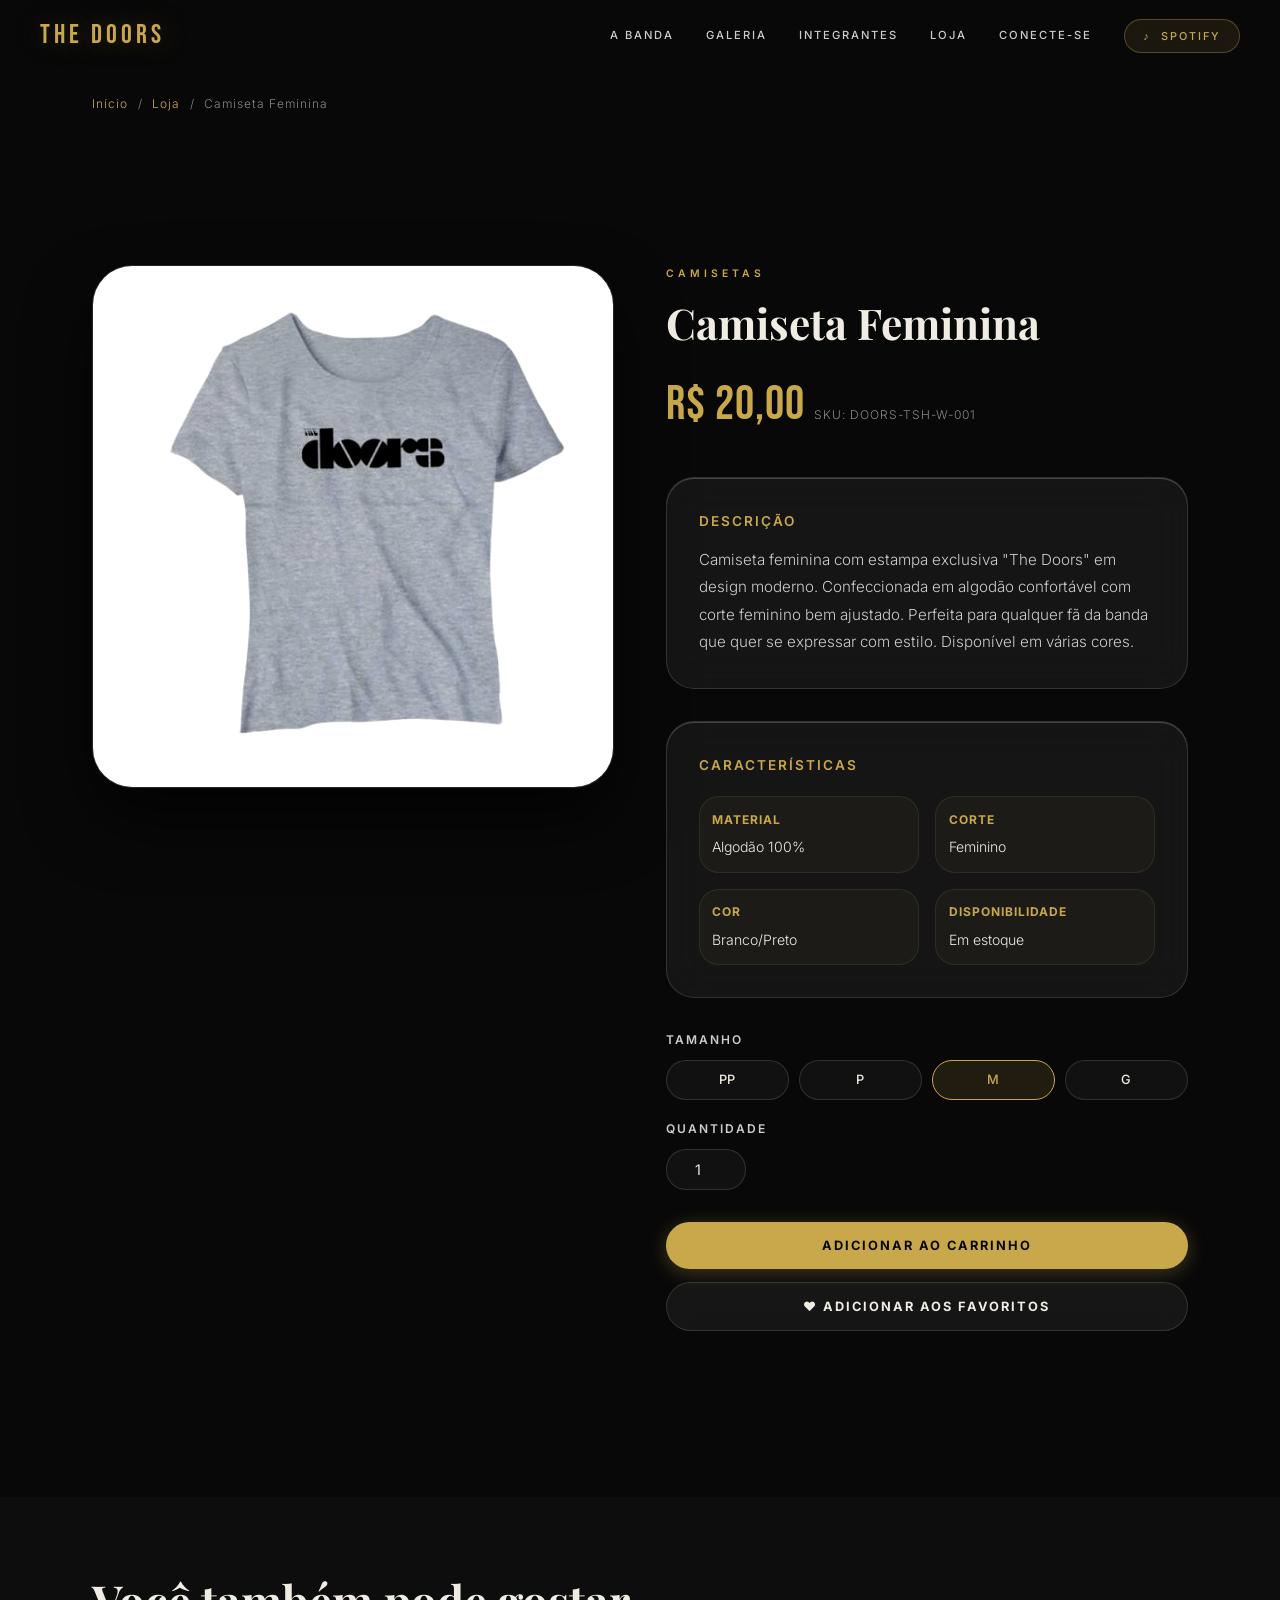
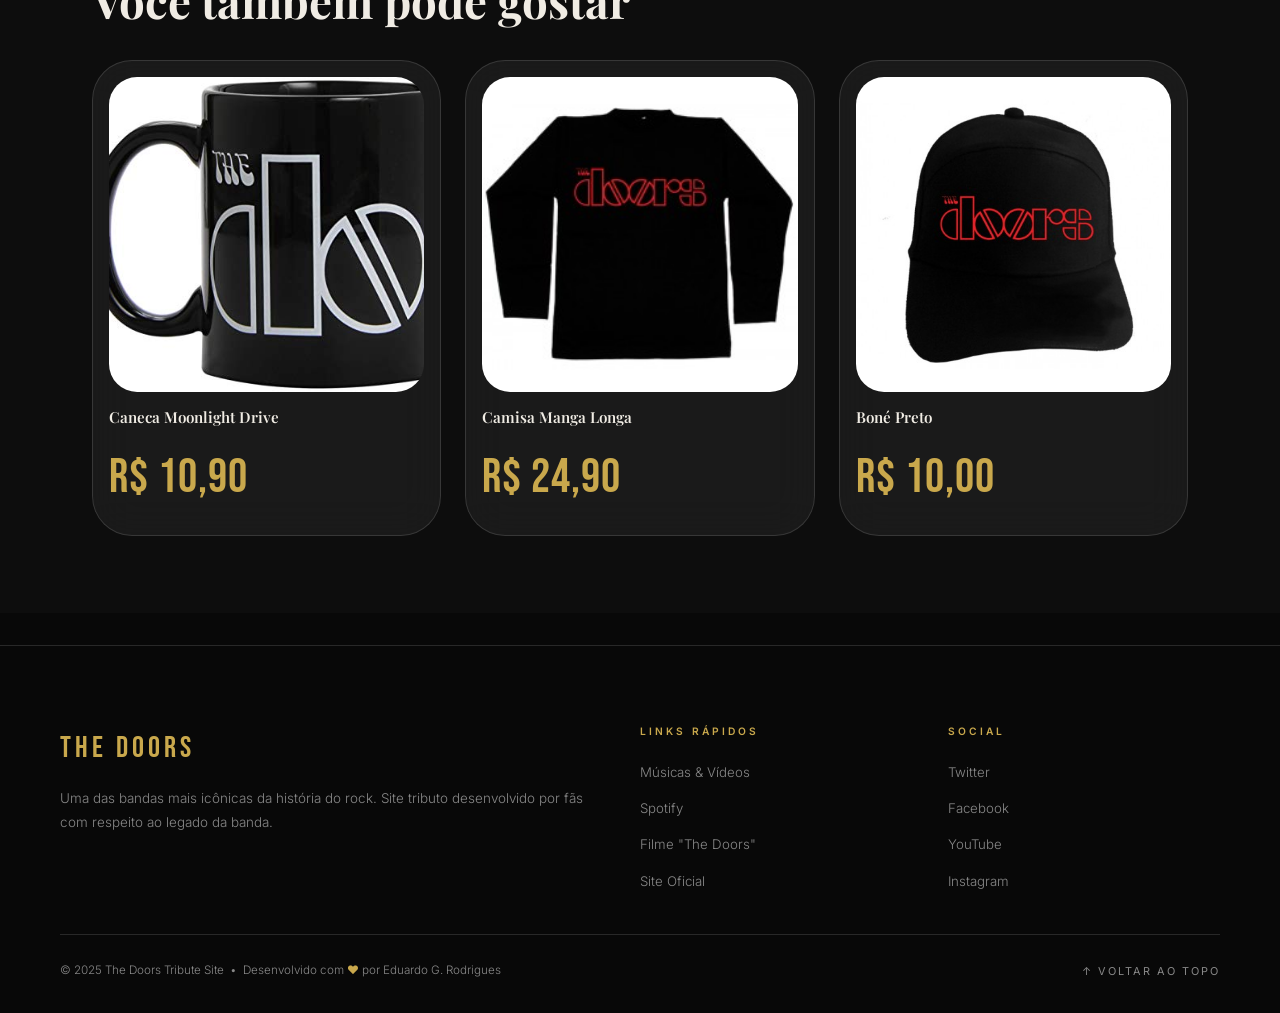
<file: produto-camiseta-feminina.html>
<!DOCTYPE html>
<html lang="pt-br">
<head>
  <meta charset="UTF-8">
  <meta name="viewport" content="width=device-width, initial-scale=1.0">
  <meta name="description" content="Camiseta Feminina The Doors — Design exclusivo com estampa oficial.">
  <meta name="author" content="Eduardo G. Rodrigues">
  <title>Camiseta Feminina — The Doors Store</title>
  <link rel="icon" href="imgs/cropped-escape-rooms-adventure-favicon.png">
  <link rel="preconnect" href="https://fonts.googleapis.com">
  <link rel="preconnect" href="https://fonts.gstatic.com" crossorigin>
  <link href="https://fonts.googleapis.com/css2?family=Playfair+Display:ital,wght@0,700;0,900;1,400;1,700&family=Inter:wght@300;400;500;600&family=Bebas+Neue&display=swap" rel="stylesheet">

  <style>
    *, *::before, *::after { margin: 0; padding: 0; box-sizing: border-box; }
    :root { --black: #080808; --dark: #0d0d0d; --dark-mid: #131313; --gold: #c9a84c; --gold-lt: #e8c97a; --gold-dim: rgba(201,168,76,.12); --white: #f0ece4; --gray: #888; --gray-lt: #ccc; --g-bg: rgba(255,255,255,.055); --g-border: rgba(255,255,255,.13); --g-shine: rgba(255,255,255,.20); --g-blur: blur(20px) saturate(160%); --r-xs: 8px; --r-sm: 14px; --r-md: 20px; --r-lg: 28px; --r-xl: 40px; --r-pill: 999px; --nav-h: 72px; --max-w: 1160px; --f-display: 'Bebas Neue', sans-serif; --f-serif: 'Playfair Display', serif; --f-body: 'Inter', sans-serif; }
    html { scroll-behavior: smooth; scroll-padding-top: var(--nav-h); }
    body { background: var(--black); color: var(--white); font-family: var(--f-body); font-weight: 300; line-height: 1.7; overflow-x: hidden; }
    img { display: block; max-width: 100%; height: auto; }
    a { color: inherit; text-decoration: none; }
    ul { list-style: none; }
    button { font-family: var(--f-body); cursor: pointer; }
    ::-webkit-scrollbar { width: 5px; }
    ::-webkit-scrollbar-track { background: var(--black); }
    ::-webkit-scrollbar-thumb { background: var(--gold); border-radius: var(--r-pill); }

    .wrap { width: 100%; max-width: var(--max-w); margin-inline: auto; padding-inline: clamp(1rem, 4vw, 2rem); }
    section { padding-block: clamp(4rem, 8vw, 7rem); }
    .section-label { display: inline-block; font-size: .65rem; font-weight: 600; letter-spacing: 4px; text-transform: uppercase; color: var(--gold); margin-bottom: .7rem; }
    .section-title { font-family: var(--f-serif); font-size: clamp(1.65rem, 4vw, 2.85rem); font-weight: 700; line-height: 1.18; color: var(--white); margin-bottom: 1rem; }

    .btn-gold { display: inline-flex; align-items: center; gap: .45rem; padding: .8rem 1.9rem; background: var(--gold); color: var(--black); font-size: .73rem; font-weight: 700; letter-spacing: 2px; text-transform: uppercase; border: none; border-radius: var(--r-pill); transition: background .25s, transform .2s, box-shadow .25s; box-shadow: 0 4px 20px rgba(201,168,76,.3); white-space: nowrap; }
    .btn-gold:hover { background: var(--gold-lt); transform: translateY(-2px); box-shadow: 0 8px 32px rgba(201,168,76,.45); }
    .btn-ghost { display: inline-flex; align-items: center; gap: .45rem; padding: .8rem 1.9rem; background: rgba(255,255,255,.07); backdrop-filter: blur(12px); color: var(--white); font-size: .73rem; font-weight: 500; letter-spacing: 2px; text-transform: uppercase; border: 1px solid var(--g-border); border-radius: var(--r-pill); transition: background .25s, border-color .25s, color .25s, box-shadow .25s; white-space: nowrap; }
    .btn-ghost:hover { background: var(--gold-dim); border-color: var(--gold); color: var(--gold); box-shadow: 0 4px 24px rgba(201,168,76,.18); }

    .header { position: fixed; inset-block-start: 0; inset-inline: 0; z-index: 999; height: var(--nav-h); transition: background .4s ease, backdrop-filter .4s ease, border-color .4s ease, box-shadow .4s ease; }
    .header.is-glass { background: rgba(8,8,8,.65); backdrop-filter: blur(26px) saturate(180%); border-bottom: 1px solid var(--g-border); box-shadow: 0 2px 52px rgba(0,0,0,.6), inset 0 -1px 0 rgba(255,255,255,.04); }
    .header-inner { height: 100%; display: flex; align-items: center; justify-content: space-between; gap: 1rem; padding-inline: clamp(1rem, 4vw, 2.5rem); }
    .header-logo { font-family: var(--f-display); font-size: clamp(1.35rem, 3vw, 1.7rem); letter-spacing: 4px; color: var(--gold); text-shadow: 0 0 28px rgba(201,168,76,.35); flex-shrink: 0; line-height: 1; }
    .header-nav { display: none; align-items: center; gap: clamp(1.2rem, 2.5vw, 2.2rem); }
    .header-nav a { font-size: .7rem; font-weight: 500; letter-spacing: 2px; text-transform: uppercase; color: var(--gray-lt); position: relative; transition: color .25s; }
    .header-nav a::after { content: ''; position: absolute; bottom: -4px; left: 0; width: 0; height: 1px; background: var(--gold); border-radius: var(--r-pill); transition: width .3s; }
    .header-nav a:hover { color: var(--gold); }
    .header-nav a:hover::after { width: 100%; }
    .header-cta { padding: .42rem 1.15rem; background: rgba(201,168,76,.1); backdrop-filter: blur(8px); border: 1px solid rgba(201,168,76,.35); border-radius: var(--r-pill); color: var(--gold) !important; font-size: .68rem !important; letter-spacing: 1.5px; transition: background .25s, color .25s, border-color .25s; white-space: nowrap; }
    .header-cta:hover { background: var(--gold) !important; color: var(--black) !important; border-color: var(--gold) !important; }
    .header-cta::after { display: none !important; }
    .hamburger { display: flex; flex-direction: column; justify-content: center; align-items: center; gap: 5px; width: 42px; height: 42px; background: rgba(255,255,255,.06); backdrop-filter: blur(10px); border: 1px solid var(--g-border); border-radius: var(--r-md); flex-shrink: 0; transition: background .25s; }
    .hamburger:hover { background: var(--gold-dim); }
    .hamburger span { display: block; width: 20px; height: 1.5px; background: var(--gold); border-radius: var(--r-pill); transition: transform .3s, opacity .3s; transform-origin: center; }
    .hamburger.open span:nth-child(1) { transform: translateY(6.5px) rotate(45deg); }
    .hamburger.open span:nth-child(2) { opacity: 0; transform: scaleX(0); }
    .hamburger.open span:nth-child(3) { transform: translateY(-6.5px) rotate(-45deg); }

    .nav-drawer { position: fixed; inset: 0; z-index: 800; background: rgba(8,8,8,.92); backdrop-filter: blur(30px) saturate(160%); display: flex; flex-direction: column; align-items: center; justify-content: center; gap: clamp(1.2rem, 3vh, 1.8rem); opacity: 0; pointer-events: none; transition: opacity .35s; }
    .nav-drawer.open { opacity: 1; pointer-events: all; }
    .nav-drawer a { font-family: var(--f-display); font-size: clamp(1.8rem, 6vw, 2.4rem); letter-spacing: 4px; text-transform: uppercase; color: var(--white); transition: color .2s; }
    .nav-drawer a:hover { color: var(--gold); }
    .drawer-divider { width: 40px; height: 1px; background: rgba(255,255,255,.15); margin: .4rem 0; }
    .drawer-cta { padding: .6rem 2rem; background: var(--gold-dim); border: 1px solid rgba(201,168,76,.4) !important; border-radius: var(--r-pill); color: var(--gold) !important; font-family: var(--f-body) !important; font-size: .8rem !important; letter-spacing: 2px; }
    .drawer-cta:hover { background: var(--gold) !important; color: var(--black) !important; }

    @media (min-width: 768px) { .header-nav { display: flex; } .hamburger { display: none; } .nav-drawer { display: none !important; } }

    .breadcrumb { display: flex; gap: .6rem; padding-top: calc(var(--nav-h) + 1.4rem); margin-bottom: 3rem; font-size: .75rem; letter-spacing: 1px; color: var(--gray); }
    .breadcrumb a { color: var(--gold); transition: color .25s; }
    .breadcrumb a:hover { color: var(--gold-lt); }

    .product-detail { display: grid; grid-template-columns: 1fr; gap: clamp(2rem, 4vw, 4rem); align-items: start; }
    @media (min-width: 860px) { .product-detail { grid-template-columns: 1fr 1fr; } }

    .product-image-wrap { position: relative; }
    .product-image-frame { border-radius: var(--r-xl); overflow: hidden; border: 1px solid var(--g-border); box-shadow: inset 0 1px 0 var(--g-shine), 0 32px 64px rgba(0,0,0,.65); }
    .product-image-box { width: 100%; aspect-ratio: 1; overflow: hidden; background: linear-gradient(135deg, rgba(201,168,76,.04), rgba(201,168,76,.02)); }
    .product-image-box img { width: 100%; height: 100%; object-fit: cover; object-position: center; filter: contrast(1.05); transition: transform .7s ease; }
    .product-image-frame:hover .product-image-box img { transform: scale(1.05); }

    .product-info-wrap { display: flex; flex-direction: column; gap: 2rem; }
    .product-header { display: flex; flex-direction: column; gap: 1rem; }
    .product-category { display: inline-block; font-size: .65rem; font-weight: 600; letter-spacing: 4px; text-transform: uppercase; color: var(--gold); width: fit-content; }
    .product-title { font-family: var(--f-serif); font-size: clamp(1.85rem, 4vw, 2.65rem); font-weight: 700; line-height: 1.15; color: var(--white); }
    .product-price-box { display: flex; align-items: baseline; gap: .6rem; }
    .product-price { font-family: var(--f-display); font-size: clamp(2rem, 5vw, 3rem); color: var(--gold); letter-spacing: 1px; }
    .product-reference { font-size: .75rem; color: var(--gray); letter-spacing: 1px; }

    .product-description { background: var(--g-bg); backdrop-filter: var(--g-blur); border: 1px solid var(--g-border); border-radius: var(--r-lg); padding: clamp(1.4rem, 3vw, 2rem); box-shadow: inset 0 1px 0 var(--g-shine); }
    .product-description h3 { font-size: .85rem; font-weight: 600; letter-spacing: 2px; text-transform: uppercase; color: var(--gold); margin-bottom: .8rem; }
    .product-description p { font-size: .95rem; color: var(--gray-lt); line-height: 1.8; }

    .product-features { background: var(--g-bg); backdrop-filter: var(--g-blur); border: 1px solid var(--g-border); border-radius: var(--r-lg); padding: clamp(1.4rem, 3vw, 2rem); box-shadow: inset 0 1px 0 var(--g-shine); }
    .product-features h3 { font-size: .85rem; font-weight: 600; letter-spacing: 2px; text-transform: uppercase; color: var(--gold); margin-bottom: 1.2rem; }
    .features-grid { display: grid; grid-template-columns: 1fr 1fr; gap: 1rem; }
    .feature-item { font-size: .88rem; padding: .8rem; background: rgba(201,168,76,.04); border: 1px solid rgba(201,168,76,.12); border-radius: var(--r-md); color: var(--white); }
    .feature-item strong { color: var(--gold); display: block; font-size: .75rem; letter-spacing: 1px; margin-bottom: .3rem; text-transform: uppercase; }

    .product-selector { display: flex; flex-direction: column; gap: 1.2rem; }
    .selector-group { display: flex; flex-direction: column; gap: .6rem; }
    .selector-label { font-size: .75rem; font-weight: 600; letter-spacing: 2px; text-transform: uppercase; color: var(--gray-lt); }
    .size-options, .quantity-input { display: flex; gap: .6rem; align-items: center; }
    .size-btn { flex: 1; padding: .7rem; background: rgba(255,255,255,.04); border: 1px solid var(--g-border); border-radius: var(--r-md); color: var(--white); font-size: .8rem; font-weight: 500; transition: background .25s, border-color .25s, color .25s; cursor: pointer; }
    .size-btn:hover, .size-btn.active { background: var(--gold-dim); border-color: var(--gold); color: var(--gold); }
    .quantity-input input { width: 80px; padding: .7rem; background: rgba(255,255,255,.04); border: 1px solid var(--g-border); border-radius: var(--r-md); color: var(--white); font-family: var(--f-body); font-size: .9rem; text-align: center; outline: none; transition: border-color .25s; }
    .quantity-input input:focus { border-color: var(--gold); }

    .product-actions { display: flex; flex-direction: column; gap: .8rem; }
    .btn-large { padding: 1rem 1.5rem; font-size: .8rem; font-weight: 700; letter-spacing: 2px; text-transform: uppercase; border: none; border-radius: var(--r-pill); transition: all .25s; cursor: pointer; }
    .btn-add-cart { background: var(--gold); color: var(--black); box-shadow: 0 4px 20px rgba(201,168,76,.3); }
    .btn-add-cart:hover { background: var(--gold-lt); transform: translateY(-2px); box-shadow: 0 8px 32px rgba(201,168,76,.45); }
    .btn-wishlist { background: rgba(255,255,255,.06); border: 1px solid var(--g-border); color: var(--white); backdrop-filter: blur(12px); }
    .btn-wishlist:hover { background: var(--gold-dim); border-color: var(--gold); color: var(--gold); }

    .related-section { background: var(--dark); margin-top: 4rem; padding-block: clamp(3rem, 6vw, 5rem); }
    .related-grid { display: grid; grid-template-columns: repeat(auto-fit, minmax(200px, 1fr)); gap: clamp(1rem, 2vw, 1.5rem); margin-top: 2rem; }

    footer { background: var(--black); border-top: 1px solid var(--g-border); padding: clamp(3rem, 6vw, 5rem) clamp(1rem, 4vw, 2rem) 2rem; margin-top: 2rem; }
    .footer-grid { display: grid; grid-template-columns: 1fr; gap: 2.2rem; max-width: var(--max-w); margin-inline: auto; margin-bottom: 2.5rem; }
    @media (min-width: 600px) { .footer-grid { grid-template-columns: 2fr 1fr 1fr; } }
    .footer-brand { font-family: var(--f-display); font-size: 1.85rem; letter-spacing: 4px; color: var(--gold); margin-bottom: .8rem; }
    .footer-desc { font-size: .84rem; color: var(--gray); line-height: 1.8; }
    .footer-col h5 { font-size: .64rem; font-weight: 600; letter-spacing: 3px; text-transform: uppercase; color: var(--gold); margin-bottom: 1.1rem; }
    .footer-col ul { display: flex; flex-direction: column; gap: .58rem; }
    .footer-col a { font-size: .83rem; color: var(--gray); transition: color .25s; }
    .footer-col a:hover { color: var(--gold); }
    .footer-bottom { max-width: var(--max-w); margin-inline: auto; padding-top: 1.6rem; border-top: 1px solid var(--g-border); display: flex; flex-wrap: wrap; align-items: center; justify-content: space-between; gap: .8rem; }
    .footer-credit { font-size: .73rem; color: var(--gray); }
    .footer-credit span { color: var(--gold); }
    .back-to-top { background: none; border: none; font-size: .68rem; letter-spacing: 2px; text-transform: uppercase; color: var(--gray); transition: color .25s; }
    .back-to-top:hover { color: var(--gold); }
  </style>
</head>
<body>

  <header class="header" id="header">
    <div class="header-inner">
      <a href="index.html" class="header-logo">The Doors</a>
      <nav class="header-nav" aria-label="Navegação principal">
        <a href="index.html#about">A Banda</a>
        <a href="index.html#gallery">Galeria</a>
        <a href="index.html#members">Integrantes</a>
        <a href="index.html#store">Loja</a>
        <a href="index.html#connect">Conecte-se</a>
        <a href="https://open.spotify.com/artist/22WZ7M8sxp5THdruNY3gXt" target="_blank" rel="noopener" class="header-cta">♪ &nbsp;Spotify</a>
      </nav>
      <button class="hamburger" id="hamburger" aria-label="Abrir menu" aria-expanded="false">
        <span></span><span></span><span></span>
      </button>
    </div>
  </header>

  <div class="nav-drawer" id="drawer" role="dialog" aria-modal="true" aria-label="Menu mobile">
    <a href="index.html#about" onclick="closeDrawer()">A Banda</a>
    <a href="index.html#gallery" onclick="closeDrawer()">Galeria</a>
    <a href="index.html#members" onclick="closeDrawer()">Integrantes</a>
    <a href="index.html#store" onclick="closeDrawer()">Loja</a>
    <a href="index.html#connect" onclick="closeDrawer()">Conecte-se</a>
    <div class="drawer-divider"></div>
    <a href="https://open.spotify.com/artist/22WZ7M8sxp5THdruNY3gXt" target="_blank" rel="noopener" class="drawer-cta">♪ &nbsp;Ouvir no Spotify</a>
  </div>

  <main>
    <div class="wrap">
      <nav class="breadcrumb">
        <a href="index.html">Início</a> / <a href="index.html#store">Loja</a> / <span>Camiseta Feminina</span>
      </nav>

      <section class="product-detail">
        <div class="product-image-wrap">
          <div class="product-image-frame">
            <div class="product-image-box">
              <img src="imgs/produtos_macfly_estampas_4545.jpg" alt="Camiseta Feminina The Doors">
            </div>
          </div>
        </div>

        <div class="product-info-wrap">
          <div class="product-header">
            <div class="product-category">Camisetas</div>
            <h1 class="product-title">Camiseta Feminina</h1>
            <div class="product-price-box">
              <span class="product-price">R$ 20,00</span>
              <span class="product-reference">SKU: DOORS-TSH-W-001</span>
            </div>
          </div>

          <div class="product-description">
            <h3>Descrição</h3>
            <p>
              Camiseta feminina com estampa exclusiva "The Doors" em design moderno. Confeccionada em 
              algodão confortável com corte feminino bem ajustado. Perfeita para qualquer fã da banda 
              que quer se expressar com estilo. Disponível em várias cores.
            </p>
          </div>

          <div class="product-features">
            <h3>Características</h3>
            <div class="features-grid">
              <div class="feature-item">
                <strong>Material</strong>
                Algodão 100%
              </div>
              <div class="feature-item">
                <strong>Corte</strong>
                Feminino
              </div>
              <div class="feature-item">
                <strong>Cor</strong>
                Branco/Preto
              </div>
              <div class="feature-item">
                <strong>Disponibilidade</strong>
                Em estoque
              </div>
            </div>
          </div>

          <div class="product-selector">
            <div class="selector-group">
              <label class="selector-label">Tamanho</label>
              <div class="size-options">
                <button class="size-btn">PP</button>
                <button class="size-btn">P</button>
                <button class="size-btn active">M</button>
                <button class="size-btn">G</button>
              </div>
            </div>

            <div class="selector-group">
              <label class="selector-label">Quantidade</label>
              <div class="quantity-input">
                <input type="number" min="1" value="1">
              </div>
            </div>
          </div>

          <div class="product-actions">
            <button class="btn-large btn-add-cart">Adicionar ao carrinho</button>
            <button class="btn-large btn-wishlist">♥ Adicionar aos favoritos</button>
          </div>
        </div>
      </section>
    </div>

    <section class="related-section">
      <div class="wrap">
        <h2 class="section-title">Você também pode gostar</h2>
        <div class="related-grid">
          <div style="background: var(--g-bg); backdrop-filter: var(--g-blur); border: 1px solid var(--g-border); border-radius: var(--r-xl); overflow: hidden; padding: 1rem;">
            <img src="imgs/614x4cjztyL._SX450_.jpg" alt="Caneca" style="border-radius: var(--r-lg); margin-bottom: .8rem; width: 100%; aspect-ratio: 1; object-fit: cover;">
            <div style="font-family: var(--f-serif); font-size: .95rem; font-weight: 600; margin-bottom: .4rem;">Caneca Moonlight Drive</div>
            <div class="product-price">R$ 10,90</div>
          </div>
          <div style="background: var(--g-bg); backdrop-filter: var(--g-blur); border: 1px solid var(--g-border); border-radius: var(--r-xl); overflow: hidden; padding: 1rem;">
            <img src="imgs/the-doors-long-sleeve-logo.jpg" alt="Camisa" style="border-radius: var(--r-lg); margin-bottom: .8rem; width: 100%; aspect-ratio: 1; object-fit: cover;">
            <div style="font-family: var(--f-serif); font-size: .95rem; font-weight: 600; margin-bottom: .4rem;">Camisa Manga Longa</div>
            <div class="product-price">R$ 24,90</div>
          </div>
          <div style="background: var(--g-bg); backdrop-filter: var(--g-blur); border: 1px solid var(--g-border); border-radius: var(--r-xl); overflow: hidden; padding: 1rem;">
            <img src="imgs/the-doors-chapeu-logo.jpg" alt="Boné" style="border-radius: var(--r-lg); margin-bottom: .8rem; width: 100%; aspect-ratio: 1; object-fit: cover;">
            <div style="font-family: var(--f-serif); font-size: .95rem; font-weight: 600; margin-bottom: .4rem;">Boné Preto</div>
            <div class="product-price">R$ 10,00</div>
          </div>
        </div>
      </div>
    </section>
  </main>

  <footer>
    <div class="footer-grid">
      <div>
        <div class="footer-brand">The Doors</div>
        <p class="footer-desc">Uma das bandas mais icônicas da história do rock. Site tributo desenvolvido por fãs com respeito ao legado da banda.</p>
      </div>
      <div class="footer-col">
        <h5>Links rápidos</h5>
        <ul>
          <li><a href="https://www.youtube.com/user/thedoors" target="_blank" rel="noopener">Músicas &amp; Vídeos</a></li>
          <li><a href="https://open.spotify.com/artist/22WZ7M8sxp5THdruNY3gXt" target="_blank" rel="noopener">Spotify</a></li>
          <li><a href="https://www.imdb.com/title/tt0101761/" target="_blank" rel="noopener">Filme "The Doors"</a></li>
          <li><a href="https://thedoors.com" target="_blank" rel="noopener">Site Oficial</a></li>
        </ul>
      </div>
      <div class="footer-col">
        <h5>Social</h5>
        <ul>
          <li><a href="https://twitter.com/thedoors" target="_blank" rel="noopener">Twitter</a></li>
          <li><a href="https://pt-br.facebook.com/thedoors/" target="_blank" rel="noopener">Facebook</a></li>
          <li><a href="https://www.youtube.com/user/thedoors" target="_blank" rel="noopener">YouTube</a></li>
          <li><a href="https://www.instagram.com/thedoors/" target="_blank" rel="noopener">Instagram</a></li>
        </ul>
      </div>
    </div>
    <div class="footer-bottom">
      <p class="footer-credit">© 2025 The Doors Tribute Site &nbsp;•&nbsp; Desenvolvido com <span>♥</span> por Eduardo G. Rodrigues</p>
      <button class="back-to-top" onclick="window.scrollTo({top:0,behavior:'smooth'})">↑ Voltar ao topo</button>
    </div>
  </footer>

  <script>
    const header = document.getElementById('header');
    let ticking = false;
    window.addEventListener('scroll', () => {
      if (!ticking) {
        requestAnimationFrame(() => {
          header.classList.toggle('is-glass', window.scrollY > 20);
          ticking = false;
        });
        ticking = true;
      }
    }, { passive: true });

    const hamburger = document.getElementById('hamburger');
    const drawer = document.getElementById('drawer');
    hamburger.addEventListener('click', () => {
      const isOpen = drawer.classList.toggle('open');
      hamburger.classList.toggle('open');
      hamburger.setAttribute('aria-expanded', isOpen);
    });

    function closeDrawer() {
      drawer.classList.remove('open');
      hamburger.classList.remove('open');
      hamburger.setAttribute('aria-expanded', false);
    }

    document.querySelectorAll('.size-btn').forEach(btn => {
      btn.addEventListener('click', function() {
        document.querySelectorAll('.size-btn').forEach(b => b.classList.remove('active'));
        this.classList.add('active');
      });
    });

    document.querySelector('.btn-add-cart').addEventListener('click', function() {
      const size = document.querySelector('.size-btn.active').textContent;
      const quantity = document.querySelector('.quantity-input input').value;
      alert(`${quantity} Camiseta(s) Feminina (Tamanho ${size}) adicionado ao carrinho!`);
    });

    document.querySelector('.btn-wishlist').addEventListener('click', function() {
      this.style.background = 'var(--gold-dim)';
      this.style.borderColor = 'var(--gold)';
      this.textContent = '♥ Adicionado aos favoritos';
      setTimeout(() => alert('Produto adicionado aos favoritos!'), 100);
    });
  </script>
</body>
</html>
</file>
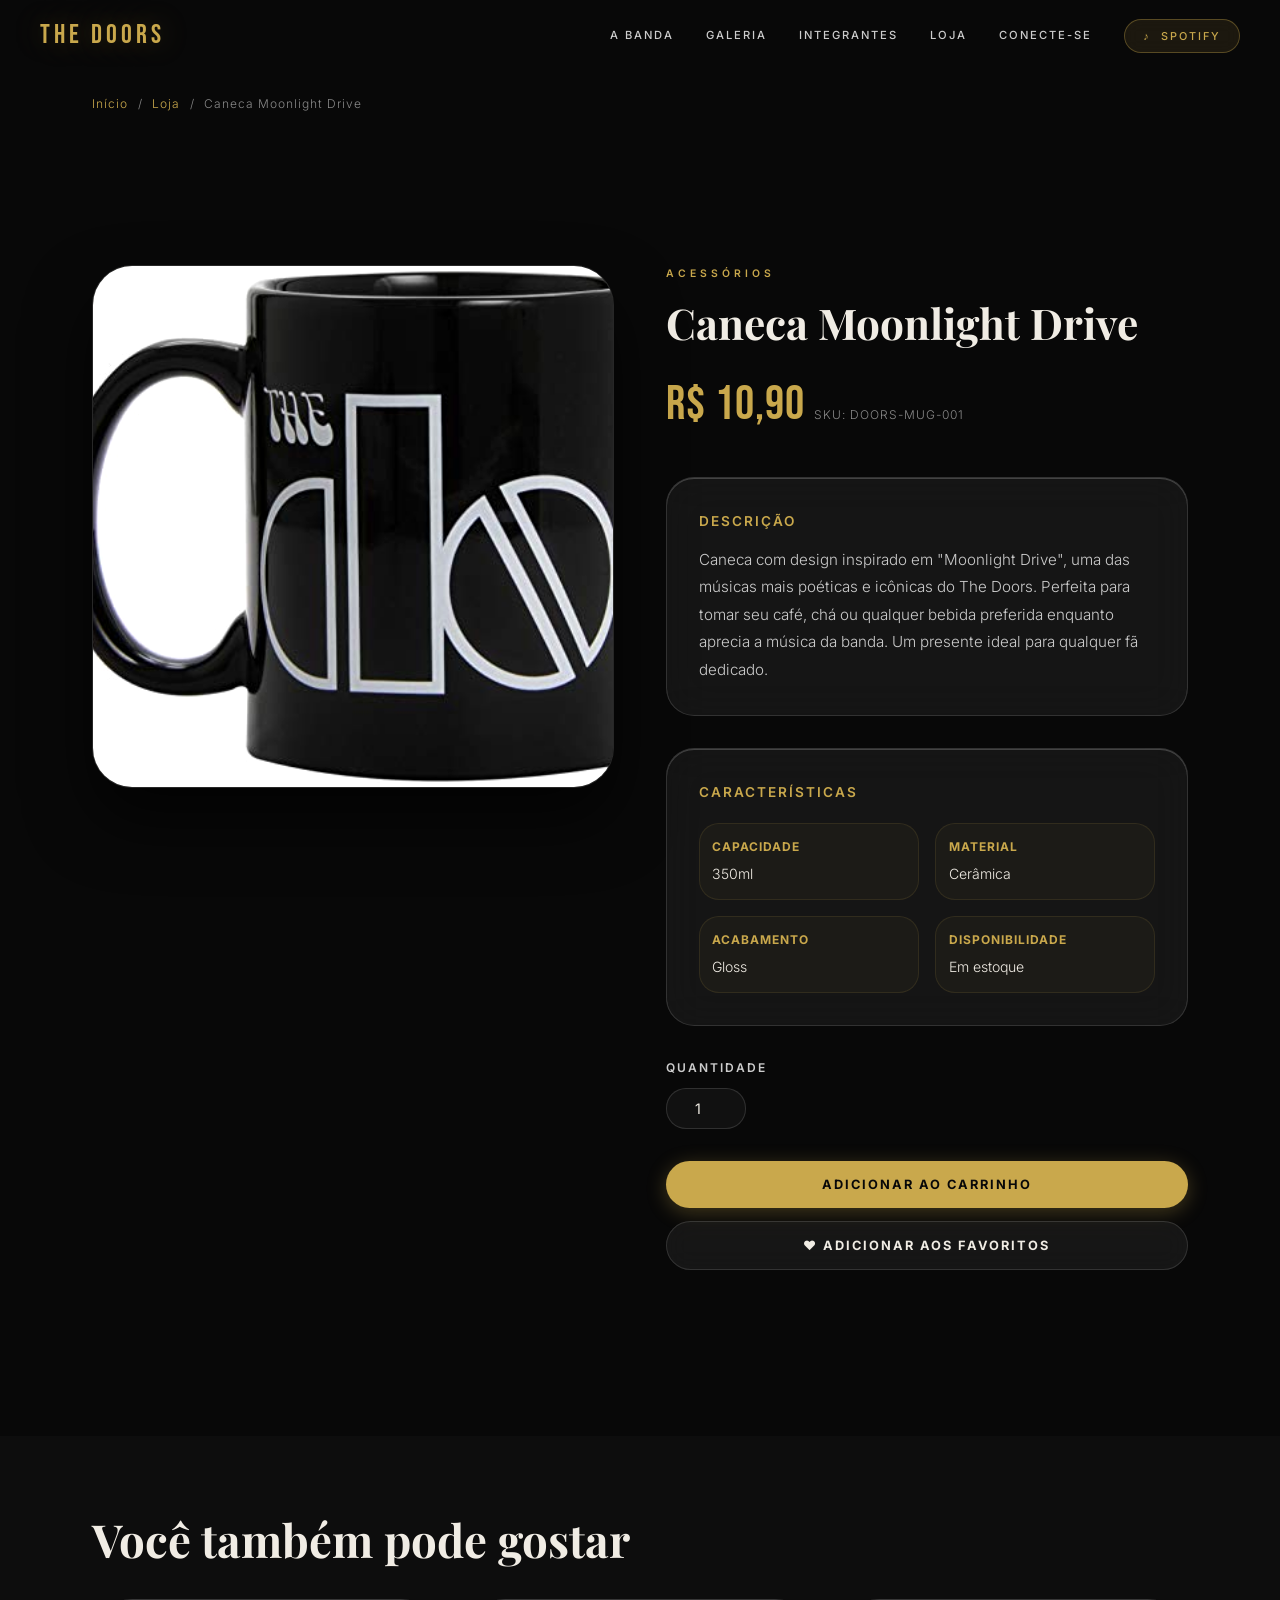
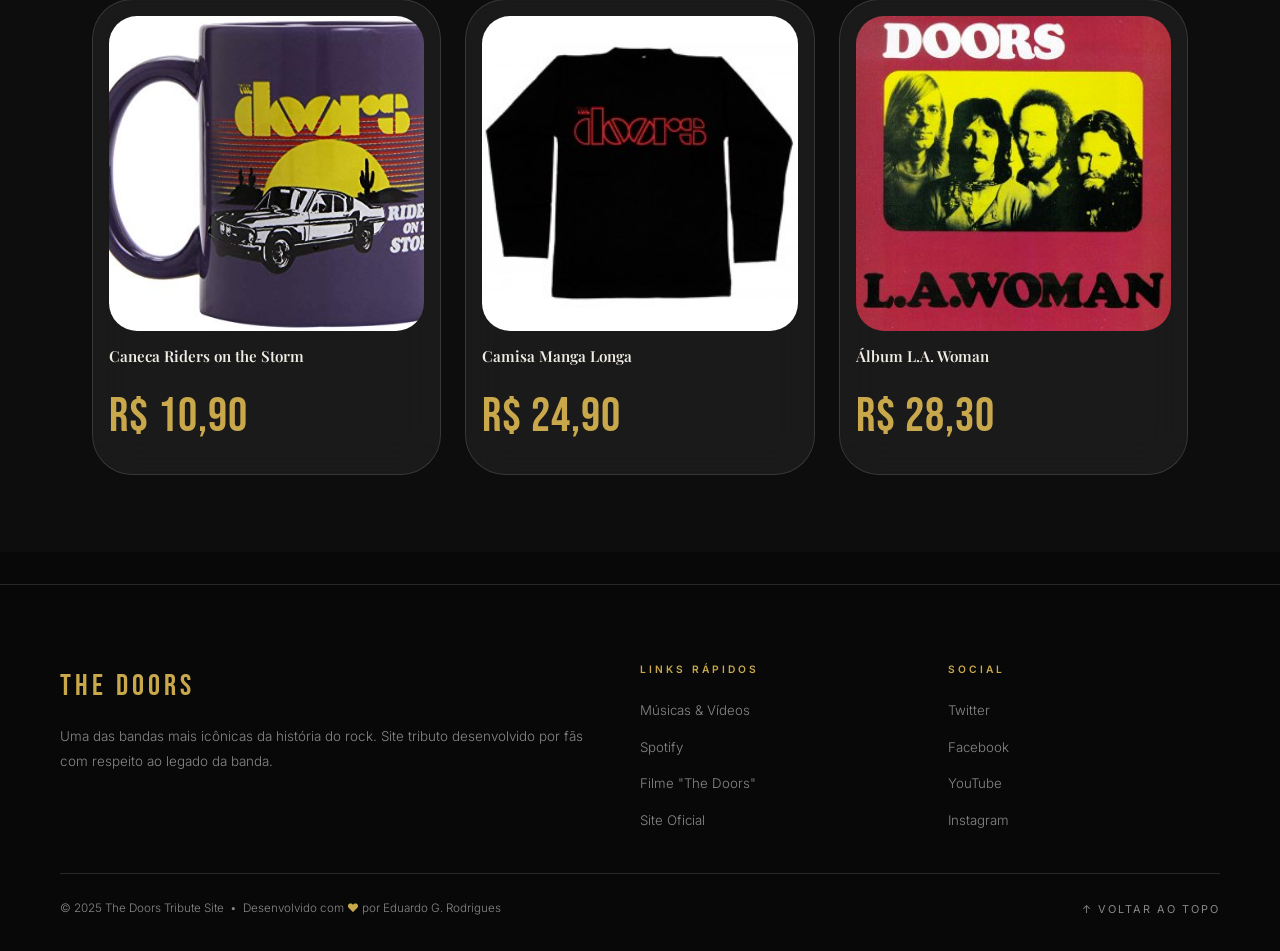
<file: produto-caneca-moonlight-drive.html>
<!DOCTYPE html>
<html lang="pt-br">
<head>
  <meta charset="UTF-8">
  <meta name="viewport" content="width=device-width, initial-scale=1.0">
  <meta name="description" content="Caneca Moonlight Drive — Para seu café com trilha sonora perfeita.">
  <meta name="author" content="Eduardo G. Rodrigues">
  <title>Caneca Moonlight Drive — The Doors Store</title>
  <link rel="icon" href="imgs/cropped-escape-rooms-adventure-favicon.png">
  <link rel="preconnect" href="https://fonts.googleapis.com">
  <link rel="preconnect" href="https://fonts.gstatic.com" crossorigin>
  <link href="https://fonts.googleapis.com/css2?family=Playfair+Display:ital,wght@0,700;0,900;1,400;1,700&family=Inter:wght@300;400;500;600&family=Bebas+Neue&display=swap" rel="stylesheet">

  <style>
    *, *::before, *::after { margin: 0; padding: 0; box-sizing: border-box; }
    :root { --black: #080808; --dark: #0d0d0d; --dark-mid: #131313; --gold: #c9a84c; --gold-lt: #e8c97a; --gold-dim: rgba(201,168,76,.12); --white: #f0ece4; --gray: #888; --gray-lt: #ccc; --g-bg: rgba(255,255,255,.055); --g-border: rgba(255,255,255,.13); --g-shine: rgba(255,255,255,.20); --g-blur: blur(20px) saturate(160%); --r-xs: 8px; --r-sm: 14px; --r-md: 20px; --r-lg: 28px; --r-xl: 40px; --r-pill: 999px; --nav-h: 72px; --max-w: 1160px; --f-display: 'Bebas Neue', sans-serif; --f-serif: 'Playfair Display', serif; --f-body: 'Inter', sans-serif; }
    html { scroll-behavior: smooth; scroll-padding-top: var(--nav-h); }
    body { background: var(--black); color: var(--white); font-family: var(--f-body); font-weight: 300; line-height: 1.7; overflow-x: hidden; }
    img { display: block; max-width: 100%; height: auto; }
    a { color: inherit; text-decoration: none; }
    ul { list-style: none; }
    button { font-family: var(--f-body); cursor: pointer; }
    ::-webkit-scrollbar { width: 5px; }
    ::-webkit-scrollbar-track { background: var(--black); }
    ::-webkit-scrollbar-thumb { background: var(--gold); border-radius: var(--r-pill); }

    .wrap { width: 100%; max-width: var(--max-w); margin-inline: auto; padding-inline: clamp(1rem, 4vw, 2rem); }
    section { padding-block: clamp(4rem, 8vw, 7rem); }
    .section-label { display: inline-block; font-size: .65rem; font-weight: 600; letter-spacing: 4px; text-transform: uppercase; color: var(--gold); margin-bottom: .7rem; }
    .section-title { font-family: var(--f-serif); font-size: clamp(1.65rem, 4vw, 2.85rem); font-weight: 700; line-height: 1.18; color: var(--white); margin-bottom: 1rem; }

    .btn-gold { display: inline-flex; align-items: center; gap: .45rem; padding: .8rem 1.9rem; background: var(--gold); color: var(--black); font-size: .73rem; font-weight: 700; letter-spacing: 2px; text-transform: uppercase; border: none; border-radius: var(--r-pill); transition: background .25s, transform .2s, box-shadow .25s; box-shadow: 0 4px 20px rgba(201,168,76,.3); white-space: nowrap; }
    .btn-gold:hover { background: var(--gold-lt); transform: translateY(-2px); box-shadow: 0 8px 32px rgba(201,168,76,.45); }
    .btn-ghost { display: inline-flex; align-items: center; gap: .45rem; padding: .8rem 1.9rem; background: rgba(255,255,255,.07); backdrop-filter: blur(12px); color: var(--white); font-size: .73rem; font-weight: 500; letter-spacing: 2px; text-transform: uppercase; border: 1px solid var(--g-border); border-radius: var(--r-pill); transition: background .25s, border-color .25s, color .25s, box-shadow .25s; white-space: nowrap; }
    .btn-ghost:hover { background: var(--gold-dim); border-color: var(--gold); color: var(--gold); box-shadow: 0 4px 24px rgba(201,168,76,.18); }

    .header { position: fixed; inset-block-start: 0; inset-inline: 0; z-index: 999; height: var(--nav-h); transition: background .4s ease, backdrop-filter .4s ease, border-color .4s ease, box-shadow .4s ease; }
    .header.is-glass { background: rgba(8,8,8,.65); backdrop-filter: blur(26px) saturate(180%); border-bottom: 1px solid var(--g-border); box-shadow: 0 2px 52px rgba(0,0,0,.6), inset 0 -1px 0 rgba(255,255,255,.04); }
    .header-inner { height: 100%; display: flex; align-items: center; justify-content: space-between; gap: 1rem; padding-inline: clamp(1rem, 4vw, 2.5rem); }
    .header-logo { font-family: var(--f-display); font-size: clamp(1.35rem, 3vw, 1.7rem); letter-spacing: 4px; color: var(--gold); text-shadow: 0 0 28px rgba(201,168,76,.35); flex-shrink: 0; line-height: 1; }
    .header-nav { display: none; align-items: center; gap: clamp(1.2rem, 2.5vw, 2.2rem); }
    .header-nav a { font-size: .7rem; font-weight: 500; letter-spacing: 2px; text-transform: uppercase; color: var(--gray-lt); position: relative; transition: color .25s; }
    .header-nav a::after { content: ''; position: absolute; bottom: -4px; left: 0; width: 0; height: 1px; background: var(--gold); border-radius: var(--r-pill); transition: width .3s; }
    .header-nav a:hover { color: var(--gold); }
    .header-nav a:hover::after { width: 100%; }
    .header-cta { padding: .42rem 1.15rem; background: rgba(201,168,76,.1); backdrop-filter: blur(8px); border: 1px solid rgba(201,168,76,.35); border-radius: var(--r-pill); color: var(--gold) !important; font-size: .68rem !important; letter-spacing: 1.5px; transition: background .25s, color .25s, border-color .25s; white-space: nowrap; }
    .header-cta:hover { background: var(--gold) !important; color: var(--black) !important; border-color: var(--gold) !important; }
    .header-cta::after { display: none !important; }
    .hamburger { display: flex; flex-direction: column; justify-content: center; align-items: center; gap: 5px; width: 42px; height: 42px; background: rgba(255,255,255,.06); backdrop-filter: blur(10px); border: 1px solid var(--g-border); border-radius: var(--r-md); flex-shrink: 0; transition: background .25s; }
    .hamburger:hover { background: var(--gold-dim); }
    .hamburger span { display: block; width: 20px; height: 1.5px; background: var(--gold); border-radius: var(--r-pill); transition: transform .3s, opacity .3s; transform-origin: center; }
    .hamburger.open span:nth-child(1) { transform: translateY(6.5px) rotate(45deg); }
    .hamburger.open span:nth-child(2) { opacity: 0; transform: scaleX(0); }
    .hamburger.open span:nth-child(3) { transform: translateY(-6.5px) rotate(-45deg); }

    .nav-drawer { position: fixed; inset: 0; z-index: 800; background: rgba(8,8,8,.92); backdrop-filter: blur(30px) saturate(160%); display: flex; flex-direction: column; align-items: center; justify-content: center; gap: clamp(1.2rem, 3vh, 1.8rem); opacity: 0; pointer-events: none; transition: opacity .35s; }
    .nav-drawer.open { opacity: 1; pointer-events: all; }
    .nav-drawer a { font-family: var(--f-display); font-size: clamp(1.8rem, 6vw, 2.4rem); letter-spacing: 4px; text-transform: uppercase; color: var(--white); transition: color .2s; }
    .nav-drawer a:hover { color: var(--gold); }
    .drawer-divider { width: 40px; height: 1px; background: rgba(255,255,255,.15); margin: .4rem 0; }
    .drawer-cta { padding: .6rem 2rem; background: var(--gold-dim); border: 1px solid rgba(201,168,76,.4) !important; border-radius: var(--r-pill); color: var(--gold) !important; font-family: var(--f-body) !important; font-size: .8rem !important; letter-spacing: 2px; }
    .drawer-cta:hover { background: var(--gold) !important; color: var(--black) !important; }

    @media (min-width: 768px) { .header-nav { display: flex; } .hamburger { display: none; } .nav-drawer { display: none !important; } }

    .breadcrumb { display: flex; gap: .6rem; padding-top: calc(var(--nav-h) + 1.4rem); margin-bottom: 3rem; font-size: .75rem; letter-spacing: 1px; color: var(--gray); }
    .breadcrumb a { color: var(--gold); transition: color .25s; }
    .breadcrumb a:hover { color: var(--gold-lt); }

    .product-detail { display: grid; grid-template-columns: 1fr; gap: clamp(2rem, 4vw, 4rem); align-items: start; }
    @media (min-width: 860px) { .product-detail { grid-template-columns: 1fr 1fr; } }

    .product-image-wrap { position: relative; }
    .product-image-frame { border-radius: var(--r-xl); overflow: hidden; border: 1px solid var(--g-border); box-shadow: inset 0 1px 0 var(--g-shine), 0 32px 64px rgba(0,0,0,.65); }
    .product-image-box { width: 100%; aspect-ratio: 1; overflow: hidden; background: linear-gradient(135deg, rgba(201,168,76,.04), rgba(201,168,76,.02)); }
    .product-image-box img { width: 100%; height: 100%; object-fit: cover; object-position: center; filter: contrast(1.05); transition: transform .7s ease; }
    .product-image-frame:hover .product-image-box img { transform: scale(1.05); }

    .product-info-wrap { display: flex; flex-direction: column; gap: 2rem; }
    .product-header { display: flex; flex-direction: column; gap: 1rem; }
    .product-category { display: inline-block; font-size: .65rem; font-weight: 600; letter-spacing: 4px; text-transform: uppercase; color: var(--gold); width: fit-content; }
    .product-title { font-family: var(--f-serif); font-size: clamp(1.85rem, 4vw, 2.65rem); font-weight: 700; line-height: 1.15; color: var(--white); }
    .product-price-box { display: flex; align-items: baseline; gap: .6rem; }
    .product-price { font-family: var(--f-display); font-size: clamp(2rem, 5vw, 3rem); color: var(--gold); letter-spacing: 1px; }
    .product-reference { font-size: .75rem; color: var(--gray); letter-spacing: 1px; }

    .product-description { background: var(--g-bg); backdrop-filter: var(--g-blur); border: 1px solid var(--g-border); border-radius: var(--r-lg); padding: clamp(1.4rem, 3vw, 2rem); box-shadow: inset 0 1px 0 var(--g-shine); }
    .product-description h3 { font-size: .85rem; font-weight: 600; letter-spacing: 2px; text-transform: uppercase; color: var(--gold); margin-bottom: .8rem; }
    .product-description p { font-size: .95rem; color: var(--gray-lt); line-height: 1.8; }

    .product-features { background: var(--g-bg); backdrop-filter: var(--g-blur); border: 1px solid var(--g-border); border-radius: var(--r-lg); padding: clamp(1.4rem, 3vw, 2rem); box-shadow: inset 0 1px 0 var(--g-shine); }
    .product-features h3 { font-size: .85rem; font-weight: 600; letter-spacing: 2px; text-transform: uppercase; color: var(--gold); margin-bottom: 1.2rem; }
    .features-grid { display: grid; grid-template-columns: 1fr 1fr; gap: 1rem; }
    .feature-item { font-size: .88rem; padding: .8rem; background: rgba(201,168,76,.04); border: 1px solid rgba(201,168,76,.12); border-radius: var(--r-md); color: var(--white); }
    .feature-item strong { color: var(--gold); display: block; font-size: .75rem; letter-spacing: 1px; margin-bottom: .3rem; text-transform: uppercase; }

    .product-selector { display: flex; flex-direction: column; gap: 1.2rem; }
    .selector-group { display: flex; flex-direction: column; gap: .6rem; }
    .selector-label { font-size: .75rem; font-weight: 600; letter-spacing: 2px; text-transform: uppercase; color: var(--gray-lt); }
    .quantity-input { display: flex; gap: .6rem; align-items: center; }
    .quantity-input input { width: 80px; padding: .7rem; background: rgba(255,255,255,.04); border: 1px solid var(--g-border); border-radius: var(--r-md); color: var(--white); font-family: var(--f-body); font-size: .9rem; text-align: center; outline: none; transition: border-color .25s; }
    .quantity-input input:focus { border-color: var(--gold); }

    .product-actions { display: flex; flex-direction: column; gap: .8rem; }
    .btn-large { padding: 1rem 1.5rem; font-size: .8rem; font-weight: 700; letter-spacing: 2px; text-transform: uppercase; border: none; border-radius: var(--r-pill); transition: all .25s; cursor: pointer; }
    .btn-add-cart { background: var(--gold); color: var(--black); box-shadow: 0 4px 20px rgba(201,168,76,.3); }
    .btn-add-cart:hover { background: var(--gold-lt); transform: translateY(-2px); box-shadow: 0 8px 32px rgba(201,168,76,.45); }
    .btn-wishlist { background: rgba(255,255,255,.06); border: 1px solid var(--g-border); color: var(--white); backdrop-filter: blur(12px); }
    .btn-wishlist:hover { background: var(--gold-dim); border-color: var(--gold); color: var(--gold); }

    .related-section { background: var(--dark); margin-top: 4rem; padding-block: clamp(3rem, 6vw, 5rem); }
    .related-grid { display: grid; grid-template-columns: repeat(auto-fit, minmax(200px, 1fr)); gap: clamp(1rem, 2vw, 1.5rem); margin-top: 2rem; }

    footer { background: var(--black); border-top: 1px solid var(--g-border); padding: clamp(3rem, 6vw, 5rem) clamp(1rem, 4vw, 2rem) 2rem; margin-top: 2rem; }
    .footer-grid { display: grid; grid-template-columns: 1fr; gap: 2.2rem; max-width: var(--max-w); margin-inline: auto; margin-bottom: 2.5rem; }
    @media (min-width: 600px) { .footer-grid { grid-template-columns: 2fr 1fr 1fr; } }
    .footer-brand { font-family: var(--f-display); font-size: 1.85rem; letter-spacing: 4px; color: var(--gold); margin-bottom: .8rem; }
    .footer-desc { font-size: .84rem; color: var(--gray); line-height: 1.8; }
    .footer-col h5 { font-size: .64rem; font-weight: 600; letter-spacing: 3px; text-transform: uppercase; color: var(--gold); margin-bottom: 1.1rem; }
    .footer-col ul { display: flex; flex-direction: column; gap: .58rem; }
    .footer-col a { font-size: .83rem; color: var(--gray); transition: color .25s; }
    .footer-col a:hover { color: var(--gold); }
    .footer-bottom { max-width: var(--max-w); margin-inline: auto; padding-top: 1.6rem; border-top: 1px solid var(--g-border); display: flex; flex-wrap: wrap; align-items: center; justify-content: space-between; gap: .8rem; }
    .footer-credit { font-size: .73rem; color: var(--gray); }
    .footer-credit span { color: var(--gold); }
    .back-to-top { background: none; border: none; font-size: .68rem; letter-spacing: 2px; text-transform: uppercase; color: var(--gray); transition: color .25s; }
    .back-to-top:hover { color: var(--gold); }
  </style>
</head>
<body>

  <header class="header" id="header">
    <div class="header-inner">
      <a href="index.html" class="header-logo">The Doors</a>
      <nav class="header-nav" aria-label="Navegação principal">
        <a href="index.html#about">A Banda</a>
        <a href="index.html#gallery">Galeria</a>
        <a href="index.html#members">Integrantes</a>
        <a href="index.html#store">Loja</a>
        <a href="index.html#connect">Conecte-se</a>
        <a href="https://open.spotify.com/artist/22WZ7M8sxp5THdruNY3gXt" target="_blank" rel="noopener" class="header-cta">♪ &nbsp;Spotify</a>
      </nav>
      <button class="hamburger" id="hamburger" aria-label="Abrir menu" aria-expanded="false">
        <span></span><span></span><span></span>
      </button>
    </div>
  </header>

  <div class="nav-drawer" id="drawer" role="dialog" aria-modal="true" aria-label="Menu mobile">
    <a href="index.html#about" onclick="closeDrawer()">A Banda</a>
    <a href="index.html#gallery" onclick="closeDrawer()">Galeria</a>
    <a href="index.html#members" onclick="closeDrawer()">Integrantes</a>
    <a href="index.html#store" onclick="closeDrawer()">Loja</a>
    <a href="index.html#connect" onclick="closeDrawer()">Conecte-se</a>
    <div class="drawer-divider"></div>
    <a href="https://open.spotify.com/artist/22WZ7M8sxp5THdruNY3gXt" target="_blank" rel="noopener" class="drawer-cta">♪ &nbsp;Ouvir no Spotify</a>
  </div>

  <main>
    <div class="wrap">
      <nav class="breadcrumb">
        <a href="index.html">Início</a> / <a href="index.html#store">Loja</a> / <span>Caneca Moonlight Drive</span>
      </nav>

      <section class="product-detail">
        <div class="product-image-wrap">
          <div class="product-image-frame">
            <div class="product-image-box">
              <img src="imgs/614x4cjztyL._SX450_.jpg" alt="Caneca Moonlight Drive">
            </div>
          </div>
        </div>

        <div class="product-info-wrap">
          <div class="product-header">
            <div class="product-category">Acessórios</div>
            <h1 class="product-title">Caneca Moonlight Drive</h1>
            <div class="product-price-box">
              <span class="product-price">R$ 10,90</span>
              <span class="product-reference">SKU: DOORS-MUG-001</span>
            </div>
          </div>

          <div class="product-description">
            <h3>Descrição</h3>
            <p>
              Caneca com design inspirado em "Moonlight Drive", uma das músicas mais poéticas 
              e icônicas do The Doors. Perfeita para tomar seu café, chá ou qualquer bebida preferida 
              enquanto aprecia a música da banda. Um presente ideal para qualquer fã dedicado.
            </p>
          </div>

          <div class="product-features">
            <h3>Características</h3>
            <div class="features-grid">
              <div class="feature-item">
                <strong>Capacidade</strong>
                350ml
              </div>
              <div class="feature-item">
                <strong>Material</strong>
                Cerâmica
              </div>
              <div class="feature-item">
                <strong>Acabamento</strong>
                Gloss
              </div>
              <div class="feature-item">
                <strong>Disponibilidade</strong>
                Em estoque
              </div>
            </div>
          </div>

          <div class="product-selector">
            <div class="selector-group">
              <label class="selector-label">Quantidade</label>
              <div class="quantity-input">
                <input type="number" min="1" value="1">
              </div>
            </div>
          </div>

          <div class="product-actions">
            <button class="btn-large btn-add-cart">Adicionar ao carrinho</button>
            <button class="btn-large btn-wishlist">♥ Adicionar aos favoritos</button>
          </div>
        </div>
      </section>
    </div>

    <section class="related-section">
      <div class="wrap">
        <h2 class="section-title">Você também pode gostar</h2>
        <div class="related-grid">
          <div style="background: var(--g-bg); backdrop-filter: var(--g-blur); border: 1px solid var(--g-border); border-radius: var(--r-xl); overflow: hidden; padding: 1rem;">
            <img src="imgs/718Y5MOQf1L._SX450_.jpg" alt="Caneca" style="border-radius: var(--r-lg); margin-bottom: .8rem; width: 100%; aspect-ratio: 1; object-fit: cover;">
            <div style="font-family: var(--f-serif); font-size: .95rem; font-weight: 600; margin-bottom: .4rem;">Caneca Riders on the Storm</div>
            <div class="product-price">R$ 10,90</div>
          </div>
          <div style="background: var(--g-bg); backdrop-filter: var(--g-blur); border: 1px solid var(--g-border); border-radius: var(--r-xl); overflow: hidden; padding: 1rem;">
            <img src="imgs/the-doors-long-sleeve-logo.jpg" alt="Camisa" style="border-radius: var(--r-lg); margin-bottom: .8rem; width: 100%; aspect-ratio: 1; object-fit: cover;">
            <div style="font-family: var(--f-serif); font-size: .95rem; font-weight: 600; margin-bottom: .4rem;">Camisa Manga Longa</div>
            <div class="product-price">R$ 24,90</div>
          </div>
          <div style="background: var(--g-bg); backdrop-filter: var(--g-blur); border: 1px solid var(--g-border); border-radius: var(--r-xl); overflow: hidden; padding: 1rem;">
            <img src="imgs/The_Doors_-_L.A._Woman.jpg" alt="Álbum" style="border-radius: var(--r-lg); margin-bottom: .8rem; width: 100%; aspect-ratio: 1; object-fit: cover;">
            <div style="font-family: var(--f-serif); font-size: .95rem; font-weight: 600; margin-bottom: .4rem;">Álbum L.A. Woman</div>
            <div class="product-price">R$ 28,30</div>
          </div>
        </div>
      </div>
    </section>
  </main>

  <footer>
    <div class="footer-grid">
      <div>
        <div class="footer-brand">The Doors</div>
        <p class="footer-desc">Uma das bandas mais icônicas da história do rock. Site tributo desenvolvido por fãs com respeito ao legado da banda.</p>
      </div>
      <div class="footer-col">
        <h5>Links rápidos</h5>
        <ul>
          <li><a href="https://www.youtube.com/user/thedoors" target="_blank" rel="noopener">Músicas &amp; Vídeos</a></li>
          <li><a href="https://open.spotify.com/artist/22WZ7M8sxp5THdruNY3gXt" target="_blank" rel="noopener">Spotify</a></li>
          <li><a href="https://www.imdb.com/title/tt0101761/" target="_blank" rel="noopener">Filme "The Doors"</a></li>
          <li><a href="https://thedoors.com" target="_blank" rel="noopener">Site Oficial</a></li>
        </ul>
      </div>
      <div class="footer-col">
        <h5>Social</h5>
        <ul>
          <li><a href="https://twitter.com/thedoors" target="_blank" rel="noopener">Twitter</a></li>
          <li><a href="https://pt-br.facebook.com/thedoors/" target="_blank" rel="noopener">Facebook</a></li>
          <li><a href="https://www.youtube.com/user/thedoors" target="_blank" rel="noopener">YouTube</a></li>
          <li><a href="https://www.instagram.com/thedoors/" target="_blank" rel="noopener">Instagram</a></li>
        </ul>
      </div>
    </div>
    <div class="footer-bottom">
      <p class="footer-credit">© 2025 The Doors Tribute Site &nbsp;•&nbsp; Desenvolvido com <span>♥</span> por Eduardo G. Rodrigues</p>
      <button class="back-to-top" onclick="window.scrollTo({top:0,behavior:'smooth'})">↑ Voltar ao topo</button>
    </div>
  </footer>

  <script>
    const header = document.getElementById('header');
    let ticking = false;
    window.addEventListener('scroll', () => {
      if (!ticking) {
        requestAnimationFrame(() => {
          header.classList.toggle('is-glass', window.scrollY > 20);
          ticking = false;
        });
        ticking = true;
      }
    }, { passive: true });

    const hamburger = document.getElementById('hamburger');
    const drawer = document.getElementById('drawer');
    hamburger.addEventListener('click', () => {
      const isOpen = drawer.classList.toggle('open');
      hamburger.classList.toggle('open');
      hamburger.setAttribute('aria-expanded', isOpen);
    });

    function closeDrawer() {
      drawer.classList.remove('open');
      hamburger.classList.remove('open');
      hamburger.setAttribute('aria-expanded', false);
    }

    document.querySelector('.btn-add-cart').addEventListener('click', function() {
      const quantity = document.querySelector('.quantity-input input').value;
      alert(`${quantity} Caneca(s) Moonlight Drive adicionado ao carrinho!`);
    });

    document.querySelector('.btn-wishlist').addEventListener('click', function() {
      this.style.background = 'var(--gold-dim)';
      this.style.borderColor = 'var(--gold)';
      this.textContent = '♥ Adicionado aos favoritos';
      setTimeout(() => alert('Produto adicionado aos favoritos!'), 100);
    });
  </script>
</body>
</html>
</file>
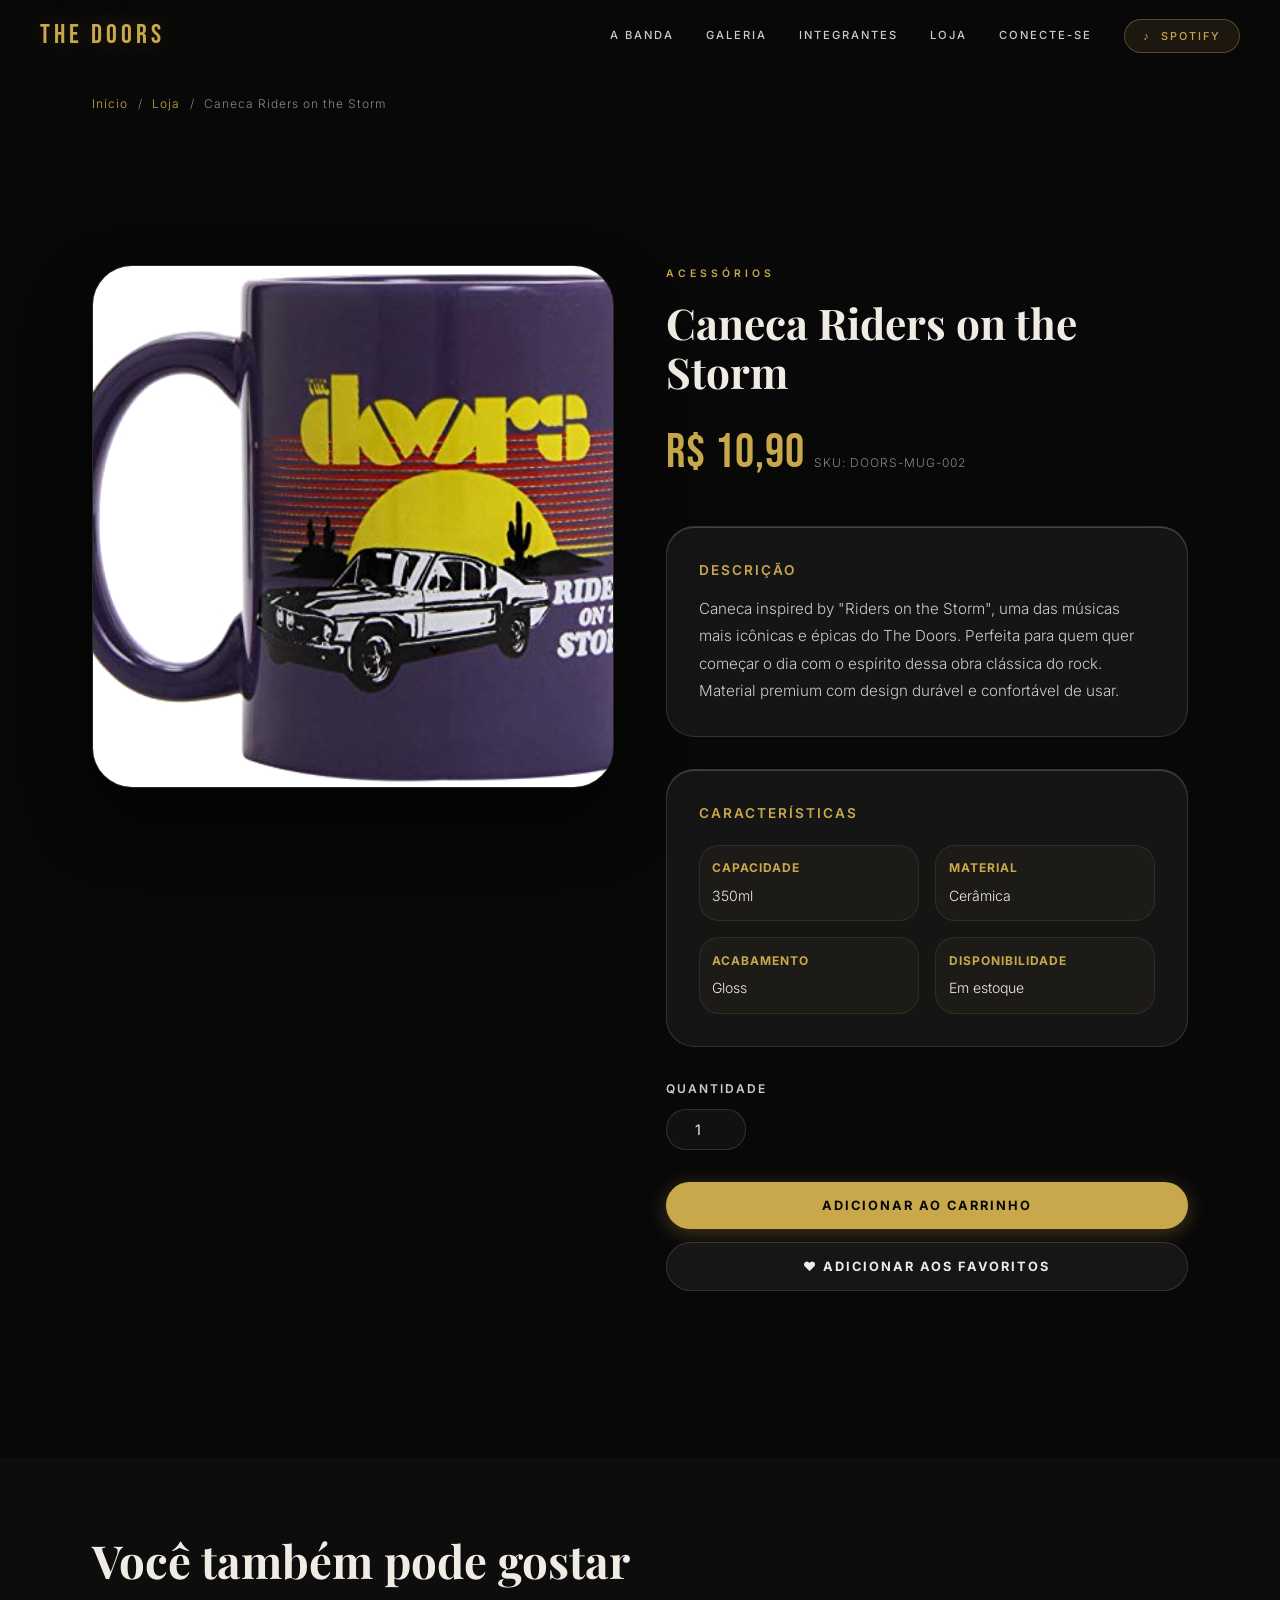
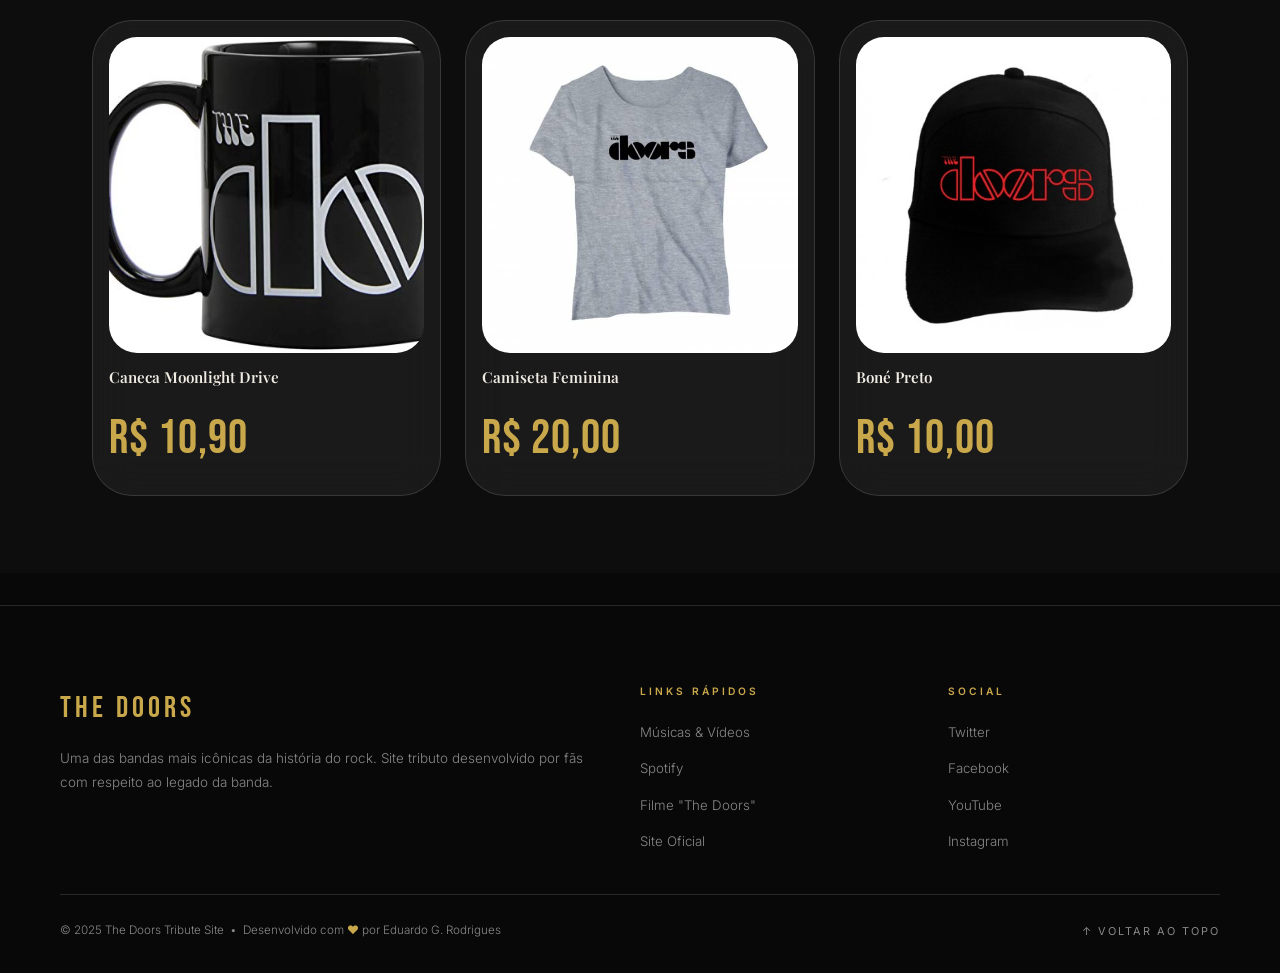
<file: produto-caneca-riders-on-storm.html>
<!DOCTYPE html>
<html lang="pt-br">
<head>
  <meta charset="UTF-8">
  <meta name="viewport" content="width=device-width, initial-scale=1.0">
  <meta name="description" content="Caneca Riders on the Storm — Comece o dia como um Rider on the Storm.">
  <meta name="author" content="Eduardo G. Rodrigues">
  <title>Caneca Riders on the Storm — The Doors Store</title>
  <link rel="icon" href="imgs/cropped-escape-rooms-adventure-favicon.png">
  <link rel="preconnect" href="https://fonts.googleapis.com">
  <link rel="preconnect" href="https://fonts.gstatic.com" crossorigin>
  <link href="https://fonts.googleapis.com/css2?family=Playfair+Display:ital,wght@0,700;0,900;1,400;1,700&family=Inter:wght@300;400;500;600&family=Bebas+Neue&display=swap" rel="stylesheet">

  <style>
    *, *::before, *::after { margin: 0; padding: 0; box-sizing: border-box; }
    :root { --black: #080808; --dark: #0d0d0d; --dark-mid: #131313; --gold: #c9a84c; --gold-lt: #e8c97a; --gold-dim: rgba(201,168,76,.12); --white: #f0ece4; --gray: #888; --gray-lt: #ccc; --g-bg: rgba(255,255,255,.055); --g-border: rgba(255,255,255,.13); --g-shine: rgba(255,255,255,.20); --g-blur: blur(20px) saturate(160%); --r-xs: 8px; --r-sm: 14px; --r-md: 20px; --r-lg: 28px; --r-xl: 40px; --r-pill: 999px; --nav-h: 72px; --max-w: 1160px; --f-display: 'Bebas Neue', sans-serif; --f-serif: 'Playfair Display', serif; --f-body: 'Inter', sans-serif; }
    html { scroll-behavior: smooth; scroll-padding-top: var(--nav-h); }
    body { background: var(--black); color: var(--white); font-family: var(--f-body); font-weight: 300; line-height: 1.7; overflow-x: hidden; }
    img { display: block; max-width: 100%; height: auto; }
    a { color: inherit; text-decoration: none; }
    ul { list-style: none; }
    button { font-family: var(--f-body); cursor: pointer; }
    ::-webkit-scrollbar { width: 5px; }
    ::-webkit-scrollbar-track { background: var(--black); }
    ::-webkit-scrollbar-thumb { background: var(--gold); border-radius: var(--r-pill); }

    .wrap { width: 100%; max-width: var(--max-w); margin-inline: auto; padding-inline: clamp(1rem, 4vw, 2rem); }
    section { padding-block: clamp(4rem, 8vw, 7rem); }
    .section-label { display: inline-block; font-size: .65rem; font-weight: 600; letter-spacing: 4px; text-transform: uppercase; color: var(--gold); margin-bottom: .7rem; }
    .section-title { font-family: var(--f-serif); font-size: clamp(1.65rem, 4vw, 2.85rem); font-weight: 700; line-height: 1.18; color: var(--white); margin-bottom: 1rem; }

    .btn-gold { display: inline-flex; align-items: center; gap: .45rem; padding: .8rem 1.9rem; background: var(--gold); color: var(--black); font-size: .73rem; font-weight: 700; letter-spacing: 2px; text-transform: uppercase; border: none; border-radius: var(--r-pill); transition: background .25s, transform .2s, box-shadow .25s; box-shadow: 0 4px 20px rgba(201,168,76,.3); white-space: nowrap; }
    .btn-gold:hover { background: var(--gold-lt); transform: translateY(-2px); box-shadow: 0 8px 32px rgba(201,168,76,.45); }
    .btn-ghost { display: inline-flex; align-items: center; gap: .45rem; padding: .8rem 1.9rem; background: rgba(255,255,255,.07); backdrop-filter: blur(12px); color: var(--white); font-size: .73rem; font-weight: 500; letter-spacing: 2px; text-transform: uppercase; border: 1px solid var(--g-border); border-radius: var(--r-pill); transition: background .25s, border-color .25s, color .25s, box-shadow .25s; white-space: nowrap; }
    .btn-ghost:hover { background: var(--gold-dim); border-color: var(--gold); color: var(--gold); box-shadow: 0 4px 24px rgba(201,168,76,.18); }

    .header { position: fixed; inset-block-start: 0; inset-inline: 0; z-index: 999; height: var(--nav-h); transition: background .4s ease, backdrop-filter .4s ease, border-color .4s ease, box-shadow .4s ease; }
    .header.is-glass { background: rgba(8,8,8,.65); backdrop-filter: blur(26px) saturate(180%); border-bottom: 1px solid var(--g-border); box-shadow: 0 2px 52px rgba(0,0,0,.6), inset 0 -1px 0 rgba(255,255,255,.04); }
    .header-inner { height: 100%; display: flex; align-items: center; justify-content: space-between; gap: 1rem; padding-inline: clamp(1rem, 4vw, 2.5rem); }
    .header-logo { font-family: var(--f-display); font-size: clamp(1.35rem, 3vw, 1.7rem); letter-spacing: 4px; color: var(--gold); text-shadow: 0 0 28px rgba(201,168,76,.35); flex-shrink: 0; line-height: 1; }
    .header-nav { display: none; align-items: center; gap: clamp(1.2rem, 2.5vw, 2.2rem); }
    .header-nav a { font-size: .7rem; font-weight: 500; letter-spacing: 2px; text-transform: uppercase; color: var(--gray-lt); position: relative; transition: color .25s; }
    .header-nav a::after { content: ''; position: absolute; bottom: -4px; left: 0; width: 0; height: 1px; background: var(--gold); border-radius: var(--r-pill); transition: width .3s; }
    .header-nav a:hover { color: var(--gold); }
    .header-nav a:hover::after { width: 100%; }
    .header-cta { padding: .42rem 1.15rem; background: rgba(201,168,76,.1); backdrop-filter: blur(8px); border: 1px solid rgba(201,168,76,.35); border-radius: var(--r-pill); color: var(--gold) !important; font-size: .68rem !important; letter-spacing: 1.5px; transition: background .25s, color .25s, border-color .25s; white-space: nowrap; }
    .header-cta:hover { background: var(--gold) !important; color: var(--black) !important; border-color: var(--gold) !important; }
    .header-cta::after { display: none !important; }
    .hamburger { display: flex; flex-direction: column; justify-content: center; align-items: center; gap: 5px; width: 42px; height: 42px; background: rgba(255,255,255,.06); backdrop-filter: blur(10px); border: 1px solid var(--g-border); border-radius: var(--r-md); flex-shrink: 0; transition: background .25s; }
    .hamburger:hover { background: var(--gold-dim); }
    .hamburger span { display: block; width: 20px; height: 1.5px; background: var(--gold); border-radius: var(--r-pill); transition: transform .3s, opacity .3s; transform-origin: center; }
    .hamburger.open span:nth-child(1) { transform: translateY(6.5px) rotate(45deg); }
    .hamburger.open span:nth-child(2) { opacity: 0; transform: scaleX(0); }
    .hamburger.open span:nth-child(3) { transform: translateY(-6.5px) rotate(-45deg); }

    .nav-drawer { position: fixed; inset: 0; z-index: 800; background: rgba(8,8,8,.92); backdrop-filter: blur(30px) saturate(160%); display: flex; flex-direction: column; align-items: center; justify-content: center; gap: clamp(1.2rem, 3vh, 1.8rem); opacity: 0; pointer-events: none; transition: opacity .35s; }
    .nav-drawer.open { opacity: 1; pointer-events: all; }
    .nav-drawer a { font-family: var(--f-display); font-size: clamp(1.8rem, 6vw, 2.4rem); letter-spacing: 4px; text-transform: uppercase; color: var(--white); transition: color .2s; }
    .nav-drawer a:hover { color: var(--gold); }
    .drawer-divider { width: 40px; height: 1px; background: rgba(255,255,255,.15); margin: .4rem 0; }
    .drawer-cta { padding: .6rem 2rem; background: var(--gold-dim); border: 1px solid rgba(201,168,76,.4) !important; border-radius: var(--r-pill); color: var(--gold) !important; font-family: var(--f-body) !important; font-size: .8rem !important; letter-spacing: 2px; }
    .drawer-cta:hover { background: var(--gold) !important; color: var(--black) !important; }

    @media (min-width: 768px) { .header-nav { display: flex; } .hamburger { display: none; } .nav-drawer { display: none !important; } }

    .breadcrumb { display: flex; gap: .6rem; padding-top: calc(var(--nav-h) + 1.4rem); margin-bottom: 3rem; font-size: .75rem; letter-spacing: 1px; color: var(--gray); }
    .breadcrumb a { color: var(--gold); transition: color .25s; }
    .breadcrumb a:hover { color: var(--gold-lt); }

    .product-detail { display: grid; grid-template-columns: 1fr; gap: clamp(2rem, 4vw, 4rem); align-items: start; }
    @media (min-width: 860px) { .product-detail { grid-template-columns: 1fr 1fr; } }

    .product-image-wrap { position: relative; }
    .product-image-frame { border-radius: var(--r-xl); overflow: hidden; border: 1px solid var(--g-border); box-shadow: inset 0 1px 0 var(--g-shine), 0 32px 64px rgba(0,0,0,.65); }
    .product-image-box { width: 100%; aspect-ratio: 1; overflow: hidden; background: linear-gradient(135deg, rgba(201,168,76,.04), rgba(201,168,76,.02)); }
    .product-image-box img { width: 100%; height: 100%; object-fit: cover; object-position: center; filter: contrast(1.05); transition: transform .7s ease; }
    .product-image-frame:hover .product-image-box img { transform: scale(1.05); }

    .product-info-wrap { display: flex; flex-direction: column; gap: 2rem; }
    .product-header { display: flex; flex-direction: column; gap: 1rem; }
    .product-category { display: inline-block; font-size: .65rem; font-weight: 600; letter-spacing: 4px; text-transform: uppercase; color: var(--gold); width: fit-content; }
    .product-title { font-family: var(--f-serif); font-size: clamp(1.85rem, 4vw, 2.65rem); font-weight: 700; line-height: 1.15; color: var(--white); }
    .product-price-box { display: flex; align-items: baseline; gap: .6rem; }
    .product-price { font-family: var(--f-display); font-size: clamp(2rem, 5vw, 3rem); color: var(--gold); letter-spacing: 1px; }
    .product-reference { font-size: .75rem; color: var(--gray); letter-spacing: 1px; }

    .product-description { background: var(--g-bg); backdrop-filter: var(--g-blur); border: 1px solid var(--g-border); border-radius: var(--r-lg); padding: clamp(1.4rem, 3vw, 2rem); box-shadow: inset 0 1px 0 var(--g-shine); }
    .product-description h3 { font-size: .85rem; font-weight: 600; letter-spacing: 2px; text-transform: uppercase; color: var(--gold); margin-bottom: .8rem; }
    .product-description p { font-size: .95rem; color: var(--gray-lt); line-height: 1.8; }

    .product-features { background: var(--g-bg); backdrop-filter: var(--g-blur); border: 1px solid var(--g-border); border-radius: var(--r-lg); padding: clamp(1.4rem, 3vw, 2rem); box-shadow: inset 0 1px 0 var(--g-shine); }
    .product-features h3 { font-size: .85rem; font-weight: 600; letter-spacing: 2px; text-transform: uppercase; color: var(--gold); margin-bottom: 1.2rem; }
    .features-grid { display: grid; grid-template-columns: 1fr 1fr; gap: 1rem; }
    .feature-item { font-size: .88rem; padding: .8rem; background: rgba(201,168,76,.04); border: 1px solid rgba(201,168,76,.12); border-radius: var(--r-md); color: var(--white); }
    .feature-item strong { color: var(--gold); display: block; font-size: .75rem; letter-spacing: 1px; margin-bottom: .3rem; text-transform: uppercase; }

    .product-selector { display: flex; flex-direction: column; gap: 1.2rem; }
    .selector-group { display: flex; flex-direction: column; gap: .6rem; }
    .selector-label { font-size: .75rem; font-weight: 600; letter-spacing: 2px; text-transform: uppercase; color: var(--gray-lt); }
    .quantity-input { display: flex; gap: .6rem; align-items: center; }
    .quantity-input input { width: 80px; padding: .7rem; background: rgba(255,255,255,.04); border: 1px solid var(--g-border); border-radius: var(--r-md); color: var(--white); font-family: var(--f-body); font-size: .9rem; text-align: center; outline: none; transition: border-color .25s; }
    .quantity-input input:focus { border-color: var(--gold); }

    .product-actions { display: flex; flex-direction: column; gap: .8rem; }
    .btn-large { padding: 1rem 1.5rem; font-size: .8rem; font-weight: 700; letter-spacing: 2px; text-transform: uppercase; border: none; border-radius: var(--r-pill); transition: all .25s; cursor: pointer; }
    .btn-add-cart { background: var(--gold); color: var(--black); box-shadow: 0 4px 20px rgba(201,168,76,.3); }
    .btn-add-cart:hover { background: var(--gold-lt); transform: translateY(-2px); box-shadow: 0 8px 32px rgba(201,168,76,.45); }
    .btn-wishlist { background: rgba(255,255,255,.06); border: 1px solid var(--g-border); color: var(--white); backdrop-filter: blur(12px); }
    .btn-wishlist:hover { background: var(--gold-dim); border-color: var(--gold); color: var(--gold); }

    .related-section { background: var(--dark); margin-top: 4rem; padding-block: clamp(3rem, 6vw, 5rem); }
    .related-grid { display: grid; grid-template-columns: repeat(auto-fit, minmax(200px, 1fr)); gap: clamp(1rem, 2vw, 1.5rem); margin-top: 2rem; }

    footer { background: var(--black); border-top: 1px solid var(--g-border); padding: clamp(3rem, 6vw, 5rem) clamp(1rem, 4vw, 2rem) 2rem; margin-top: 2rem; }
    .footer-grid { display: grid; grid-template-columns: 1fr; gap: 2.2rem; max-width: var(--max-w); margin-inline: auto; margin-bottom: 2.5rem; }
    @media (min-width: 600px) { .footer-grid { grid-template-columns: 2fr 1fr 1fr; } }
    .footer-brand { font-family: var(--f-display); font-size: 1.85rem; letter-spacing: 4px; color: var(--gold); margin-bottom: .8rem; }
    .footer-desc { font-size: .84rem; color: var(--gray); line-height: 1.8; }
    .footer-col h5 { font-size: .64rem; font-weight: 600; letter-spacing: 3px; text-transform: uppercase; color: var(--gold); margin-bottom: 1.1rem; }
    .footer-col ul { display: flex; flex-direction: column; gap: .58rem; }
    .footer-col a { font-size: .83rem; color: var(--gray); transition: color .25s; }
    .footer-col a:hover { color: var(--gold); }
    .footer-bottom { max-width: var(--max-w); margin-inline: auto; padding-top: 1.6rem; border-top: 1px solid var(--g-border); display: flex; flex-wrap: wrap; align-items: center; justify-content: space-between; gap: .8rem; }
    .footer-credit { font-size: .73rem; color: var(--gray); }
    .footer-credit span { color: var(--gold); }
    .back-to-top { background: none; border: none; font-size: .68rem; letter-spacing: 2px; text-transform: uppercase; color: var(--gray); transition: color .25s; }
    .back-to-top:hover { color: var(--gold); }
  </style>
</head>
<body>

  <header class="header" id="header">
    <div class="header-inner">
      <a href="index.html" class="header-logo">The Doors</a>
      <nav class="header-nav" aria-label="Navegação principal">
        <a href="index.html#about">A Banda</a>
        <a href="index.html#gallery">Galeria</a>
        <a href="index.html#members">Integrantes</a>
        <a href="index.html#store">Loja</a>
        <a href="index.html#connect">Conecte-se</a>
        <a href="https://open.spotify.com/artist/22WZ7M8sxp5THdruNY3gXt" target="_blank" rel="noopener" class="header-cta">♪ &nbsp;Spotify</a>
      </nav>
      <button class="hamburger" id="hamburger" aria-label="Abrir menu" aria-expanded="false">
        <span></span><span></span><span></span>
      </button>
    </div>
  </header>

  <div class="nav-drawer" id="drawer" role="dialog" aria-modal="true" aria-label="Menu mobile">
    <a href="index.html#about" onclick="closeDrawer()">A Banda</a>
    <a href="index.html#gallery" onclick="closeDrawer()">Galeria</a>
    <a href="index.html#members" onclick="closeDrawer()">Integrantes</a>
    <a href="index.html#store" onclick="closeDrawer()">Loja</a>
    <a href="index.html#connect" onclick="closeDrawer()">Conecte-se</a>
    <div class="drawer-divider"></div>
    <a href="https://open.spotify.com/artist/22WZ7M8sxp5THdruNY3gXt" target="_blank" rel="noopener" class="drawer-cta">♪ &nbsp;Ouvir no Spotify</a>
  </div>

  <main>
    <div class="wrap">
      <nav class="breadcrumb">
        <a href="index.html">Início</a> / <a href="index.html#store">Loja</a> / <span>Caneca Riders on the Storm</span>
      </nav>

      <section class="product-detail">
        <div class="product-image-wrap">
          <div class="product-image-frame">
            <div class="product-image-box">
              <img src="imgs/718Y5MOQf1L._SX450_.jpg" alt="Caneca Riders on the Storm">
            </div>
          </div>
        </div>

        <div class="product-info-wrap">
          <div class="product-header">
            <div class="product-category">Acessórios</div>
            <h1 class="product-title">Caneca Riders on the Storm</h1>
            <div class="product-price-box">
              <span class="product-price">R$ 10,90</span>
              <span class="product-reference">SKU: DOORS-MUG-002</span>
            </div>
          </div>

          <div class="product-description">
            <h3>Descrição</h3>
            <p>
              Caneca inspired by "Riders on the Storm", uma das músicas mais icônicas e 
              épicas do The Doors. Perfeita para quem quer começar o dia com o espírito 
              dessa obra clássica do rock. Material premium com design durável e confortável de usar.
            </p>
          </div>

          <div class="product-features">
            <h3>Características</h3>
            <div class="features-grid">
              <div class="feature-item">
                <strong>Capacidade</strong>
                350ml
              </div>
              <div class="feature-item">
                <strong>Material</strong>
                Cerâmica
              </div>
              <div class="feature-item">
                <strong>Acabamento</strong>
                Gloss
              </div>
              <div class="feature-item">
                <strong>Disponibilidade</strong>
                Em estoque
              </div>
            </div>
          </div>

          <div class="product-selector">
            <div class="selector-group">
              <label class="selector-label">Quantidade</label>
              <div class="quantity-input">
                <input type="number" min="1" value="1">
              </div>
            </div>
          </div>

          <div class="product-actions">
            <button class="btn-large btn-add-cart">Adicionar ao carrinho</button>
            <button class="btn-large btn-wishlist">♥ Adicionar aos favoritos</button>
          </div>
        </div>
      </section>
    </div>

    <section class="related-section">
      <div class="wrap">
        <h2 class="section-title">Você também pode gostar</h2>
        <div class="related-grid">
          <div style="background: var(--g-bg); backdrop-filter: var(--g-blur); border: 1px solid var(--g-border); border-radius: var(--r-xl); overflow: hidden; padding: 1rem;">
            <img src="imgs/614x4cjztyL._SX450_.jpg" alt="Caneca" style="border-radius: var(--r-lg); margin-bottom: .8rem; width: 100%; aspect-ratio: 1; object-fit: cover;">
            <div style="font-family: var(--f-serif); font-size: .95rem; font-weight: 600; margin-bottom: .4rem;">Caneca Moonlight Drive</div>
            <div class="product-price">R$ 10,90</div>
          </div>
          <div style="background: var(--g-bg); backdrop-filter: var(--g-blur); border: 1px solid var(--g-border); border-radius: var(--r-xl); overflow: hidden; padding: 1rem;">
            <img src="imgs/produtos_macfly_estampas_4545.jpg" alt="Camiseta" style="border-radius: var(--r-lg); margin-bottom: .8rem; width: 100%; aspect-ratio: 1; object-fit: cover;">
            <div style="font-family: var(--f-serif); font-size: .95rem; font-weight: 600; margin-bottom: .4rem;">Camiseta Feminina</div>
            <div class="product-price">R$ 20,00</div>
          </div>
          <div style="background: var(--g-bg); backdrop-filter: var(--g-blur); border: 1px solid var(--g-border); border-radius: var(--r-xl); overflow: hidden; padding: 1rem;">
            <img src="imgs/the-doors-chapeu-logo.jpg" alt="Boné" style="border-radius: var(--r-lg); margin-bottom: .8rem; width: 100%; aspect-ratio: 1; object-fit: cover;">
            <div style="font-family: var(--f-serif); font-size: .95rem; font-weight: 600; margin-bottom: .4rem;">Boné Preto</div>
            <div class="product-price">R$ 10,00</div>
          </div>
        </div>
      </div>
    </section>
  </main>

  <footer>
    <div class="footer-grid">
      <div>
        <div class="footer-brand">The Doors</div>
        <p class="footer-desc">Uma das bandas mais icônicas da história do rock. Site tributo desenvolvido por fãs com respeito ao legado da banda.</p>
      </div>
      <div class="footer-col">
        <h5>Links rápidos</h5>
        <ul>
          <li><a href="https://www.youtube.com/user/thedoors" target="_blank" rel="noopener">Músicas &amp; Vídeos</a></li>
          <li><a href="https://open.spotify.com/artist/22WZ7M8sxp5THdruNY3gXt" target="_blank" rel="noopener">Spotify</a></li>
          <li><a href="https://www.imdb.com/title/tt0101761/" target="_blank" rel="noopener">Filme "The Doors"</a></li>
          <li><a href="https://thedoors.com" target="_blank" rel="noopener">Site Oficial</a></li>
        </ul>
      </div>
      <div class="footer-col">
        <h5>Social</h5>
        <ul>
          <li><a href="https://twitter.com/thedoors" target="_blank" rel="noopener">Twitter</a></li>
          <li><a href="https://pt-br.facebook.com/thedoors/" target="_blank" rel="noopener">Facebook</a></li>
          <li><a href="https://www.youtube.com/user/thedoors" target="_blank" rel="noopener">YouTube</a></li>
          <li><a href="https://www.instagram.com/thedoors/" target="_blank" rel="noopener">Instagram</a></li>
        </ul>
      </div>
    </div>
    <div class="footer-bottom">
      <p class="footer-credit">© 2025 The Doors Tribute Site &nbsp;•&nbsp; Desenvolvido com <span>♥</span> por Eduardo G. Rodrigues</p>
      <button class="back-to-top" onclick="window.scrollTo({top:0,behavior:'smooth'})">↑ Voltar ao topo</button>
    </div>
  </footer>

  <script>
    const header = document.getElementById('header');
    let ticking = false;
    window.addEventListener('scroll', () => {
      if (!ticking) {
        requestAnimationFrame(() => {
          header.classList.toggle('is-glass', window.scrollY > 20);
          ticking = false;
        });
        ticking = true;
      }
    }, { passive: true });

    const hamburger = document.getElementById('hamburger');
    const drawer = document.getElementById('drawer');
    hamburger.addEventListener('click', () => {
      const isOpen = drawer.classList.toggle('open');
      hamburger.classList.toggle('open');
      hamburger.setAttribute('aria-expanded', isOpen);
    });

    function closeDrawer() {
      drawer.classList.remove('open');
      hamburger.classList.remove('open');
      hamburger.setAttribute('aria-expanded', false);
    }

    document.querySelector('.btn-add-cart').addEventListener('click', function() {
      const quantity = document.querySelector('.quantity-input input').value;
      alert(`${quantity} Caneca(s) Riders on the Storm adicionado ao carrinho!`);
    });

    document.querySelector('.btn-wishlist').addEventListener('click', function() {
      this.style.background = 'var(--gold-dim)';
      this.style.borderColor = 'var(--gold)';
      this.textContent = '♥ Adicionado aos favoritos';
      setTimeout(() => alert('Produto adicionado aos favoritos!'), 100);
    });
  </script>
</body>
</html>
</file>
